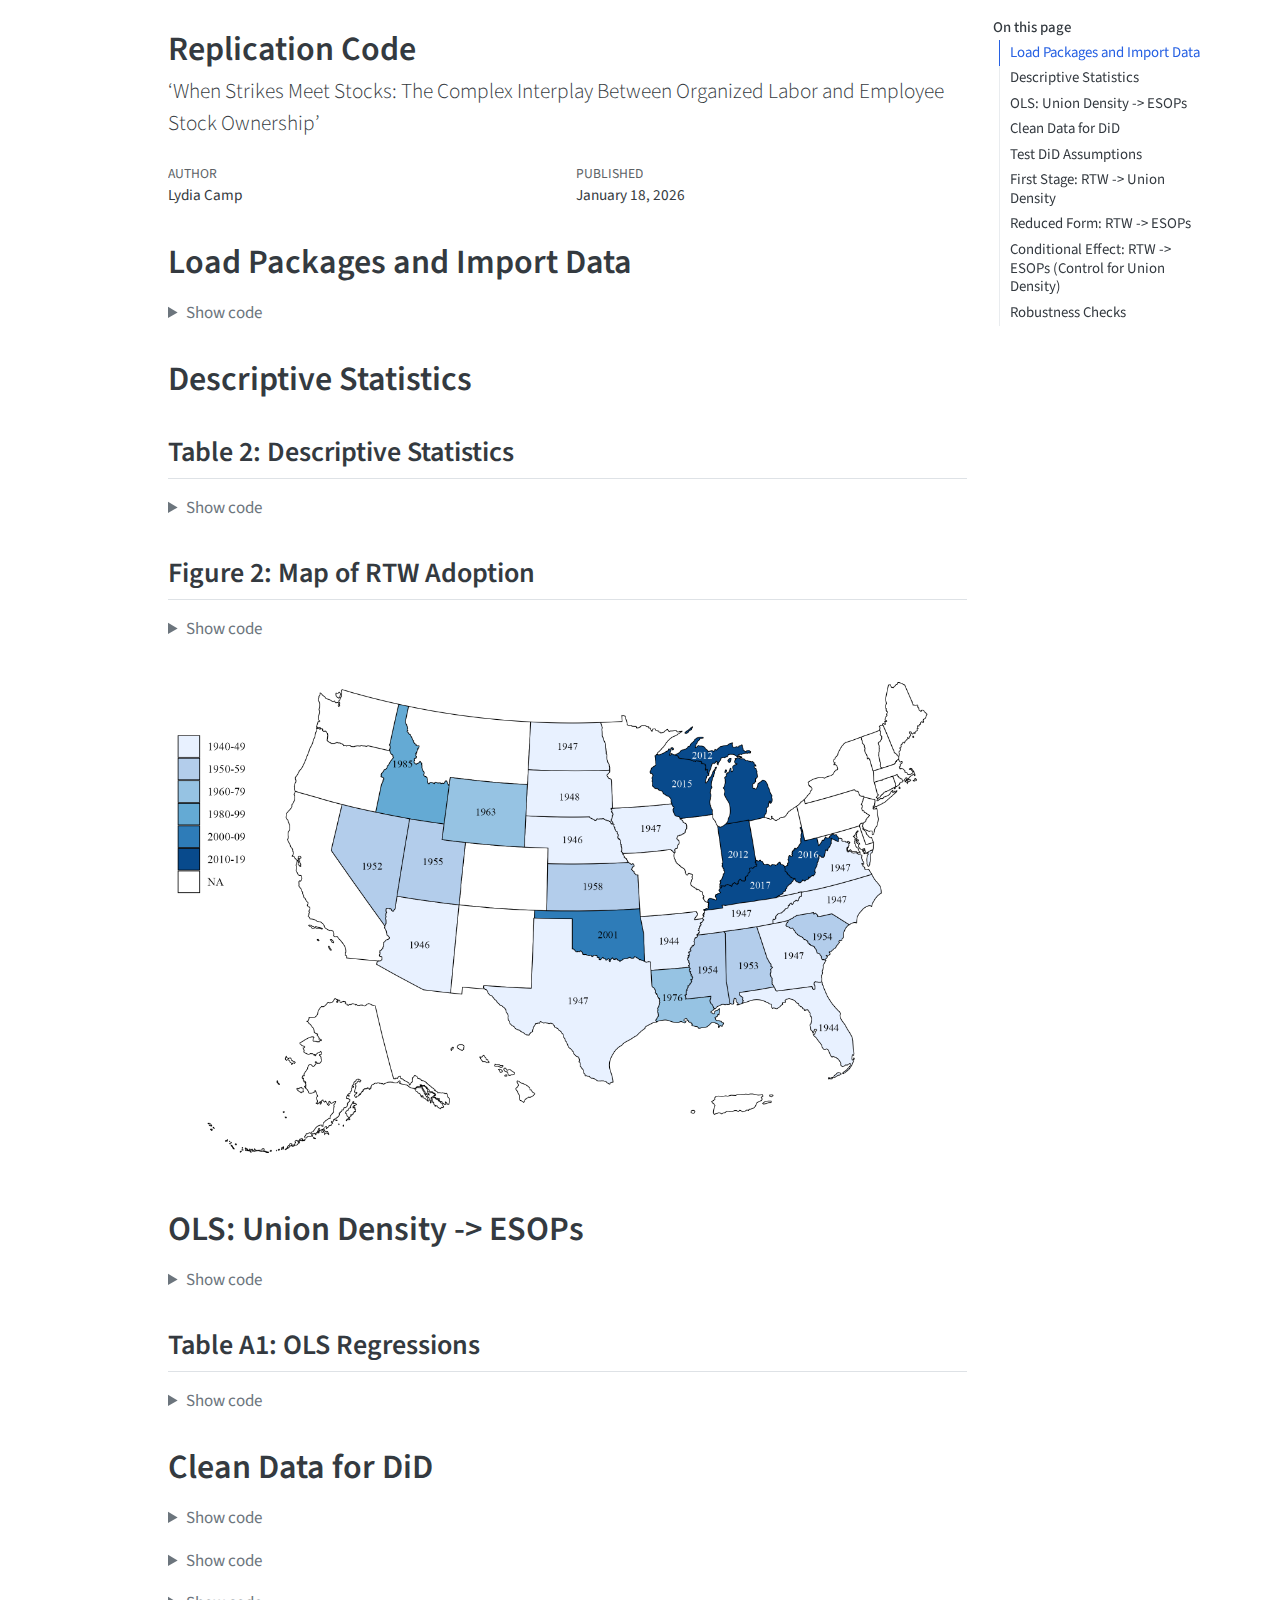
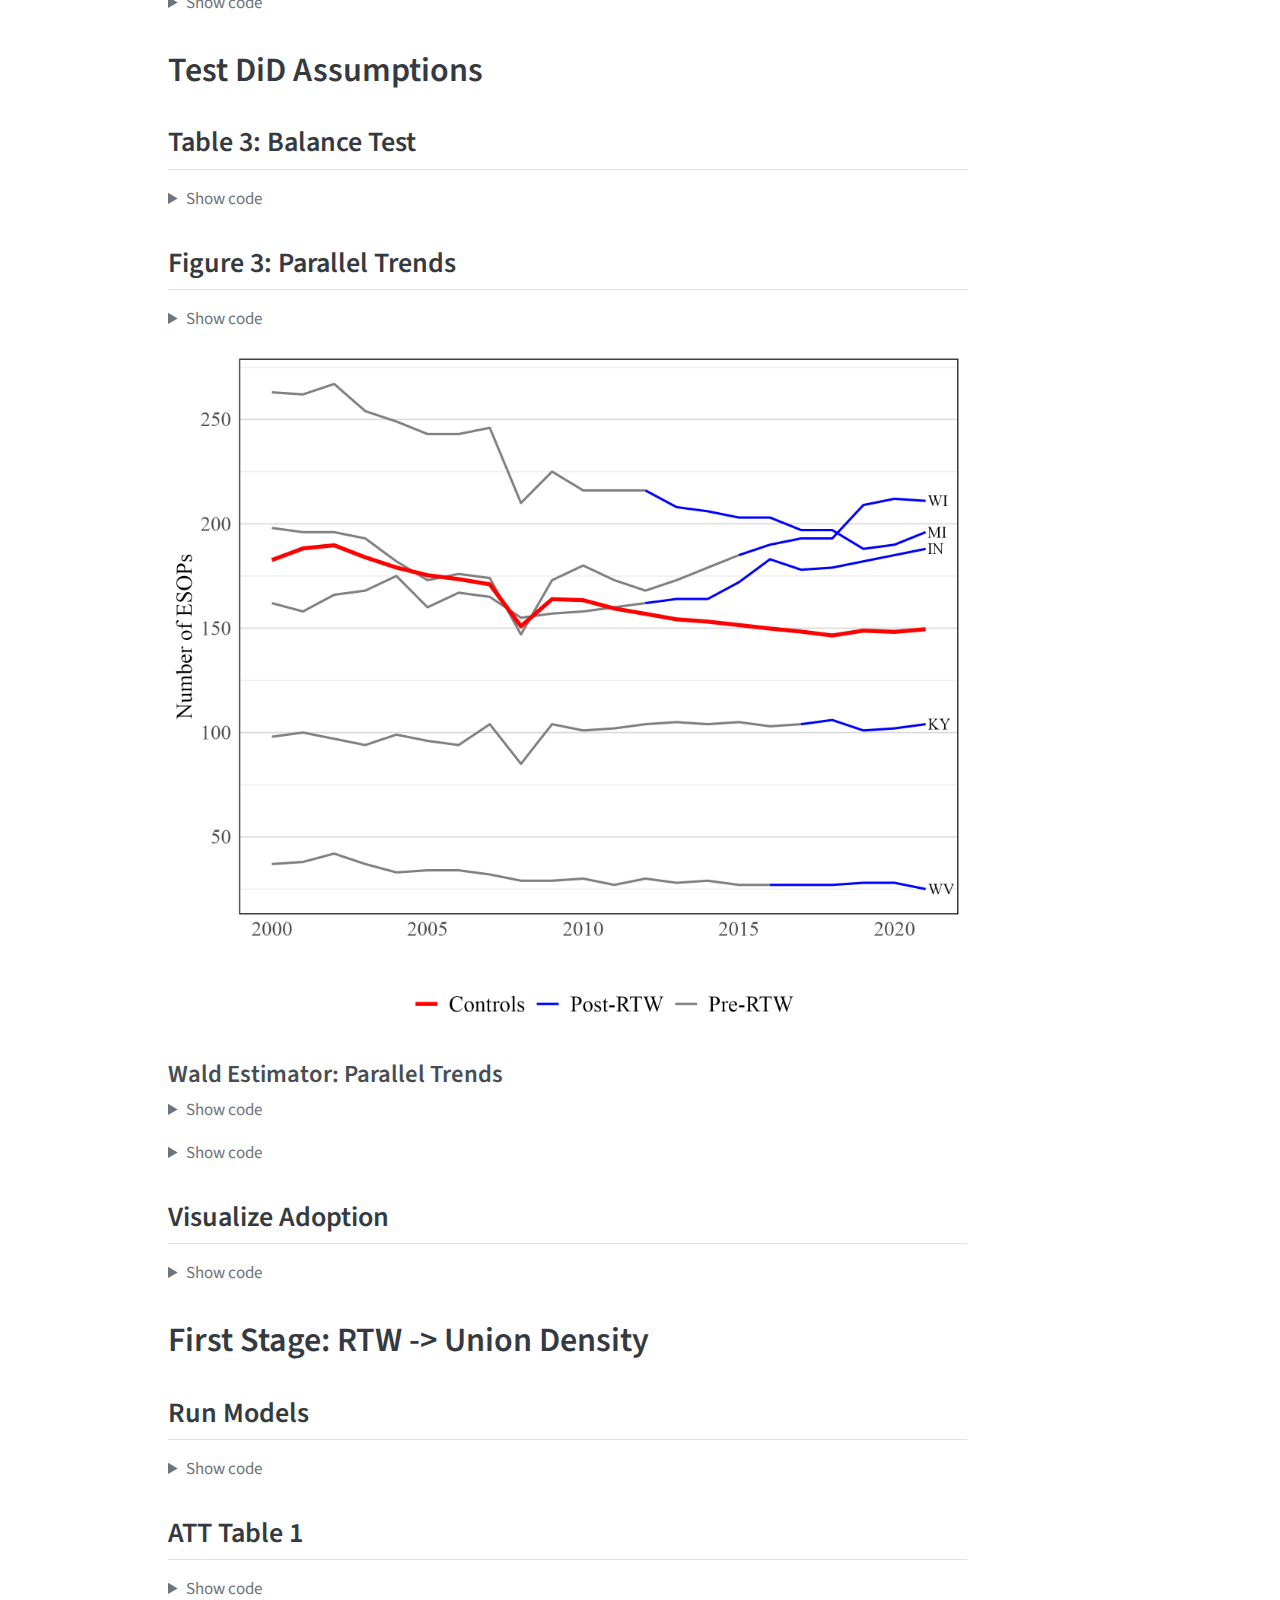
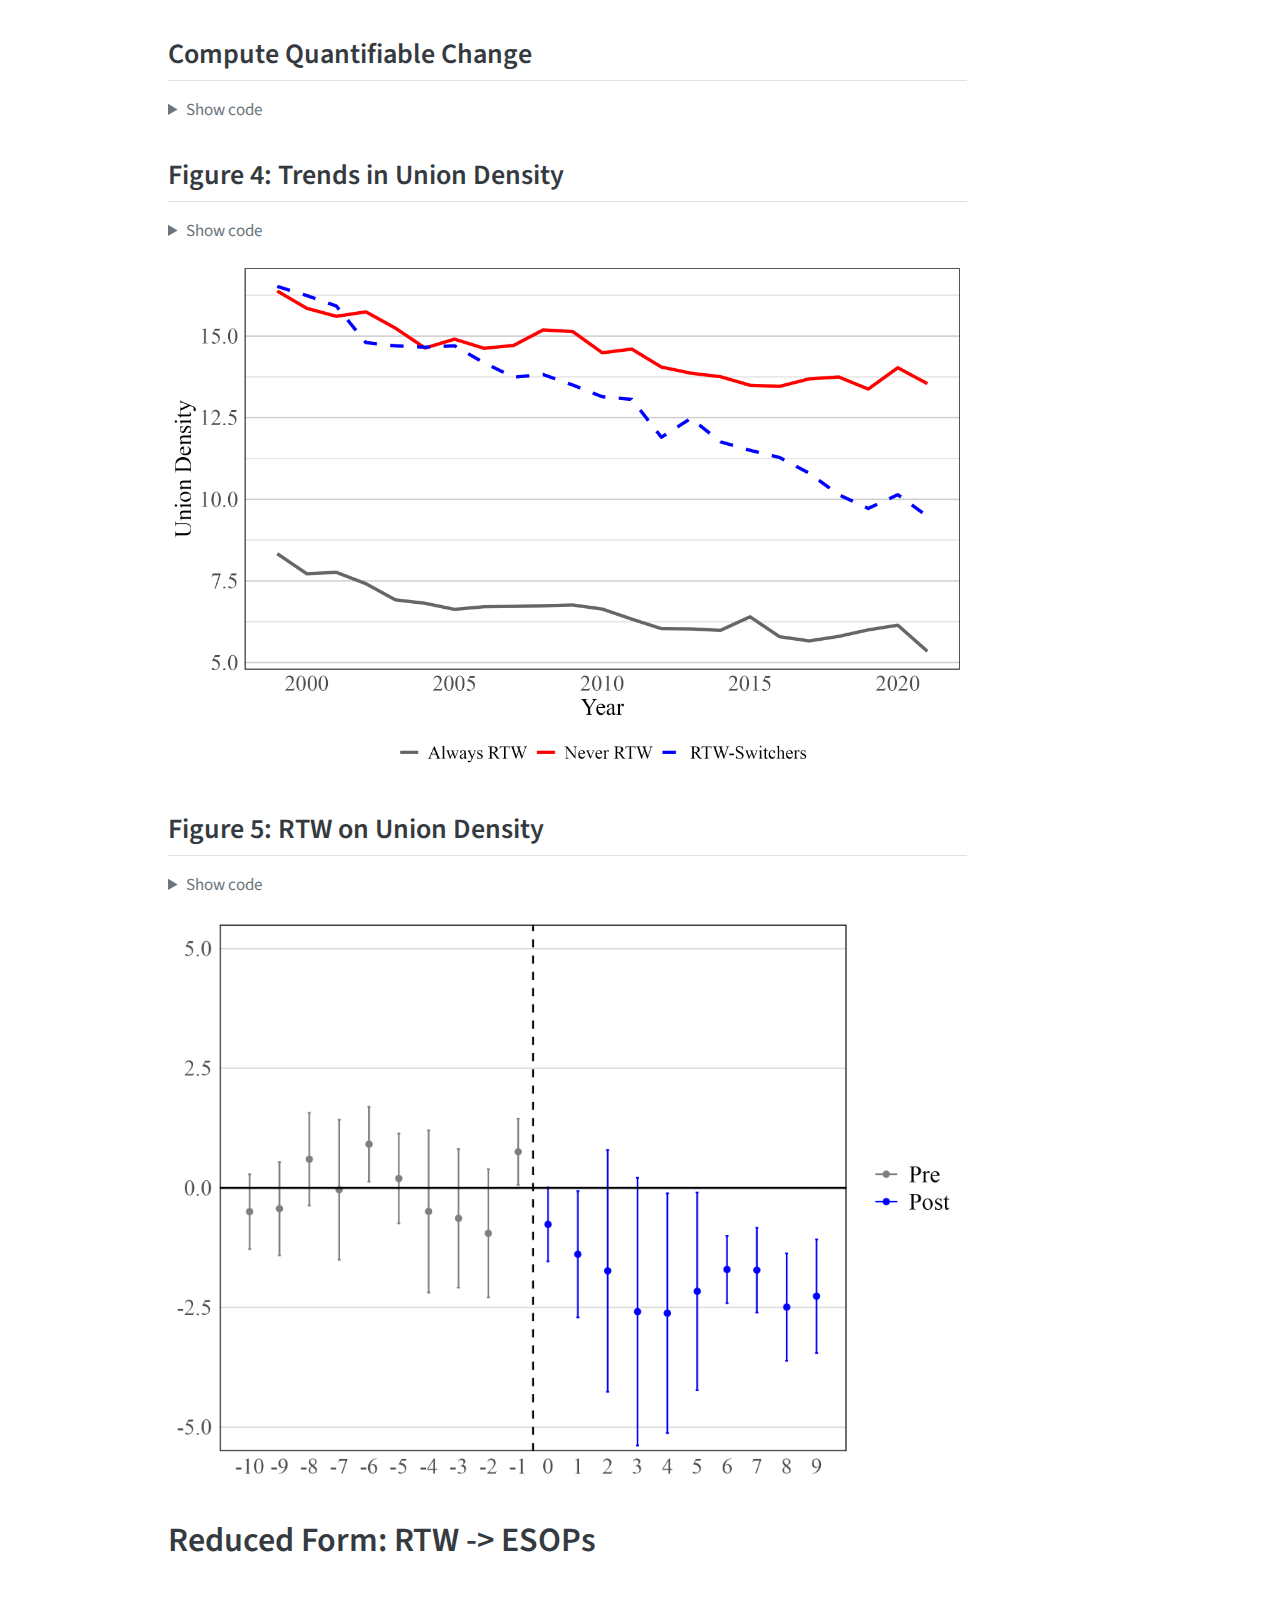
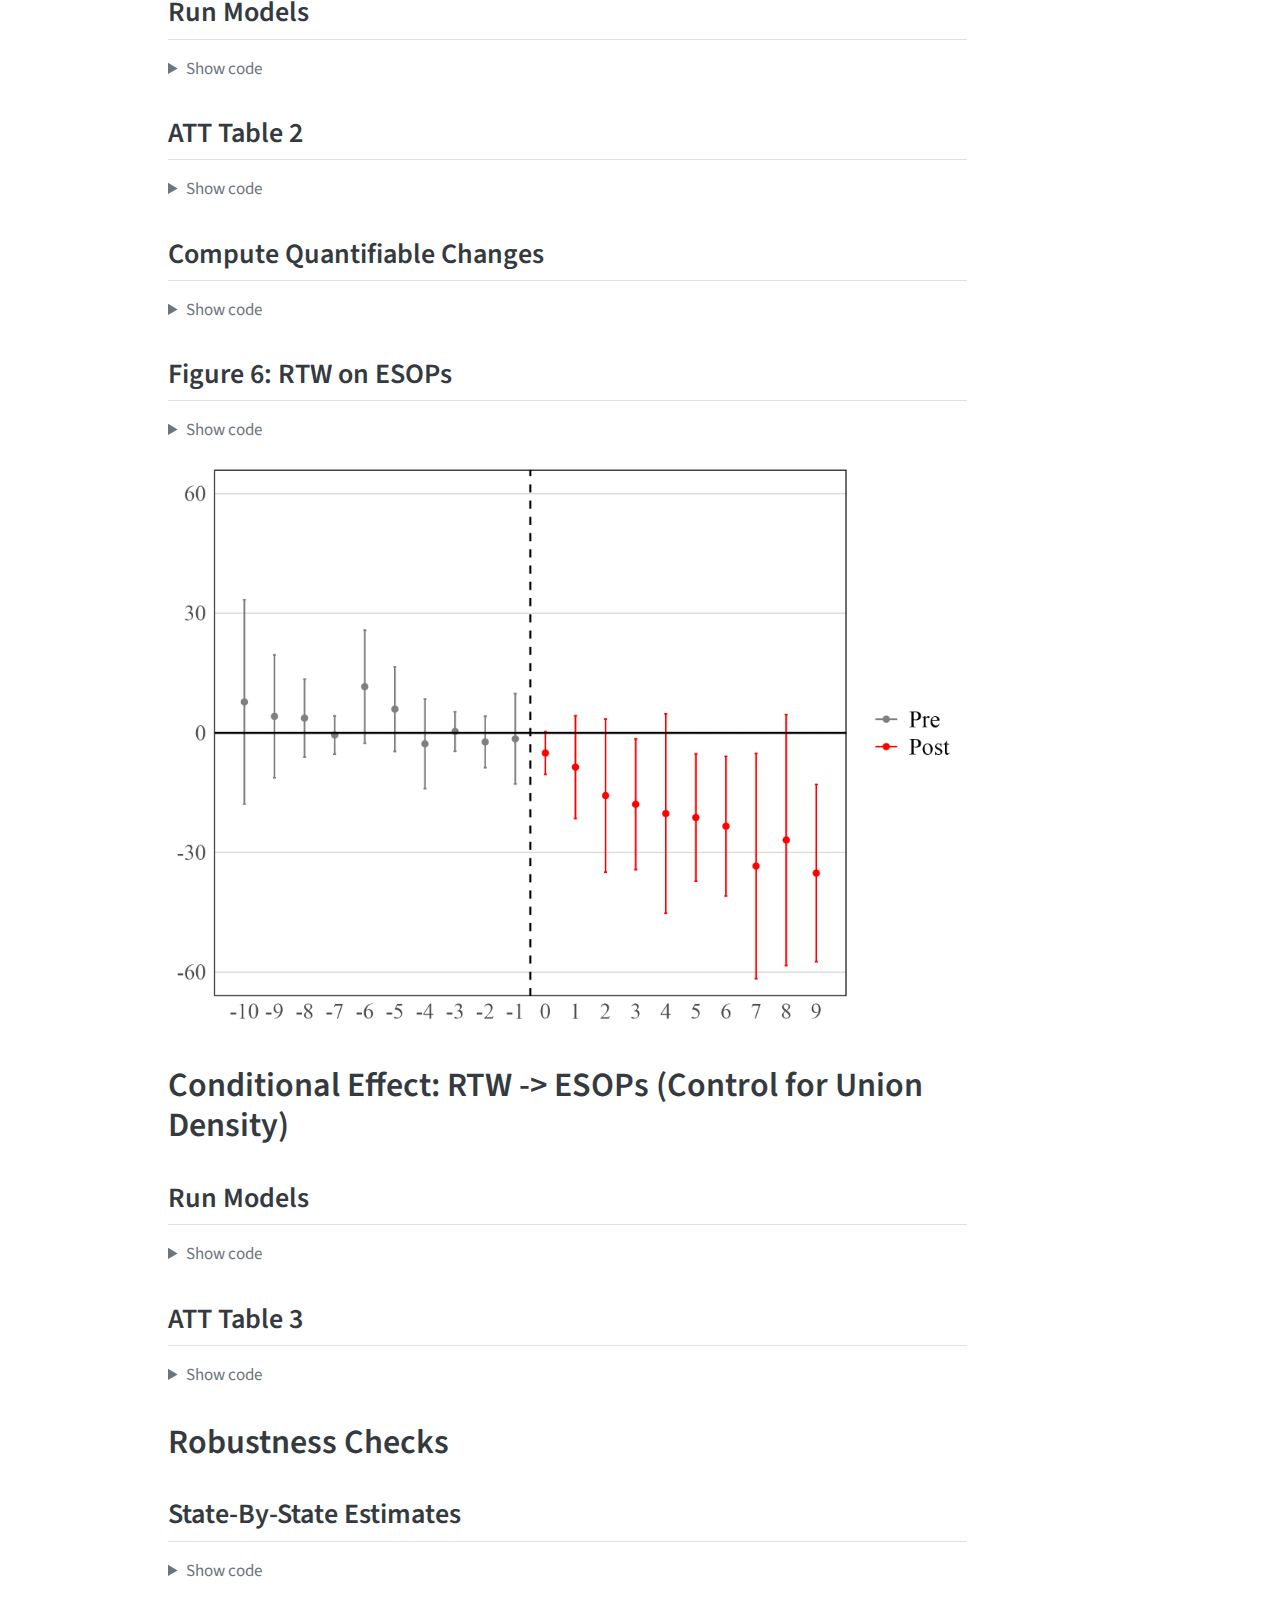
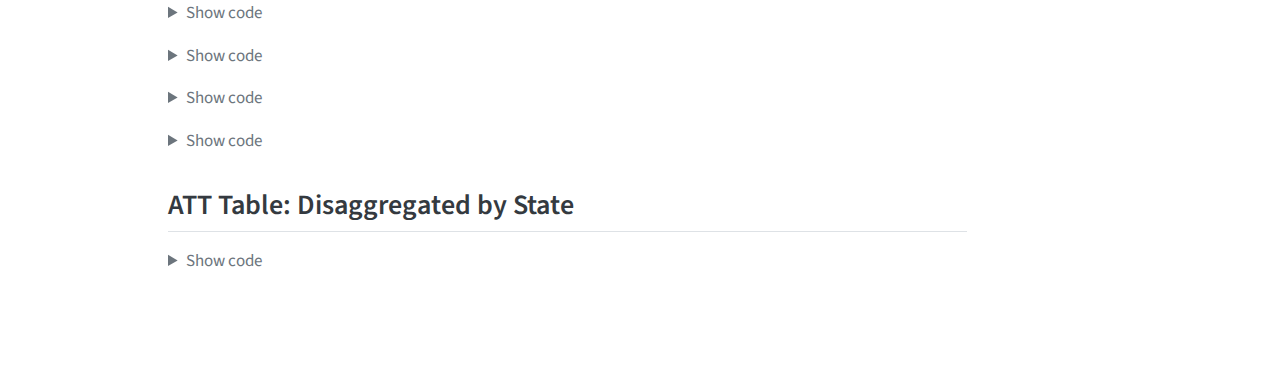
<file: docs/index.html>
<!DOCTYPE html>
<html xmlns="http://www.w3.org/1999/xhtml" lang="en" xml:lang="en"><head>

<meta charset="utf-8">
<meta name="generator" content="quarto-1.8.26">

<meta name="viewport" content="width=device-width, initial-scale=1.0, user-scalable=yes">

<meta name="author" content="Lydia Camp">
<meta name="dcterms.date" content="2026-01-18">

<title>Replication Code</title>
<style>
code{white-space: pre-wrap;}
span.smallcaps{font-variant: small-caps;}
div.columns{display: flex; gap: min(4vw, 1.5em);}
div.column{flex: auto; overflow-x: auto;}
div.hanging-indent{margin-left: 1.5em; text-indent: -1.5em;}
ul.task-list{list-style: none;}
ul.task-list li input[type="checkbox"] {
  width: 0.8em;
  margin: 0 0.8em 0.2em -1em; /* quarto-specific, see https://github.com/quarto-dev/quarto-cli/issues/4556 */ 
  vertical-align: middle;
}
/* CSS for syntax highlighting */
html { -webkit-text-size-adjust: 100%; }
pre > code.sourceCode { white-space: pre; position: relative; }
pre > code.sourceCode > span { display: inline-block; line-height: 1.25; }
pre > code.sourceCode > span:empty { height: 1.2em; }
.sourceCode { overflow: visible; }
code.sourceCode > span { color: inherit; text-decoration: inherit; }
div.sourceCode { margin: 1em 0; }
pre.sourceCode { margin: 0; }
@media screen {
div.sourceCode { overflow: auto; }
}
@media print {
pre > code.sourceCode { white-space: pre-wrap; }
pre > code.sourceCode > span { text-indent: -5em; padding-left: 5em; }
}
pre.numberSource code
  { counter-reset: source-line 0; }
pre.numberSource code > span
  { position: relative; left: -4em; counter-increment: source-line; }
pre.numberSource code > span > a:first-child::before
  { content: counter(source-line);
    position: relative; left: -1em; text-align: right; vertical-align: baseline;
    border: none; display: inline-block;
    -webkit-touch-callout: none; -webkit-user-select: none;
    -khtml-user-select: none; -moz-user-select: none;
    -ms-user-select: none; user-select: none;
    padding: 0 4px; width: 4em;
  }
pre.numberSource { margin-left: 3em;  padding-left: 4px; }
div.sourceCode
  {   }
@media screen {
pre > code.sourceCode > span > a:first-child::before { text-decoration: underline; }
}
</style>


<script src="site_libs/quarto-nav/quarto-nav.js"></script>
<script src="site_libs/clipboard/clipboard.min.js"></script>
<script src="site_libs/quarto-search/autocomplete.umd.js"></script>
<script src="site_libs/quarto-search/fuse.min.js"></script>
<script src="site_libs/quarto-search/quarto-search.js"></script>
<meta name="quarto:offset" content="./">
<script src="site_libs/quarto-html/quarto.js" type="module"></script>
<script src="site_libs/quarto-html/tabsets/tabsets.js" type="module"></script>
<script src="site_libs/quarto-html/axe/axe-check.js" type="module"></script>
<script src="site_libs/quarto-html/popper.min.js"></script>
<script src="site_libs/quarto-html/tippy.umd.min.js"></script>
<script src="site_libs/quarto-html/anchor.min.js"></script>
<link href="site_libs/quarto-html/tippy.css" rel="stylesheet">
<link href="site_libs/quarto-html/quarto-syntax-highlighting-587c61ba64f3a5504c4d52d930310e48.css" rel="stylesheet" id="quarto-text-highlighting-styles">
<script src="site_libs/bootstrap/bootstrap.min.js"></script>
<link href="site_libs/bootstrap/bootstrap-icons.css" rel="stylesheet">
<link href="site_libs/bootstrap/bootstrap-b3b235ae6ba71d6e5c2a90c00144237d.min.css" rel="stylesheet" append-hash="true" id="quarto-bootstrap" data-mode="light">
<script id="quarto-search-options" type="application/json">{
  "location": "sidebar",
  "copy-button": false,
  "collapse-after": 3,
  "panel-placement": "start",
  "type": "textbox",
  "limit": 50,
  "keyboard-shortcut": [
    "f",
    "/",
    "s"
  ],
  "show-item-context": false,
  "language": {
    "search-no-results-text": "No results",
    "search-matching-documents-text": "matching documents",
    "search-copy-link-title": "Copy link to search",
    "search-hide-matches-text": "Hide additional matches",
    "search-more-match-text": "more match in this document",
    "search-more-matches-text": "more matches in this document",
    "search-clear-button-title": "Clear",
    "search-text-placeholder": "",
    "search-detached-cancel-button-title": "Cancel",
    "search-submit-button-title": "Submit",
    "search-label": "Search"
  }
}</script>


</head>

<body class="quarto-light">

<div id="quarto-search-results"></div>
<!-- content -->
<div id="quarto-content" class="quarto-container page-columns page-rows-contents page-layout-article">
<!-- sidebar -->
<!-- margin-sidebar -->
    <div id="quarto-margin-sidebar" class="sidebar margin-sidebar">
        <nav id="TOC" role="doc-toc" class="toc-active">
    <h2 id="toc-title">On this page</h2>
   
  <ul>
  <li><a href="#load-packages-and-import-data" id="toc-load-packages-and-import-data" class="nav-link active" data-scroll-target="#load-packages-and-import-data">Load Packages and Import Data</a></li>
  <li><a href="#descriptive-statistics" id="toc-descriptive-statistics" class="nav-link" data-scroll-target="#descriptive-statistics">Descriptive Statistics</a>
  <ul class="collapse">
  <li><a href="#table-2-descriptive-statistics" id="toc-table-2-descriptive-statistics" class="nav-link" data-scroll-target="#table-2-descriptive-statistics">Table 2: Descriptive Statistics</a></li>
  <li><a href="#figure-2-map-of-rtw-adoption" id="toc-figure-2-map-of-rtw-adoption" class="nav-link" data-scroll-target="#figure-2-map-of-rtw-adoption">Figure 2: Map of RTW Adoption</a></li>
  </ul></li>
  <li><a href="#ols-union-density---esops" id="toc-ols-union-density---esops" class="nav-link" data-scroll-target="#ols-union-density---esops">OLS: Union Density -&gt; ESOPs</a>
  <ul class="collapse">
  <li><a href="#table-a1-ols-regressions" id="toc-table-a1-ols-regressions" class="nav-link" data-scroll-target="#table-a1-ols-regressions">Table A1: OLS Regressions</a></li>
  </ul></li>
  <li><a href="#clean-data-for-did" id="toc-clean-data-for-did" class="nav-link" data-scroll-target="#clean-data-for-did">Clean Data for DiD</a></li>
  <li><a href="#test-did-assumptions" id="toc-test-did-assumptions" class="nav-link" data-scroll-target="#test-did-assumptions">Test DiD Assumptions</a>
  <ul class="collapse">
  <li><a href="#table-3-balance-test" id="toc-table-3-balance-test" class="nav-link" data-scroll-target="#table-3-balance-test">Table 3: Balance Test</a></li>
  <li><a href="#figure-3-parallel-trends" id="toc-figure-3-parallel-trends" class="nav-link" data-scroll-target="#figure-3-parallel-trends">Figure 3: Parallel Trends</a>
  <ul class="collapse">
  <li><a href="#wald-estimator-parallel-trends" id="toc-wald-estimator-parallel-trends" class="nav-link" data-scroll-target="#wald-estimator-parallel-trends">Wald Estimator: Parallel Trends</a></li>
  </ul></li>
  <li><a href="#visualize-adoption" id="toc-visualize-adoption" class="nav-link" data-scroll-target="#visualize-adoption">Visualize Adoption</a></li>
  </ul></li>
  <li><a href="#first-stage-rtw---union-density" id="toc-first-stage-rtw---union-density" class="nav-link" data-scroll-target="#first-stage-rtw---union-density">First Stage: RTW -&gt; Union Density</a>
  <ul class="collapse">
  <li><a href="#run-models" id="toc-run-models" class="nav-link" data-scroll-target="#run-models">Run Models</a></li>
  <li><a href="#att-table-1" id="toc-att-table-1" class="nav-link" data-scroll-target="#att-table-1">ATT Table 1</a></li>
  <li><a href="#compute-quantifiable-change" id="toc-compute-quantifiable-change" class="nav-link" data-scroll-target="#compute-quantifiable-change">Compute Quantifiable Change</a></li>
  <li><a href="#figure-4-trends-in-union-density" id="toc-figure-4-trends-in-union-density" class="nav-link" data-scroll-target="#figure-4-trends-in-union-density">Figure 4: Trends in Union Density</a></li>
  <li><a href="#figure-5-rtw-on-union-density" id="toc-figure-5-rtw-on-union-density" class="nav-link" data-scroll-target="#figure-5-rtw-on-union-density">Figure 5: RTW on Union Density</a></li>
  </ul></li>
  <li><a href="#reduced-form-rtw---esops" id="toc-reduced-form-rtw---esops" class="nav-link" data-scroll-target="#reduced-form-rtw---esops">Reduced Form: RTW -&gt; ESOPs</a>
  <ul class="collapse">
  <li><a href="#run-models-1" id="toc-run-models-1" class="nav-link" data-scroll-target="#run-models-1">Run Models</a></li>
  <li><a href="#att-table-2" id="toc-att-table-2" class="nav-link" data-scroll-target="#att-table-2">ATT Table 2</a></li>
  <li><a href="#compute-quantifiable-changes" id="toc-compute-quantifiable-changes" class="nav-link" data-scroll-target="#compute-quantifiable-changes">Compute Quantifiable Changes</a></li>
  <li><a href="#figure-6-rtw-on-esops" id="toc-figure-6-rtw-on-esops" class="nav-link" data-scroll-target="#figure-6-rtw-on-esops">Figure 6: RTW on ESOPs</a></li>
  </ul></li>
  <li><a href="#conditional-effect-rtw---esops-control-for-union-density" id="toc-conditional-effect-rtw---esops-control-for-union-density" class="nav-link" data-scroll-target="#conditional-effect-rtw---esops-control-for-union-density">Conditional Effect: RTW -&gt; ESOPs (Control for Union Density)</a>
  <ul class="collapse">
  <li><a href="#run-models-2" id="toc-run-models-2" class="nav-link" data-scroll-target="#run-models-2">Run Models</a></li>
  <li><a href="#att-table-3" id="toc-att-table-3" class="nav-link" data-scroll-target="#att-table-3">ATT Table 3</a></li>
  </ul></li>
  <li><a href="#robustness-checks" id="toc-robustness-checks" class="nav-link" data-scroll-target="#robustness-checks">Robustness Checks</a>
  <ul class="collapse">
  <li><a href="#state-by-state-estimates" id="toc-state-by-state-estimates" class="nav-link" data-scroll-target="#state-by-state-estimates">State-By-State Estimates</a></li>
  <li><a href="#att-table-disaggregated-by-state" id="toc-att-table-disaggregated-by-state" class="nav-link" data-scroll-target="#att-table-disaggregated-by-state">ATT Table: Disaggregated by State</a></li>
  </ul></li>
  </ul>
</nav>
    </div>
<!-- main -->
<main class="content" id="quarto-document-content">

<header id="title-block-header" class="quarto-title-block default">
<div class="quarto-title">
<h1 class="title">Replication Code</h1>
<p class="subtitle lead">‘When Strikes Meet Stocks: The Complex Interplay Between Organized Labor and Employee Stock Ownership’</p>
</div>



<div class="quarto-title-meta">

    <div>
    <div class="quarto-title-meta-heading">Author</div>
    <div class="quarto-title-meta-contents">
             <p>Lydia Camp </p>
          </div>
  </div>
    
    <div>
    <div class="quarto-title-meta-heading">Published</div>
    <div class="quarto-title-meta-contents">
      <p class="date">January 18, 2026</p>
    </div>
  </div>
  
    
  </div>
  


</header>


<section id="load-packages-and-import-data" class="level1">
<h1>Load Packages and Import Data</h1>
<div class="cell">
<details class="code-fold">
<summary>Show code</summary>
<div class="code-copy-outer-scaffold"><div class="sourceCode cell-code" id="cb1"><pre class="sourceCode r code-with-copy"><code class="sourceCode r"><span id="cb1-1"><a href="#cb1-1" aria-hidden="true" tabindex="-1"></a><span class="co"># Load Packages</span></span>
<span id="cb1-2"><a href="#cb1-2" aria-hidden="true" tabindex="-1"></a><span class="fu">library</span>(tidyverse)</span>
<span id="cb1-3"><a href="#cb1-3" aria-hidden="true" tabindex="-1"></a><span class="fu">library</span>(lmtest)</span>
<span id="cb1-4"><a href="#cb1-4" aria-hidden="true" tabindex="-1"></a><span class="fu">library</span>(sandwich)</span>
<span id="cb1-5"><a href="#cb1-5" aria-hidden="true" tabindex="-1"></a><span class="fu">library</span>(fixest)</span>
<span id="cb1-6"><a href="#cb1-6" aria-hidden="true" tabindex="-1"></a><span class="fu">library</span>(did)</span>
<span id="cb1-7"><a href="#cb1-7" aria-hidden="true" tabindex="-1"></a><span class="fu">library</span>(panelView)</span>
<span id="cb1-8"><a href="#cb1-8" aria-hidden="true" tabindex="-1"></a><span class="fu">library</span>(car)</span>
<span id="cb1-9"><a href="#cb1-9" aria-hidden="true" tabindex="-1"></a><span class="fu">library</span>(showtext)</span>
<span id="cb1-10"><a href="#cb1-10" aria-hidden="true" tabindex="-1"></a><span class="fu">library</span>(usmap)</span>
<span id="cb1-11"><a href="#cb1-11" aria-hidden="true" tabindex="-1"></a><span class="fu">library</span>(grid)</span>
<span id="cb1-12"><a href="#cb1-12" aria-hidden="true" tabindex="-1"></a><span class="fu">library</span>(data.table)</span>
<span id="cb1-13"><a href="#cb1-13" aria-hidden="true" tabindex="-1"></a><span class="fu">library</span>(FNN)</span>
<span id="cb1-14"><a href="#cb1-14" aria-hidden="true" tabindex="-1"></a><span class="fu">library</span>(stringr)</span>
<span id="cb1-15"><a href="#cb1-15" aria-hidden="true" tabindex="-1"></a><span class="fu">library</span>(plm)</span>
<span id="cb1-16"><a href="#cb1-16" aria-hidden="true" tabindex="-1"></a><span class="fu">library</span>(scales)</span>
<span id="cb1-17"><a href="#cb1-17" aria-hidden="true" tabindex="-1"></a><span class="fu">library</span>(sf)</span>
<span id="cb1-18"><a href="#cb1-18" aria-hidden="true" tabindex="-1"></a><span class="fu">library</span>(modelsummary)</span>
<span id="cb1-19"><a href="#cb1-19" aria-hidden="true" tabindex="-1"></a><span class="fu">library</span>(twfeivdecomp)</span>
<span id="cb1-20"><a href="#cb1-20" aria-hidden="true" tabindex="-1"></a><span class="fu">library</span>(devtools)</span>
<span id="cb1-21"><a href="#cb1-21" aria-hidden="true" tabindex="-1"></a><span class="fu">install_github</span>(<span class="st">"tye27/idid"</span>)</span>
<span id="cb1-22"><a href="#cb1-22" aria-hidden="true" tabindex="-1"></a><span class="fu">library</span>(idid)</span>
<span id="cb1-23"><a href="#cb1-23" aria-hidden="true" tabindex="-1"></a></span>
<span id="cb1-24"><a href="#cb1-24" aria-hidden="true" tabindex="-1"></a><span class="co"># Load Data</span></span>
<span id="cb1-25"><a href="#cb1-25" aria-hidden="true" tabindex="-1"></a><span class="fu">setwd</span>(<span class="st">"your/working/directory"</span>)</span>
<span id="cb1-26"><a href="#cb1-26" aria-hidden="true" tabindex="-1"></a>df <span class="ot">&lt;-</span> <span class="fu">read_csv</span>(<span class="st">"df.csv"</span>)</span>
<span id="cb1-27"><a href="#cb1-27" aria-hidden="true" tabindex="-1"></a></span>
<span id="cb1-28"><a href="#cb1-28" aria-hidden="true" tabindex="-1"></a><span class="co"># Exclude 1999</span></span>
<span id="cb1-29"><a href="#cb1-29" aria-hidden="true" tabindex="-1"></a>state_year <span class="ot">&lt;-</span> df <span class="sc">|&gt;</span> </span>
<span id="cb1-30"><a href="#cb1-30" aria-hidden="true" tabindex="-1"></a>  <span class="fu">filter</span>(year <span class="sc">!=</span> <span class="dv">1999</span>) </span></code></pre></div><button title="Copy to Clipboard" class="code-copy-button"><i class="bi"></i></button></div>
</details>
</div>
</section>
<section id="descriptive-statistics" class="level1">
<h1>Descriptive Statistics</h1>
<section id="table-2-descriptive-statistics" class="level2">
<h2 class="anchored" data-anchor-id="table-2-descriptive-statistics">Table 2: Descriptive Statistics</h2>
<div class="cell">
<details class="code-fold">
<summary>Show code</summary>
<div class="code-copy-outer-scaffold"><div class="sourceCode cell-code" id="cb2"><pre class="sourceCode r code-with-copy"><code class="sourceCode r"><span id="cb2-1"><a href="#cb2-1" aria-hidden="true" tabindex="-1"></a><span class="co"># select variables for descriptives</span></span>
<span id="cb2-2"><a href="#cb2-2" aria-hidden="true" tabindex="-1"></a><span class="fu">options</span>(<span class="at">scipen =</span> <span class="dv">999</span>)</span>
<span id="cb2-3"><a href="#cb2-3" aria-hidden="true" tabindex="-1"></a>vars <span class="ot">&lt;-</span> <span class="fu">c</span>(</span>
<span id="cb2-4"><a href="#cb2-4" aria-hidden="true" tabindex="-1"></a>  <span class="st">"num_esops_form_5500"</span>,</span>
<span id="cb2-5"><a href="#cb2-5" aria-hidden="true" tabindex="-1"></a>  <span class="st">"union_density"</span>,</span>
<span id="cb2-6"><a href="#cb2-6" aria-hidden="true" tabindex="-1"></a>  <span class="st">"num_strikes"</span>,</span>
<span id="cb2-7"><a href="#cb2-7" aria-hidden="true" tabindex="-1"></a>  <span class="st">"left_wing"</span>,</span>
<span id="cb2-8"><a href="#cb2-8" aria-hidden="true" tabindex="-1"></a>  <span class="st">"ln_state_pop"</span>,</span>
<span id="cb2-9"><a href="#cb2-9" aria-hidden="true" tabindex="-1"></a>  <span class="st">"ln_manufact"</span>,</span>
<span id="cb2-10"><a href="#cb2-10" aria-hidden="true" tabindex="-1"></a>  <span class="st">"manufact_per"</span>,</span>
<span id="cb2-11"><a href="#cb2-11" aria-hidden="true" tabindex="-1"></a>  <span class="st">"ln_real_median_in"</span>,</span>
<span id="cb2-12"><a href="#cb2-12" aria-hidden="true" tabindex="-1"></a>  <span class="st">"ln_num_firms"</span></span>
<span id="cb2-13"><a href="#cb2-13" aria-hidden="true" tabindex="-1"></a>)</span>
<span id="cb2-14"><a href="#cb2-14" aria-hidden="true" tabindex="-1"></a></span>
<span id="cb2-15"><a href="#cb2-15" aria-hidden="true" tabindex="-1"></a><span class="co"># calculate N, mean,SD, min, and max</span></span>
<span id="cb2-16"><a href="#cb2-16" aria-hidden="true" tabindex="-1"></a>descriptives <span class="ot">&lt;-</span> state_year <span class="sc">|&gt;</span> </span>
<span id="cb2-17"><a href="#cb2-17" aria-hidden="true" tabindex="-1"></a>  <span class="fu">summarise</span>(<span class="fu">across</span>(<span class="fu">all_of</span>(vars),</span>
<span id="cb2-18"><a href="#cb2-18" aria-hidden="true" tabindex="-1"></a>                   <span class="fu">list</span>(<span class="at">N =</span> <span class="sc">~</span><span class="fu">sum</span>(<span class="sc">!</span><span class="fu">is.na</span>(.)),</span>
<span id="cb2-19"><a href="#cb2-19" aria-hidden="true" tabindex="-1"></a>                        <span class="at">Mean =</span> <span class="sc">~</span><span class="fu">mean</span>(., <span class="at">na.rm=</span><span class="cn">TRUE</span>),</span>
<span id="cb2-20"><a href="#cb2-20" aria-hidden="true" tabindex="-1"></a>                        <span class="at">SD =</span> <span class="sc">~</span><span class="fu">sd</span>(., <span class="at">na.rm=</span><span class="cn">TRUE</span>),</span>
<span id="cb2-21"><a href="#cb2-21" aria-hidden="true" tabindex="-1"></a>                        <span class="at">Min =</span> <span class="sc">~</span><span class="fu">min</span>(., <span class="at">na.rm=</span><span class="cn">TRUE</span>),</span>
<span id="cb2-22"><a href="#cb2-22" aria-hidden="true" tabindex="-1"></a>                        <span class="at">Max =</span> <span class="sc">~</span><span class="fu">max</span>(., <span class="at">na.rm=</span><span class="cn">TRUE</span>)),</span>
<span id="cb2-23"><a href="#cb2-23" aria-hidden="true" tabindex="-1"></a>                   <span class="at">.names =</span> <span class="st">"{.col}_{.fn}"</span>)) <span class="sc">|&gt;</span> </span>
<span id="cb2-24"><a href="#cb2-24" aria-hidden="true" tabindex="-1"></a>  <span class="fu">as.list</span>() <span class="sc">|&gt;</span> </span>
<span id="cb2-25"><a href="#cb2-25" aria-hidden="true" tabindex="-1"></a>  <span class="fu">stack</span>() <span class="sc">|&gt;</span> </span>
<span id="cb2-26"><a href="#cb2-26" aria-hidden="true" tabindex="-1"></a>  tidyr<span class="sc">::</span><span class="fu">separate</span>(ind, <span class="at">into =</span> <span class="fu">c</span>(<span class="st">"Variable"</span>,<span class="st">"Statistic"</span>), <span class="at">sep =</span> <span class="st">"_(?=[^_]+$)"</span>) <span class="sc">|&gt;</span>  </span>
<span id="cb2-27"><a href="#cb2-27" aria-hidden="true" tabindex="-1"></a>  tidyr<span class="sc">::</span><span class="fu">pivot_wider</span>(<span class="at">names_from =</span> Statistic, <span class="at">values_from =</span> values) <span class="co"># format table</span></span>
<span id="cb2-28"><a href="#cb2-28" aria-hidden="true" tabindex="-1"></a></span>
<span id="cb2-29"><a href="#cb2-29" aria-hidden="true" tabindex="-1"></a>descriptives[<span class="sc">-</span><span class="dv">1</span>] <span class="ot">&lt;-</span> <span class="fu">round</span>(descriptives[<span class="sc">-</span><span class="dv">1</span>], <span class="dv">3</span>) <span class="co"># round to the third decimal</span></span>
<span id="cb2-30"><a href="#cb2-30" aria-hidden="true" tabindex="-1"></a></span>
<span id="cb2-31"><a href="#cb2-31" aria-hidden="true" tabindex="-1"></a>descriptives</span></code></pre></div><button title="Copy to Clipboard" class="code-copy-button"><i class="bi"></i></button></div>
</details>
</div>
</section>
<section id="figure-2-map-of-rtw-adoption" class="level2">
<h2 class="anchored" data-anchor-id="figure-2-map-of-rtw-adoption">Figure 2: Map of RTW Adoption</h2>
<div class="cell">
<details class="code-fold">
<summary>Show code</summary>
<div class="code-copy-outer-scaffold"><div class="sourceCode cell-code" id="cb3"><pre class="sourceCode r code-with-copy"><code class="sourceCode r"><span id="cb3-1"><a href="#cb3-1" aria-hidden="true" tabindex="-1"></a><span class="co"># set all years for RTW adoption</span></span>
<span id="cb3-2"><a href="#cb3-2" aria-hidden="true" tabindex="-1"></a>rtw_years <span class="ot">&lt;-</span> <span class="fu">tribble</span>(</span>
<span id="cb3-3"><a href="#cb3-3" aria-hidden="true" tabindex="-1"></a>  <span class="sc">~</span>abbr, <span class="sc">~</span>year,</span>
<span id="cb3-4"><a href="#cb3-4" aria-hidden="true" tabindex="-1"></a>  <span class="st">"AL"</span>, <span class="dv">1953</span>, <span class="st">"AR"</span>, <span class="dv">1944</span>, <span class="st">"AZ"</span>, <span class="dv">1946</span>, <span class="st">"FL"</span>, <span class="dv">1944</span>, <span class="st">"GA"</span>, <span class="dv">1947</span>,</span>
<span id="cb3-5"><a href="#cb3-5" aria-hidden="true" tabindex="-1"></a>  <span class="st">"IA"</span>, <span class="dv">1947</span>, <span class="st">"ID"</span>, <span class="dv">1985</span>, <span class="st">"IN"</span>, <span class="dv">2012</span>, <span class="st">"KS"</span>, <span class="dv">1958</span>, <span class="st">"KY"</span>, <span class="dv">2017</span>,</span>
<span id="cb3-6"><a href="#cb3-6" aria-hidden="true" tabindex="-1"></a>  <span class="st">"LA"</span>, <span class="dv">1976</span>, <span class="st">"MS"</span>, <span class="dv">1954</span>, <span class="st">"NC"</span>, <span class="dv">1947</span>, <span class="st">"ND"</span>, <span class="dv">1947</span>, <span class="st">"NE"</span>, <span class="dv">1946</span>,</span>
<span id="cb3-7"><a href="#cb3-7" aria-hidden="true" tabindex="-1"></a>  <span class="st">"NV"</span>, <span class="dv">1952</span>, <span class="st">"OK"</span>, <span class="dv">2001</span>, <span class="st">"SC"</span>, <span class="dv">1954</span>, <span class="st">"SD"</span>, <span class="dv">1948</span>, <span class="st">"TN"</span>, <span class="dv">1947</span>,</span>
<span id="cb3-8"><a href="#cb3-8" aria-hidden="true" tabindex="-1"></a>  <span class="st">"TX"</span>, <span class="dv">1947</span>, <span class="st">"UT"</span>, <span class="dv">1955</span>, <span class="st">"VA"</span>, <span class="dv">1947</span>, <span class="st">"WI"</span>, <span class="dv">2015</span>, <span class="st">"WV"</span>, <span class="dv">2016</span>,</span>
<span id="cb3-9"><a href="#cb3-9" aria-hidden="true" tabindex="-1"></a>  <span class="st">"WY"</span>, <span class="dv">1963</span>, <span class="st">"MI"</span>, <span class="dv">2012</span></span>
<span id="cb3-10"><a href="#cb3-10" aria-hidden="true" tabindex="-1"></a>) <span class="sc">|&gt;</span></span>
<span id="cb3-11"><a href="#cb3-11" aria-hidden="true" tabindex="-1"></a>  <span class="fu">mutate</span>(</span>
<span id="cb3-12"><a href="#cb3-12" aria-hidden="true" tabindex="-1"></a>    <span class="at">decade =</span> <span class="fu">cut</span>(</span>
<span id="cb3-13"><a href="#cb3-13" aria-hidden="true" tabindex="-1"></a>      year,</span>
<span id="cb3-14"><a href="#cb3-14" aria-hidden="true" tabindex="-1"></a>      <span class="at">breaks =</span> <span class="fu">c</span>(<span class="dv">1939</span>, <span class="dv">1949</span>, <span class="dv">1959</span>, <span class="dv">1979</span>, <span class="dv">1999</span>, <span class="dv">2009</span>, <span class="dv">2019</span>),</span>
<span id="cb3-15"><a href="#cb3-15" aria-hidden="true" tabindex="-1"></a>      <span class="at">labels =</span> <span class="fu">c</span>(<span class="st">"1940-49"</span>, <span class="st">"1950-59"</span>, <span class="st">"1960-79"</span>, <span class="st">"1980-99"</span>, <span class="st">"2000-09"</span>, <span class="st">"2010-19"</span>),</span>
<span id="cb3-16"><a href="#cb3-16" aria-hidden="true" tabindex="-1"></a>      <span class="at">right =</span> <span class="cn">TRUE</span></span>
<span id="cb3-17"><a href="#cb3-17" aria-hidden="true" tabindex="-1"></a>    )</span>
<span id="cb3-18"><a href="#cb3-18" aria-hidden="true" tabindex="-1"></a>  ) <span class="co"># create groups</span></span>
<span id="cb3-19"><a href="#cb3-19" aria-hidden="true" tabindex="-1"></a></span>
<span id="cb3-20"><a href="#cb3-20" aria-hidden="true" tabindex="-1"></a><span class="co"># set U.S. map</span></span>
<span id="cb3-21"><a href="#cb3-21" aria-hidden="true" tabindex="-1"></a>states_poly <span class="ot">&lt;-</span> <span class="fu">us_map</span>(<span class="at">regions =</span> <span class="st">"states"</span>) <span class="sc">|&gt;</span></span>
<span id="cb3-22"><a href="#cb3-22" aria-hidden="true" tabindex="-1"></a>  <span class="fu">st_as_sf</span>(<span class="at">coords =</span> <span class="fu">c</span>(<span class="st">"x"</span>, <span class="st">"y"</span>), <span class="at">crs =</span> <span class="dv">4326</span>, <span class="at">agr =</span> <span class="st">"constant"</span>) <span class="sc">|&gt;</span></span>
<span id="cb3-23"><a href="#cb3-23" aria-hidden="true" tabindex="-1"></a>  <span class="fu">group_by</span>(abbr) <span class="sc">|&gt;</span></span>
<span id="cb3-24"><a href="#cb3-24" aria-hidden="true" tabindex="-1"></a>  <span class="fu">summarise</span>(<span class="at">geometry =</span> <span class="fu">st_union</span>(<span class="fu">st_geometry</span>(.)), <span class="at">.groups =</span> <span class="st">"drop"</span>) <span class="sc">|&gt;</span></span>
<span id="cb3-25"><a href="#cb3-25" aria-hidden="true" tabindex="-1"></a>  <span class="fu">st_as_sf</span>()</span>
<span id="cb3-26"><a href="#cb3-26" aria-hidden="true" tabindex="-1"></a></span>
<span id="cb3-27"><a href="#cb3-27" aria-hidden="true" tabindex="-1"></a><span class="co"># set colors for map</span></span>
<span id="cb3-28"><a href="#cb3-28" aria-hidden="true" tabindex="-1"></a>blues <span class="ot">&lt;-</span> <span class="fu">c</span>(</span>
<span id="cb3-29"><a href="#cb3-29" aria-hidden="true" tabindex="-1"></a>  <span class="st">"1940-49"</span> <span class="ot">=</span> <span class="st">"#E8F1FF"</span>,</span>
<span id="cb3-30"><a href="#cb3-30" aria-hidden="true" tabindex="-1"></a>  <span class="st">"1950-59"</span> <span class="ot">=</span> <span class="st">"#B3CDEB"</span>,</span>
<span id="cb3-31"><a href="#cb3-31" aria-hidden="true" tabindex="-1"></a>  <span class="st">"1960-79"</span> <span class="ot">=</span> <span class="st">"#96C3E3"</span>,</span>
<span id="cb3-32"><a href="#cb3-32" aria-hidden="true" tabindex="-1"></a>  <span class="st">"1980-99"</span> <span class="ot">=</span> <span class="st">"#64AAD4"</span>,</span>
<span id="cb3-33"><a href="#cb3-33" aria-hidden="true" tabindex="-1"></a>  <span class="st">"2000-09"</span> <span class="ot">=</span> <span class="st">"#2E7CB8"</span>,</span>
<span id="cb3-34"><a href="#cb3-34" aria-hidden="true" tabindex="-1"></a>  <span class="st">"2010-19"</span> <span class="ot">=</span> <span class="st">"#084A8C"</span></span>
<span id="cb3-35"><a href="#cb3-35" aria-hidden="true" tabindex="-1"></a>)</span>
<span id="cb3-36"><a href="#cb3-36" aria-hidden="true" tabindex="-1"></a></span>
<span id="cb3-37"><a href="#cb3-37" aria-hidden="true" tabindex="-1"></a>sf_map <span class="ot">&lt;-</span> states_poly <span class="sc">|&gt;</span></span>
<span id="cb3-38"><a href="#cb3-38" aria-hidden="true" tabindex="-1"></a>  <span class="fu">left_join</span>(rtw_years, <span class="at">by =</span> <span class="st">"abbr"</span>) <span class="co"># join data by state abbrev.</span></span>
<span id="cb3-39"><a href="#cb3-39" aria-hidden="true" tabindex="-1"></a></span>
<span id="cb3-40"><a href="#cb3-40" aria-hidden="true" tabindex="-1"></a>labels_sf <span class="ot">&lt;-</span> sf_map <span class="sc">|&gt;</span></span>
<span id="cb3-41"><a href="#cb3-41" aria-hidden="true" tabindex="-1"></a>  <span class="fu">filter</span>(<span class="sc">!</span><span class="fu">is.na</span>(year)) <span class="sc">|&gt;</span></span>
<span id="cb3-42"><a href="#cb3-42" aria-hidden="true" tabindex="-1"></a>  <span class="fu">mutate</span>(</span>
<span id="cb3-43"><a href="#cb3-43" aria-hidden="true" tabindex="-1"></a>    <span class="at">label_pt    =</span> <span class="fu">st_point_on_surface</span>(<span class="fu">st_geometry</span>(.)),</span>
<span id="cb3-44"><a href="#cb3-44" aria-hidden="true" tabindex="-1"></a>    <span class="at">label_color =</span> <span class="fu">if_else</span>(decade <span class="sc">==</span> <span class="st">"2010-19"</span>, <span class="st">"white"</span>, <span class="st">"black"</span>)</span>
<span id="cb3-45"><a href="#cb3-45" aria-hidden="true" tabindex="-1"></a>  ) <span class="co"># add year labels</span></span>
<span id="cb3-46"><a href="#cb3-46" aria-hidden="true" tabindex="-1"></a></span>
<span id="cb3-47"><a href="#cb3-47" aria-hidden="true" tabindex="-1"></a><span class="co"># plot map</span></span>
<span id="cb3-48"><a href="#cb3-48" aria-hidden="true" tabindex="-1"></a>p <span class="ot">&lt;-</span> <span class="fu">ggplot</span>(sf_map) <span class="sc">+</span></span>
<span id="cb3-49"><a href="#cb3-49" aria-hidden="true" tabindex="-1"></a>  <span class="fu">geom_sf</span>(<span class="fu">aes</span>(<span class="at">fill =</span> decade), <span class="at">color =</span> <span class="st">"black"</span>, <span class="at">linewidth =</span> <span class="fl">0.25</span>) <span class="sc">+</span></span>
<span id="cb3-50"><a href="#cb3-50" aria-hidden="true" tabindex="-1"></a>  <span class="fu">geom_sf_text</span>(</span>
<span id="cb3-51"><a href="#cb3-51" aria-hidden="true" tabindex="-1"></a>    <span class="at">data =</span> labels_sf,</span>
<span id="cb3-52"><a href="#cb3-52" aria-hidden="true" tabindex="-1"></a>    <span class="fu">aes</span>(<span class="at">geometry =</span> label_pt, <span class="at">label =</span> year, <span class="at">color =</span> label_color),</span>
<span id="cb3-53"><a href="#cb3-53" aria-hidden="true" tabindex="-1"></a>    <span class="at">family =</span> <span class="st">"Times New Roman"</span>,</span>
<span id="cb3-54"><a href="#cb3-54" aria-hidden="true" tabindex="-1"></a>    <span class="at">size =</span> <span class="fl">2.8</span></span>
<span id="cb3-55"><a href="#cb3-55" aria-hidden="true" tabindex="-1"></a>  ) <span class="sc">+</span></span>
<span id="cb3-56"><a href="#cb3-56" aria-hidden="true" tabindex="-1"></a>  <span class="fu">scale_fill_manual</span>(</span>
<span id="cb3-57"><a href="#cb3-57" aria-hidden="true" tabindex="-1"></a>    <span class="at">values =</span> blues,</span>
<span id="cb3-58"><a href="#cb3-58" aria-hidden="true" tabindex="-1"></a>    <span class="at">na.value =</span> <span class="st">"white"</span>,</span>
<span id="cb3-59"><a href="#cb3-59" aria-hidden="true" tabindex="-1"></a>    <span class="at">drop =</span> <span class="cn">FALSE</span>,</span>
<span id="cb3-60"><a href="#cb3-60" aria-hidden="true" tabindex="-1"></a>    <span class="at">name =</span> <span class="cn">NULL</span></span>
<span id="cb3-61"><a href="#cb3-61" aria-hidden="true" tabindex="-1"></a>  ) <span class="sc">+</span></span>
<span id="cb3-62"><a href="#cb3-62" aria-hidden="true" tabindex="-1"></a>  <span class="fu">scale_color_identity</span>() <span class="sc">+</span></span>
<span id="cb3-63"><a href="#cb3-63" aria-hidden="true" tabindex="-1"></a>  <span class="fu">coord_sf</span>(<span class="at">datum =</span> <span class="cn">NA</span>) <span class="sc">+</span></span>
<span id="cb3-64"><a href="#cb3-64" aria-hidden="true" tabindex="-1"></a>  <span class="fu">theme_void</span>(<span class="at">base_family =</span> <span class="st">"Times New Roman"</span>) <span class="sc">+</span></span>
<span id="cb3-65"><a href="#cb3-65" aria-hidden="true" tabindex="-1"></a>  <span class="fu">theme</span>(</span>
<span id="cb3-66"><a href="#cb3-66" aria-hidden="true" tabindex="-1"></a>    <span class="at">legend.position =</span> <span class="fu">c</span>(<span class="fl">0.05</span>, <span class="fl">0.7</span>)</span>
<span id="cb3-67"><a href="#cb3-67" aria-hidden="true" tabindex="-1"></a>  )</span>
<span id="cb3-68"><a href="#cb3-68" aria-hidden="true" tabindex="-1"></a></span>
<span id="cb3-69"><a href="#cb3-69" aria-hidden="true" tabindex="-1"></a>p</span></code></pre></div><button title="Copy to Clipboard" class="code-copy-button"><i class="bi"></i></button></div>
</details>
</div>
<p><img src="images/rtw_adoption_map.png" class="img-fluid"></p>
</section>
</section>
<section id="ols-union-density---esops" class="level1">
<h1>OLS: Union Density -&gt; ESOPs</h1>
<div class="cell">
<details class="code-fold">
<summary>Show code</summary>
<div class="code-copy-outer-scaffold"><div class="sourceCode cell-code" id="cb4"><pre class="sourceCode r code-with-copy"><code class="sourceCode r"><span id="cb4-1"><a href="#cb4-1" aria-hidden="true" tabindex="-1"></a><span class="co"># Sort the panel</span></span>
<span id="cb4-2"><a href="#cb4-2" aria-hidden="true" tabindex="-1"></a>state_year <span class="ot">&lt;-</span> state_year <span class="sc">|&gt;</span> </span>
<span id="cb4-3"><a href="#cb4-3" aria-hidden="true" tabindex="-1"></a>  <span class="fu">arrange</span>(state, year)</span>
<span id="cb4-4"><a href="#cb4-4" aria-hidden="true" tabindex="-1"></a></span>
<span id="cb4-5"><a href="#cb4-5" aria-hidden="true" tabindex="-1"></a><span class="co"># Lag 4 years</span></span>
<span id="cb4-6"><a href="#cb4-6" aria-hidden="true" tabindex="-1"></a>xm4 <span class="ot">&lt;-</span> <span class="fu">plm</span>(</span>
<span id="cb4-7"><a href="#cb4-7" aria-hidden="true" tabindex="-1"></a>  num_esops_form_5500 <span class="sc">~</span> </span>
<span id="cb4-8"><a href="#cb4-8" aria-hidden="true" tabindex="-1"></a>    <span class="fu">lag</span>(num_esops_form_5500, <span class="dv">4</span>) <span class="sc">+</span></span>
<span id="cb4-9"><a href="#cb4-9" aria-hidden="true" tabindex="-1"></a>    <span class="fu">lag</span>(union_density, <span class="dv">4</span>) <span class="sc">+</span></span>
<span id="cb4-10"><a href="#cb4-10" aria-hidden="true" tabindex="-1"></a>    <span class="fu">lag</span>(<span class="fu">I</span>(union_density<span class="sc">^</span><span class="dv">2</span>), <span class="dv">4</span>) <span class="sc">+</span></span>
<span id="cb4-11"><a href="#cb4-11" aria-hidden="true" tabindex="-1"></a>    <span class="fu">lag</span>(left_wing, <span class="dv">4</span>) <span class="sc">+</span></span>
<span id="cb4-12"><a href="#cb4-12" aria-hidden="true" tabindex="-1"></a>    <span class="fu">lag</span>(manufact_per, <span class="dv">4</span>) <span class="sc">+</span></span>
<span id="cb4-13"><a href="#cb4-13" aria-hidden="true" tabindex="-1"></a>    <span class="fu">lag</span>(<span class="fu">log</span>(real_median_in), <span class="dv">4</span>) <span class="sc">+</span></span>
<span id="cb4-14"><a href="#cb4-14" aria-hidden="true" tabindex="-1"></a>    <span class="fu">lag</span>(<span class="fu">log</span>(state_pop), <span class="dv">4</span>) <span class="sc">+</span></span>
<span id="cb4-15"><a href="#cb4-15" aria-hidden="true" tabindex="-1"></a>    <span class="fu">lag</span>(<span class="fu">log</span>(num_firms), <span class="dv">4</span>),</span>
<span id="cb4-16"><a href="#cb4-16" aria-hidden="true" tabindex="-1"></a>  <span class="at">data   =</span> state_year,</span>
<span id="cb4-17"><a href="#cb4-17" aria-hidden="true" tabindex="-1"></a>  <span class="at">index  =</span> <span class="fu">c</span>(<span class="st">"state"</span>, <span class="st">"year"</span>), <span class="co"># two-way FEs</span></span>
<span id="cb4-18"><a href="#cb4-18" aria-hidden="true" tabindex="-1"></a>  <span class="at">model  =</span> <span class="st">"within"</span>,</span>
<span id="cb4-19"><a href="#cb4-19" aria-hidden="true" tabindex="-1"></a>  <span class="at">effect =</span> <span class="st">"twoways"</span></span>
<span id="cb4-20"><a href="#cb4-20" aria-hidden="true" tabindex="-1"></a>)</span>
<span id="cb4-21"><a href="#cb4-21" aria-hidden="true" tabindex="-1"></a></span>
<span id="cb4-22"><a href="#cb4-22" aria-hidden="true" tabindex="-1"></a><span class="co"># Lag 5 years</span></span>
<span id="cb4-23"><a href="#cb4-23" aria-hidden="true" tabindex="-1"></a>xm5 <span class="ot">&lt;-</span> <span class="fu">plm</span>(</span>
<span id="cb4-24"><a href="#cb4-24" aria-hidden="true" tabindex="-1"></a>  num_esops_form_5500 <span class="sc">~</span> </span>
<span id="cb4-25"><a href="#cb4-25" aria-hidden="true" tabindex="-1"></a>     <span class="fu">lag</span>(num_esops_form_5500, <span class="dv">5</span>) <span class="sc">+</span></span>
<span id="cb4-26"><a href="#cb4-26" aria-hidden="true" tabindex="-1"></a>    <span class="fu">lag</span>(union_density, <span class="dv">5</span>) <span class="sc">+</span></span>
<span id="cb4-27"><a href="#cb4-27" aria-hidden="true" tabindex="-1"></a>    <span class="fu">lag</span>(<span class="fu">I</span>(union_density<span class="sc">^</span><span class="dv">2</span>), <span class="dv">5</span>) <span class="sc">+</span></span>
<span id="cb4-28"><a href="#cb4-28" aria-hidden="true" tabindex="-1"></a>    <span class="fu">lag</span>(left_wing, <span class="dv">5</span>) <span class="sc">+</span></span>
<span id="cb4-29"><a href="#cb4-29" aria-hidden="true" tabindex="-1"></a>    <span class="fu">lag</span>(manufact_per, <span class="dv">5</span>) <span class="sc">+</span></span>
<span id="cb4-30"><a href="#cb4-30" aria-hidden="true" tabindex="-1"></a>    <span class="fu">lag</span>(<span class="fu">log</span>(real_median_in), <span class="dv">5</span>) <span class="sc">+</span></span>
<span id="cb4-31"><a href="#cb4-31" aria-hidden="true" tabindex="-1"></a>    <span class="fu">lag</span>(<span class="fu">log</span>(state_pop), <span class="dv">5</span>) <span class="sc">+</span></span>
<span id="cb4-32"><a href="#cb4-32" aria-hidden="true" tabindex="-1"></a>    <span class="fu">lag</span>(<span class="fu">log</span>(num_firms), <span class="dv">5</span>),</span>
<span id="cb4-33"><a href="#cb4-33" aria-hidden="true" tabindex="-1"></a>  <span class="at">data   =</span> state_year,</span>
<span id="cb4-34"><a href="#cb4-34" aria-hidden="true" tabindex="-1"></a>  <span class="at">index  =</span> <span class="fu">c</span>(<span class="st">"state"</span>, <span class="st">"year"</span>),</span>
<span id="cb4-35"><a href="#cb4-35" aria-hidden="true" tabindex="-1"></a>  <span class="at">model  =</span> <span class="st">"within"</span>,</span>
<span id="cb4-36"><a href="#cb4-36" aria-hidden="true" tabindex="-1"></a>  <span class="at">effect =</span> <span class="st">"twoways"</span></span>
<span id="cb4-37"><a href="#cb4-37" aria-hidden="true" tabindex="-1"></a>)</span>
<span id="cb4-38"><a href="#cb4-38" aria-hidden="true" tabindex="-1"></a></span>
<span id="cb4-39"><a href="#cb4-39" aria-hidden="true" tabindex="-1"></a><span class="co"># Lag 6 years</span></span>
<span id="cb4-40"><a href="#cb4-40" aria-hidden="true" tabindex="-1"></a>xm6 <span class="ot">&lt;-</span> <span class="fu">plm</span>(</span>
<span id="cb4-41"><a href="#cb4-41" aria-hidden="true" tabindex="-1"></a>  num_esops_form_5500 <span class="sc">~</span> </span>
<span id="cb4-42"><a href="#cb4-42" aria-hidden="true" tabindex="-1"></a>    <span class="fu">lag</span>(num_esops_form_5500, <span class="dv">6</span>) <span class="sc">+</span></span>
<span id="cb4-43"><a href="#cb4-43" aria-hidden="true" tabindex="-1"></a>    <span class="fu">lag</span>(union_density, <span class="dv">6</span>) <span class="sc">+</span></span>
<span id="cb4-44"><a href="#cb4-44" aria-hidden="true" tabindex="-1"></a>    <span class="fu">lag</span>(<span class="fu">I</span>(union_density<span class="sc">^</span><span class="dv">2</span>), <span class="dv">6</span>) <span class="sc">+</span></span>
<span id="cb4-45"><a href="#cb4-45" aria-hidden="true" tabindex="-1"></a>    <span class="fu">lag</span>(left_wing, <span class="dv">6</span>) <span class="sc">+</span></span>
<span id="cb4-46"><a href="#cb4-46" aria-hidden="true" tabindex="-1"></a>    <span class="fu">lag</span>(manufact_per, <span class="dv">6</span>) <span class="sc">+</span></span>
<span id="cb4-47"><a href="#cb4-47" aria-hidden="true" tabindex="-1"></a>    <span class="fu">lag</span>(<span class="fu">log</span>(real_median_in), <span class="dv">6</span>) <span class="sc">+</span></span>
<span id="cb4-48"><a href="#cb4-48" aria-hidden="true" tabindex="-1"></a>    <span class="fu">lag</span>(<span class="fu">log</span>(state_pop), <span class="dv">6</span>) <span class="sc">+</span></span>
<span id="cb4-49"><a href="#cb4-49" aria-hidden="true" tabindex="-1"></a>    <span class="fu">lag</span>(<span class="fu">log</span>(num_firms), <span class="dv">6</span>),</span>
<span id="cb4-50"><a href="#cb4-50" aria-hidden="true" tabindex="-1"></a>  <span class="at">data   =</span> state_year,</span>
<span id="cb4-51"><a href="#cb4-51" aria-hidden="true" tabindex="-1"></a>  <span class="at">index  =</span> <span class="fu">c</span>(<span class="st">"state"</span>, <span class="st">"year"</span>),</span>
<span id="cb4-52"><a href="#cb4-52" aria-hidden="true" tabindex="-1"></a>  <span class="at">model  =</span> <span class="st">"within"</span>,</span>
<span id="cb4-53"><a href="#cb4-53" aria-hidden="true" tabindex="-1"></a>  <span class="at">effect =</span> <span class="st">"twoways"</span></span>
<span id="cb4-54"><a href="#cb4-54" aria-hidden="true" tabindex="-1"></a>)</span></code></pre></div><button title="Copy to Clipboard" class="code-copy-button"><i class="bi"></i></button></div>
</details>
</div>
<section id="table-a1-ols-regressions" class="level2">
<h2 class="anchored" data-anchor-id="table-a1-ols-regressions">Table A1: OLS Regressions</h2>
<div class="cell">
<details class="code-fold">
<summary>Show code</summary>
<div class="code-copy-outer-scaffold"><div class="sourceCode cell-code" id="cb5"><pre class="sourceCode r code-with-copy"><code class="sourceCode r"><span id="cb5-1"><a href="#cb5-1" aria-hidden="true" tabindex="-1"></a><span class="co"># Create OLS Model Summary</span></span>
<span id="cb5-2"><a href="#cb5-2" aria-hidden="true" tabindex="-1"></a></span>
<span id="cb5-3"><a href="#cb5-3" aria-hidden="true" tabindex="-1"></a><span class="co"># rename coefficients</span></span>
<span id="cb5-4"><a href="#cb5-4" aria-hidden="true" tabindex="-1"></a>coef_map <span class="ot">&lt;-</span> <span class="fu">c</span>(</span>
<span id="cb5-5"><a href="#cb5-5" aria-hidden="true" tabindex="-1"></a>  <span class="st">"lag(union_density, 4)"</span>      <span class="ot">=</span> <span class="st">"Union density"</span>,</span>
<span id="cb5-6"><a href="#cb5-6" aria-hidden="true" tabindex="-1"></a>  <span class="st">"lag(union_density, 5)"</span>      <span class="ot">=</span> <span class="st">"Union density"</span>,</span>
<span id="cb5-7"><a href="#cb5-7" aria-hidden="true" tabindex="-1"></a>  <span class="st">"lag(union_density, 6)"</span>      <span class="ot">=</span> <span class="st">"Union density"</span>,</span>
<span id="cb5-8"><a href="#cb5-8" aria-hidden="true" tabindex="-1"></a></span>
<span id="cb5-9"><a href="#cb5-9" aria-hidden="true" tabindex="-1"></a>  <span class="st">"lag(I(union_density^2), 4)"</span> <span class="ot">=</span> <span class="st">"Union density$^2$"</span>,</span>
<span id="cb5-10"><a href="#cb5-10" aria-hidden="true" tabindex="-1"></a>  <span class="st">"lag(I(union_density^2), 5)"</span> <span class="ot">=</span> <span class="st">"Union density$^2$"</span>,</span>
<span id="cb5-11"><a href="#cb5-11" aria-hidden="true" tabindex="-1"></a>  <span class="st">"lag(I(union_density^2), 6)"</span> <span class="ot">=</span> <span class="st">"Union density$^2$"</span>,</span>
<span id="cb5-12"><a href="#cb5-12" aria-hidden="true" tabindex="-1"></a></span>
<span id="cb5-13"><a href="#cb5-13" aria-hidden="true" tabindex="-1"></a>  <span class="st">"lag(left_wing, 4)"</span>          <span class="ot">=</span> <span class="st">"Left-wing government"</span>,</span>
<span id="cb5-14"><a href="#cb5-14" aria-hidden="true" tabindex="-1"></a>  <span class="st">"lag(left_wing, 5)"</span>          <span class="ot">=</span> <span class="st">"Left-wing government"</span>,</span>
<span id="cb5-15"><a href="#cb5-15" aria-hidden="true" tabindex="-1"></a>  <span class="st">"lag(left_wing, 6)"</span>          <span class="ot">=</span> <span class="st">"Left-wing government"</span>,</span>
<span id="cb5-16"><a href="#cb5-16" aria-hidden="true" tabindex="-1"></a></span>
<span id="cb5-17"><a href="#cb5-17" aria-hidden="true" tabindex="-1"></a>  <span class="st">"lag(manufact_per, 4)"</span>       <span class="ot">=</span> <span class="st">"Manufacturing employment share"</span>,</span>
<span id="cb5-18"><a href="#cb5-18" aria-hidden="true" tabindex="-1"></a>  <span class="st">"lag(manufact_per, 5)"</span>       <span class="ot">=</span> <span class="st">"Manufacturing employment share"</span>,</span>
<span id="cb5-19"><a href="#cb5-19" aria-hidden="true" tabindex="-1"></a>  <span class="st">"lag(manufact_per, 6)"</span>       <span class="ot">=</span> <span class="st">"Manufacturing employment share"</span>,</span>
<span id="cb5-20"><a href="#cb5-20" aria-hidden="true" tabindex="-1"></a></span>
<span id="cb5-21"><a href="#cb5-21" aria-hidden="true" tabindex="-1"></a>  <span class="st">"lag(log(real_median_in), 4)"</span> <span class="ot">=</span> <span class="st">"Log real median income"</span>,</span>
<span id="cb5-22"><a href="#cb5-22" aria-hidden="true" tabindex="-1"></a>  <span class="st">"lag(log(real_median_in), 5)"</span> <span class="ot">=</span> <span class="st">"Log real median income"</span>,</span>
<span id="cb5-23"><a href="#cb5-23" aria-hidden="true" tabindex="-1"></a>  <span class="st">"lag(log(real_median_in), 6)"</span> <span class="ot">=</span> <span class="st">"Log real median income"</span>,</span>
<span id="cb5-24"><a href="#cb5-24" aria-hidden="true" tabindex="-1"></a></span>
<span id="cb5-25"><a href="#cb5-25" aria-hidden="true" tabindex="-1"></a>  <span class="st">"lag(log(state_pop), 4)"</span>     <span class="ot">=</span> <span class="st">"Log population"</span>,</span>
<span id="cb5-26"><a href="#cb5-26" aria-hidden="true" tabindex="-1"></a>  <span class="st">"lag(log(state_pop), 5)"</span>     <span class="ot">=</span> <span class="st">"Log population"</span>,</span>
<span id="cb5-27"><a href="#cb5-27" aria-hidden="true" tabindex="-1"></a>  <span class="st">"lag(log(state_pop), 6)"</span>     <span class="ot">=</span> <span class="st">"Log population"</span>,</span>
<span id="cb5-28"><a href="#cb5-28" aria-hidden="true" tabindex="-1"></a></span>
<span id="cb5-29"><a href="#cb5-29" aria-hidden="true" tabindex="-1"></a>  <span class="st">"lag(log(num_firms), 4)"</span>     <span class="ot">=</span> <span class="st">"Log number of firms"</span>,</span>
<span id="cb5-30"><a href="#cb5-30" aria-hidden="true" tabindex="-1"></a>  <span class="st">"lag(log(num_firms), 5)"</span>     <span class="ot">=</span> <span class="st">"Log number of firms"</span>,</span>
<span id="cb5-31"><a href="#cb5-31" aria-hidden="true" tabindex="-1"></a>  <span class="st">"lag(log(num_firms), 6)"</span>     <span class="ot">=</span> <span class="st">"Log number of firms"</span>,</span>
<span id="cb5-32"><a href="#cb5-32" aria-hidden="true" tabindex="-1"></a>  </span>
<span id="cb5-33"><a href="#cb5-33" aria-hidden="true" tabindex="-1"></a>  <span class="st">"lag(num_esops_form_5500, 4)"</span> <span class="ot">=</span> <span class="st">"LDV"</span>,</span>
<span id="cb5-34"><a href="#cb5-34" aria-hidden="true" tabindex="-1"></a>  <span class="st">"lag(num_esops_form_5500, 5)"</span> <span class="ot">=</span> <span class="st">"LDV"</span>,</span>
<span id="cb5-35"><a href="#cb5-35" aria-hidden="true" tabindex="-1"></a>  <span class="st">"lag(num_esops_form_5500, 6)"</span> <span class="ot">=</span> <span class="st">"LDV"</span></span>
<span id="cb5-36"><a href="#cb5-36" aria-hidden="true" tabindex="-1"></a>  </span>
<span id="cb5-37"><a href="#cb5-37" aria-hidden="true" tabindex="-1"></a>)</span>
<span id="cb5-38"><a href="#cb5-38" aria-hidden="true" tabindex="-1"></a></span>
<span id="cb5-39"><a href="#cb5-39" aria-hidden="true" tabindex="-1"></a><span class="co"># set models to be included</span></span>
<span id="cb5-40"><a href="#cb5-40" aria-hidden="true" tabindex="-1"></a>models <span class="ot">&lt;-</span> <span class="fu">list</span>(</span>
<span id="cb5-41"><a href="#cb5-41" aria-hidden="true" tabindex="-1"></a>  <span class="st">"Lag 4 Years"</span> <span class="ot">=</span> xm4,</span>
<span id="cb5-42"><a href="#cb5-42" aria-hidden="true" tabindex="-1"></a>  <span class="st">"Lag 5 Years"</span> <span class="ot">=</span> xm5,</span>
<span id="cb5-43"><a href="#cb5-43" aria-hidden="true" tabindex="-1"></a>  <span class="st">"Lag 6 Years"</span> <span class="ot">=</span> xm6</span>
<span id="cb5-44"><a href="#cb5-44" aria-hidden="true" tabindex="-1"></a>)</span>
<span id="cb5-45"><a href="#cb5-45" aria-hidden="true" tabindex="-1"></a></span>
<span id="cb5-46"><a href="#cb5-46" aria-hidden="true" tabindex="-1"></a><span class="co"># add rows for FE</span></span>
<span id="cb5-47"><a href="#cb5-47" aria-hidden="true" tabindex="-1"></a>fe_rows <span class="ot">&lt;-</span> <span class="fu">data.frame</span>(</span>
<span id="cb5-48"><a href="#cb5-48" aria-hidden="true" tabindex="-1"></a>  <span class="at">term =</span> <span class="fu">c</span>(<span class="st">"State FE"</span>, <span class="st">"Year FE"</span>),</span>
<span id="cb5-49"><a href="#cb5-49" aria-hidden="true" tabindex="-1"></a>  <span class="st">`</span><span class="at">Lag 4 Years</span><span class="st">`</span> <span class="ot">=</span> <span class="fu">c</span>(<span class="st">"✓"</span>, <span class="st">"✓"</span>),</span>
<span id="cb5-50"><a href="#cb5-50" aria-hidden="true" tabindex="-1"></a>  <span class="st">`</span><span class="at">Lag 5 Years</span><span class="st">`</span> <span class="ot">=</span> <span class="fu">c</span>(<span class="st">"✓"</span>, <span class="st">"✓"</span>),</span>
<span id="cb5-51"><a href="#cb5-51" aria-hidden="true" tabindex="-1"></a>  <span class="st">`</span><span class="at">Lag 6 Years</span><span class="st">`</span> <span class="ot">=</span> <span class="fu">c</span>(<span class="st">"✓"</span>, <span class="st">"✓"</span>),</span>
<span id="cb5-52"><a href="#cb5-52" aria-hidden="true" tabindex="-1"></a>  <span class="at">stringsAsFactors =</span> <span class="cn">FALSE</span></span>
<span id="cb5-53"><a href="#cb5-53" aria-hidden="true" tabindex="-1"></a>)</span>
<span id="cb5-54"><a href="#cb5-54" aria-hidden="true" tabindex="-1"></a></span>
<span id="cb5-55"><a href="#cb5-55" aria-hidden="true" tabindex="-1"></a><span class="co"># create table</span></span>
<span id="cb5-56"><a href="#cb5-56" aria-hidden="true" tabindex="-1"></a><span class="fu">modelsummary</span>(</span>
<span id="cb5-57"><a href="#cb5-57" aria-hidden="true" tabindex="-1"></a>  models,</span>
<span id="cb5-58"><a href="#cb5-58" aria-hidden="true" tabindex="-1"></a>  <span class="at">coef_rename =</span> coef_map,</span>
<span id="cb5-59"><a href="#cb5-59" aria-hidden="true" tabindex="-1"></a>  <span class="at">stars =</span> <span class="cn">TRUE</span>,</span>
<span id="cb5-60"><a href="#cb5-60" aria-hidden="true" tabindex="-1"></a>  <span class="at">statistic =</span> <span class="st">"std.error"</span>,</span>
<span id="cb5-61"><a href="#cb5-61" aria-hidden="true" tabindex="-1"></a>  <span class="at">add_rows =</span> fe_rows,</span>
<span id="cb5-62"><a href="#cb5-62" aria-hidden="true" tabindex="-1"></a> <span class="at">gof_map =</span> <span class="fu">c</span>(<span class="st">"nobs"</span>, <span class="st">"r.squared"</span>)</span>
<span id="cb5-63"><a href="#cb5-63" aria-hidden="true" tabindex="-1"></a>)</span></code></pre></div><button title="Copy to Clipboard" class="code-copy-button"><i class="bi"></i></button></div>
</details>
</div>
</section>
</section>
<section id="clean-data-for-did" class="level1">
<h1>Clean Data for DiD</h1>
<div class="cell">
<details class="code-fold">
<summary>Show code</summary>
<div class="code-copy-outer-scaffold"><div class="sourceCode cell-code" id="cb6"><pre class="sourceCode r code-with-copy"><code class="sourceCode r"><span id="cb6-1"><a href="#cb6-1" aria-hidden="true" tabindex="-1"></a><span class="co"># Create RTW year variable (1 if always, 0 if never, 0 or 1 if switch)</span></span>
<span id="cb6-2"><a href="#cb6-2" aria-hidden="true" tabindex="-1"></a>state_year <span class="ot">&lt;-</span> df <span class="sc">|&gt;</span> </span>
<span id="cb6-3"><a href="#cb6-3" aria-hidden="true" tabindex="-1"></a>  <span class="fu">group_by</span>(state) <span class="sc">|&gt;</span> </span>
<span id="cb6-4"><a href="#cb6-4" aria-hidden="true" tabindex="-1"></a>  <span class="fu">mutate</span>(</span>
<span id="cb6-5"><a href="#cb6-5" aria-hidden="true" tabindex="-1"></a>    <span class="at">rtw_year =</span> <span class="fu">ifelse</span>(</span>
<span id="cb6-6"><a href="#cb6-6" aria-hidden="true" tabindex="-1"></a>      <span class="fu">any</span>(rtw <span class="sc">==</span> <span class="dv">1</span>),</span>
<span id="cb6-7"><a href="#cb6-7" aria-hidden="true" tabindex="-1"></a>      <span class="fu">min</span>(year[rtw <span class="sc">==</span> <span class="dv">1</span>], <span class="at">na.rm =</span> <span class="cn">TRUE</span>),</span>
<span id="cb6-8"><a href="#cb6-8" aria-hidden="true" tabindex="-1"></a>      <span class="cn">NA_integer_</span></span>
<span id="cb6-9"><a href="#cb6-9" aria-hidden="true" tabindex="-1"></a>    )</span>
<span id="cb6-10"><a href="#cb6-10" aria-hidden="true" tabindex="-1"></a>  ) <span class="sc">|&gt;</span> </span>
<span id="cb6-11"><a href="#cb6-11" aria-hidden="true" tabindex="-1"></a>  <span class="fu">ungroup</span>()</span>
<span id="cb6-12"><a href="#cb6-12" aria-hidden="true" tabindex="-1"></a></span>
<span id="cb6-13"><a href="#cb6-13" aria-hidden="true" tabindex="-1"></a><span class="co"># Create groups</span></span>
<span id="cb6-14"><a href="#cb6-14" aria-hidden="true" tabindex="-1"></a>state_year <span class="ot">&lt;-</span> state_year <span class="sc">|&gt;</span> </span>
<span id="cb6-15"><a href="#cb6-15" aria-hidden="true" tabindex="-1"></a>  <span class="fu">group_by</span>(state) <span class="sc">|&gt;</span> </span>
<span id="cb6-16"><a href="#cb6-16" aria-hidden="true" tabindex="-1"></a>  <span class="fu">mutate</span>(</span>
<span id="cb6-17"><a href="#cb6-17" aria-hidden="true" tabindex="-1"></a>    <span class="at">ever_treated   =</span> <span class="fu">any</span>(rtw <span class="sc">==</span> <span class="dv">1</span>),</span>
<span id="cb6-18"><a href="#cb6-18" aria-hidden="true" tabindex="-1"></a>    <span class="at">never_treated  =</span> <span class="fu">all</span>(rtw <span class="sc">==</span> <span class="dv">0</span>),</span>
<span id="cb6-19"><a href="#cb6-19" aria-hidden="true" tabindex="-1"></a>    <span class="at">always_treated =</span> <span class="fu">all</span>(rtw <span class="sc">==</span> <span class="dv">1</span>),</span>
<span id="cb6-20"><a href="#cb6-20" aria-hidden="true" tabindex="-1"></a>    <span class="at">switcher       =</span> ever_treated <span class="sc">&amp;</span> <span class="sc">!</span>always_treated</span>
<span id="cb6-21"><a href="#cb6-21" aria-hidden="true" tabindex="-1"></a>  ) <span class="sc">|&gt;</span> </span>
<span id="cb6-22"><a href="#cb6-22" aria-hidden="true" tabindex="-1"></a>  <span class="fu">ungroup</span>()</span>
<span id="cb6-23"><a href="#cb6-23" aria-hidden="true" tabindex="-1"></a></span>
<span id="cb6-24"><a href="#cb6-24" aria-hidden="true" tabindex="-1"></a>state_year <span class="ot">&lt;-</span> state_year <span class="sc">|&gt;</span> </span>
<span id="cb6-25"><a href="#cb6-25" aria-hidden="true" tabindex="-1"></a>  <span class="fu">mutate</span>(</span>
<span id="cb6-26"><a href="#cb6-26" aria-hidden="true" tabindex="-1"></a>    <span class="at">treated_it =</span> <span class="fu">ifelse</span>(<span class="sc">!</span><span class="fu">is.na</span>(rtw_year) <span class="sc">&amp;</span> year <span class="sc">&gt;=</span> rtw_year, <span class="dv">1</span>L, <span class="dv">0</span>L),</span>
<span id="cb6-27"><a href="#cb6-27" aria-hidden="true" tabindex="-1"></a>    <span class="at">event_time =</span> year <span class="sc">-</span> rtw_year</span>
<span id="cb6-28"><a href="#cb6-28" aria-hidden="true" tabindex="-1"></a>  )</span>
<span id="cb6-29"><a href="#cb6-29" aria-hidden="true" tabindex="-1"></a></span>
<span id="cb6-30"><a href="#cb6-30" aria-hidden="true" tabindex="-1"></a><span class="co"># drop always treated</span></span>
<span id="cb6-31"><a href="#cb6-31" aria-hidden="true" tabindex="-1"></a>did_data <span class="ot">&lt;-</span> state_year <span class="sc">|&gt;</span> </span>
<span id="cb6-32"><a href="#cb6-32" aria-hidden="true" tabindex="-1"></a>  <span class="fu">filter</span>(<span class="sc">!</span>state <span class="sc">%in%</span> <span class="fu">c</span>(<span class="st">"NE"</span>, <span class="st">"MO"</span>)) <span class="sc">|&gt;</span> </span>
<span id="cb6-33"><a href="#cb6-33" aria-hidden="true" tabindex="-1"></a>  <span class="fu">group_by</span>(state) <span class="sc">|&gt;</span> </span>
<span id="cb6-34"><a href="#cb6-34" aria-hidden="true" tabindex="-1"></a>  <span class="fu">mutate</span>(<span class="at">always_treated =</span> <span class="fu">all</span>(rtw <span class="sc">==</span> <span class="dv">1</span>)) <span class="sc">|&gt;</span> </span>
<span id="cb6-35"><a href="#cb6-35" aria-hidden="true" tabindex="-1"></a>  <span class="fu">ungroup</span>() <span class="sc">|&gt;</span> </span>
<span id="cb6-36"><a href="#cb6-36" aria-hidden="true" tabindex="-1"></a>  <span class="fu">filter</span>(<span class="sc">!</span>always_treated)</span></code></pre></div><button title="Copy to Clipboard" class="code-copy-button"><i class="bi"></i></button></div>
</details>
</div>
<div class="cell">
<details class="code-fold">
<summary>Show code</summary>
<div class="code-copy-outer-scaffold"><div class="sourceCode cell-code" id="cb7"><pre class="sourceCode r code-with-copy"><code class="sourceCode r"><span id="cb7-1"><a href="#cb7-1" aria-hidden="true" tabindex="-1"></a><span class="co"># Drop Oklahoma</span></span>
<span id="cb7-2"><a href="#cb7-2" aria-hidden="true" tabindex="-1"></a>did_data <span class="ot">&lt;-</span> did_data <span class="sc">|&gt;</span> </span>
<span id="cb7-3"><a href="#cb7-3" aria-hidden="true" tabindex="-1"></a>  <span class="fu">filter</span>(state <span class="sc">!=</span><span class="st">"OK"</span>)</span>
<span id="cb7-4"><a href="#cb7-4" aria-hidden="true" tabindex="-1"></a></span>
<span id="cb7-5"><a href="#cb7-5" aria-hidden="true" tabindex="-1"></a><span class="co"># Give all never adopters a value of 0 for comparison</span></span>
<span id="cb7-6"><a href="#cb7-6" aria-hidden="true" tabindex="-1"></a>did_data <span class="ot">&lt;-</span> did_data <span class="sc">|&gt;</span></span>
<span id="cb7-7"><a href="#cb7-7" aria-hidden="true" tabindex="-1"></a>  <span class="fu">mutate</span>(</span>
<span id="cb7-8"><a href="#cb7-8" aria-hidden="true" tabindex="-1"></a>    <span class="at">rtw_year =</span> <span class="fu">ifelse</span>(<span class="fu">is.na</span>(rtw_year), <span class="dv">0</span>, rtw_year)</span>
<span id="cb7-9"><a href="#cb7-9" aria-hidden="true" tabindex="-1"></a>  )</span>
<span id="cb7-10"><a href="#cb7-10" aria-hidden="true" tabindex="-1"></a></span>
<span id="cb7-11"><a href="#cb7-11" aria-hidden="true" tabindex="-1"></a><span class="co"># Add ID for state unique identifier</span></span>
<span id="cb7-12"><a href="#cb7-12" aria-hidden="true" tabindex="-1"></a>did_data<span class="sc">$</span>id <span class="ot">&lt;-</span> <span class="fu">as.integer</span>(<span class="fu">factor</span>(did_data<span class="sc">$</span>state))</span>
<span id="cb7-13"><a href="#cb7-13" aria-hidden="true" tabindex="-1"></a></span>
<span id="cb7-14"><a href="#cb7-14" aria-hidden="true" tabindex="-1"></a><span class="co"># Remove 1999 (again for this data)</span></span>
<span id="cb7-15"><a href="#cb7-15" aria-hidden="true" tabindex="-1"></a>did_data2 <span class="ot">&lt;-</span> did_data <span class="sc">|&gt;</span> </span>
<span id="cb7-16"><a href="#cb7-16" aria-hidden="true" tabindex="-1"></a>  <span class="fu">filter</span>(year <span class="sc">!=</span><span class="dv">1999</span>)</span></code></pre></div><button title="Copy to Clipboard" class="code-copy-button"><i class="bi"></i></button></div>
</details>
</div>
<div class="cell">
<details class="code-fold">
<summary>Show code</summary>
<div class="code-copy-outer-scaffold"><div class="sourceCode cell-code" id="cb8"><pre class="sourceCode r code-with-copy"><code class="sourceCode r"><span id="cb8-1"><a href="#cb8-1" aria-hidden="true" tabindex="-1"></a><span class="co"># Lag Controls</span></span>
<span id="cb8-2"><a href="#cb8-2" aria-hidden="true" tabindex="-1"></a>did_data2 <span class="ot">&lt;-</span> did_data2 <span class="sc">|&gt;</span> </span>
<span id="cb8-3"><a href="#cb8-3" aria-hidden="true" tabindex="-1"></a>  <span class="fu">arrange</span>(id, year) <span class="sc">|&gt;</span> </span>
<span id="cb8-4"><a href="#cb8-4" aria-hidden="true" tabindex="-1"></a>  <span class="fu">group_by</span>(id) <span class="sc">|&gt;</span> </span>
<span id="cb8-5"><a href="#cb8-5" aria-hidden="true" tabindex="-1"></a>  <span class="fu">mutate</span>(</span>
<span id="cb8-6"><a href="#cb8-6" aria-hidden="true" tabindex="-1"></a>    <span class="at">ln_state_pop_l1 =</span> <span class="fu">lag</span>(ln_state_pop, <span class="dv">1</span>),</span>
<span id="cb8-7"><a href="#cb8-7" aria-hidden="true" tabindex="-1"></a>    <span class="at">manufact_per_l1   =</span> <span class="fu">lag</span>(manufact_per, <span class="dv">1</span>),</span>
<span id="cb8-8"><a href="#cb8-8" aria-hidden="true" tabindex="-1"></a>    <span class="at">ln_real_median_in_l1 =</span> <span class="fu">lag</span>(ln_real_median_in, <span class="dv">1</span>),</span>
<span id="cb8-9"><a href="#cb8-9" aria-hidden="true" tabindex="-1"></a>    <span class="at">real_median_in_l1 =</span> <span class="fu">lag</span>(real_median_in, <span class="dv">1</span>),</span>
<span id="cb8-10"><a href="#cb8-10" aria-hidden="true" tabindex="-1"></a>    <span class="at">ln_num_firms_l1   =</span> <span class="fu">lag</span>(ln_num_firms, <span class="dv">1</span>),</span>
<span id="cb8-11"><a href="#cb8-11" aria-hidden="true" tabindex="-1"></a>    <span class="at">left_wing_l1      =</span> <span class="fu">lag</span>(left_wing, <span class="dv">1</span>),</span>
<span id="cb8-12"><a href="#cb8-12" aria-hidden="true" tabindex="-1"></a>    <span class="at">union_density_l1 =</span> <span class="fu">lag</span>(union_density, <span class="dv">1</span>),</span>
<span id="cb8-13"><a href="#cb8-13" aria-hidden="true" tabindex="-1"></a>    <span class="at">num_strikes_l1 =</span> <span class="fu">lag</span>(num_strikes, <span class="dv">1</span>),</span>
<span id="cb8-14"><a href="#cb8-14" aria-hidden="true" tabindex="-1"></a></span>
<span id="cb8-15"><a href="#cb8-15" aria-hidden="true" tabindex="-1"></a>    <span class="co"># 2-year lags for robustness</span></span>
<span id="cb8-16"><a href="#cb8-16" aria-hidden="true" tabindex="-1"></a>    <span class="at">ln_state_pop_l2 =</span> <span class="fu">lag</span>(ln_state_pop, <span class="dv">2</span>),</span>
<span id="cb8-17"><a href="#cb8-17" aria-hidden="true" tabindex="-1"></a>    <span class="at">manufact_per_l2   =</span> <span class="fu">lag</span>(manufact_per, <span class="dv">2</span>),</span>
<span id="cb8-18"><a href="#cb8-18" aria-hidden="true" tabindex="-1"></a>    <span class="at">ln_real_median_in_l2 =</span> <span class="fu">lag</span>(ln_real_median_in, <span class="dv">2</span>),</span>
<span id="cb8-19"><a href="#cb8-19" aria-hidden="true" tabindex="-1"></a>     <span class="at">real_median_in_l2 =</span> <span class="fu">lag</span>(real_median_in, <span class="dv">2</span>),</span>
<span id="cb8-20"><a href="#cb8-20" aria-hidden="true" tabindex="-1"></a>    <span class="at">ln_num_firms_l2   =</span> <span class="fu">lag</span>(ln_num_firms, <span class="dv">2</span>),</span>
<span id="cb8-21"><a href="#cb8-21" aria-hidden="true" tabindex="-1"></a>    <span class="at">left_wing_l2      =</span> <span class="fu">lag</span>(left_wing, <span class="dv">2</span>),</span>
<span id="cb8-22"><a href="#cb8-22" aria-hidden="true" tabindex="-1"></a>    <span class="at">union_density_l2 =</span> <span class="fu">lag</span>(union_density, <span class="dv">2</span>),</span>
<span id="cb8-23"><a href="#cb8-23" aria-hidden="true" tabindex="-1"></a>    <span class="at">num_strikes_l2 =</span> <span class="fu">lag</span>(num_strikes, <span class="dv">2</span>),</span>
<span id="cb8-24"><a href="#cb8-24" aria-hidden="true" tabindex="-1"></a>  ) <span class="sc">|&gt;</span> </span>
<span id="cb8-25"><a href="#cb8-25" aria-hidden="true" tabindex="-1"></a>  <span class="fu">ungroup</span>()</span>
<span id="cb8-26"><a href="#cb8-26" aria-hidden="true" tabindex="-1"></a></span>
<span id="cb8-27"><a href="#cb8-27" aria-hidden="true" tabindex="-1"></a><span class="co"># Data excluding WI</span></span>
<span id="cb8-28"><a href="#cb8-28" aria-hidden="true" tabindex="-1"></a>did_data_no_wisconsin <span class="ot">&lt;-</span> did_data2 <span class="sc">|&gt;</span> </span>
<span id="cb8-29"><a href="#cb8-29" aria-hidden="true" tabindex="-1"></a>  <span class="fu">filter</span>(state <span class="sc">!=</span> <span class="st">"WI"</span>)</span></code></pre></div><button title="Copy to Clipboard" class="code-copy-button"><i class="bi"></i></button></div>
</details>
</div>
</section>
<section id="test-did-assumptions" class="level1">
<h1>Test DiD Assumptions</h1>
<section id="table-3-balance-test" class="level2">
<h2 class="anchored" data-anchor-id="table-3-balance-test">Table 3: Balance Test</h2>
<div class="cell">
<details class="code-fold">
<summary>Show code</summary>
<div class="code-copy-outer-scaffold"><div class="sourceCode cell-code" id="cb9"><pre class="sourceCode r code-with-copy"><code class="sourceCode r"><span id="cb9-1"><a href="#cb9-1" aria-hidden="true" tabindex="-1"></a><span class="co"># define treated and control</span></span>
<span id="cb9-2"><a href="#cb9-2" aria-hidden="true" tabindex="-1"></a>balance_data <span class="ot">&lt;-</span> did_data2 <span class="sc">|&gt;</span> </span>
<span id="cb9-3"><a href="#cb9-3" aria-hidden="true" tabindex="-1"></a>  <span class="fu">mutate</span>(<span class="at">treated =</span> <span class="fu">as.integer</span>(rtw_year <span class="sc">&gt;</span> <span class="dv">0</span>)) </span>
<span id="cb9-4"><a href="#cb9-4" aria-hidden="true" tabindex="-1"></a></span>
<span id="cb9-5"><a href="#cb9-5" aria-hidden="true" tabindex="-1"></a><span class="co"># keep only pretreatment stuff</span></span>
<span id="cb9-6"><a href="#cb9-6" aria-hidden="true" tabindex="-1"></a>balance_data_pre <span class="ot">&lt;-</span> balance_data <span class="sc">|&gt;</span> </span>
<span id="cb9-7"><a href="#cb9-7" aria-hidden="true" tabindex="-1"></a>  <span class="fu">filter</span>(</span>
<span id="cb9-8"><a href="#cb9-8" aria-hidden="true" tabindex="-1"></a>    (treated <span class="sc">==</span> <span class="dv">1</span> <span class="sc">&amp;</span> year <span class="sc">&lt;</span> rtw_year) <span class="sc">|</span></span>
<span id="cb9-9"><a href="#cb9-9" aria-hidden="true" tabindex="-1"></a>      (treated <span class="sc">==</span> <span class="dv">0</span>)</span>
<span id="cb9-10"><a href="#cb9-10" aria-hidden="true" tabindex="-1"></a>  )</span>
<span id="cb9-11"><a href="#cb9-11" aria-hidden="true" tabindex="-1"></a></span>
<span id="cb9-12"><a href="#cb9-12" aria-hidden="true" tabindex="-1"></a><span class="co"># select variables for the balance test</span></span>
<span id="cb9-13"><a href="#cb9-13" aria-hidden="true" tabindex="-1"></a>balance_vars <span class="ot">&lt;-</span> <span class="fu">c</span>(</span>
<span id="cb9-14"><a href="#cb9-14" aria-hidden="true" tabindex="-1"></a>  <span class="st">"ln_state_pop"</span>,</span>
<span id="cb9-15"><a href="#cb9-15" aria-hidden="true" tabindex="-1"></a>  <span class="st">"manufact_per"</span>,</span>
<span id="cb9-16"><a href="#cb9-16" aria-hidden="true" tabindex="-1"></a>  <span class="st">"ln_real_median_in"</span>,</span>
<span id="cb9-17"><a href="#cb9-17" aria-hidden="true" tabindex="-1"></a>  <span class="st">"ln_num_firms"</span>,</span>
<span id="cb9-18"><a href="#cb9-18" aria-hidden="true" tabindex="-1"></a>  <span class="st">"union_density"</span>,</span>
<span id="cb9-19"><a href="#cb9-19" aria-hidden="true" tabindex="-1"></a>  <span class="st">"left_wing"</span></span>
<span id="cb9-20"><a href="#cb9-20" aria-hidden="true" tabindex="-1"></a>)</span>
<span id="cb9-21"><a href="#cb9-21" aria-hidden="true" tabindex="-1"></a></span>
<span id="cb9-22"><a href="#cb9-22" aria-hidden="true" tabindex="-1"></a><span class="co"># means, SDs, and Ns by treated vs control + differences</span></span>
<span id="cb9-23"><a href="#cb9-23" aria-hidden="true" tabindex="-1"></a>balance_means <span class="ot">&lt;-</span> balance_data_pre <span class="sc">|&gt;</span> </span>
<span id="cb9-24"><a href="#cb9-24" aria-hidden="true" tabindex="-1"></a>  <span class="fu">select</span>(treated, <span class="fu">all_of</span>(balance_vars)) <span class="sc">|&gt;</span> </span>
<span id="cb9-25"><a href="#cb9-25" aria-hidden="true" tabindex="-1"></a>  <span class="fu">pivot_longer</span>(</span>
<span id="cb9-26"><a href="#cb9-26" aria-hidden="true" tabindex="-1"></a>    <span class="at">cols =</span> <span class="sc">-</span>treated,</span>
<span id="cb9-27"><a href="#cb9-27" aria-hidden="true" tabindex="-1"></a>    <span class="at">names_to =</span> <span class="st">"variable"</span>,</span>
<span id="cb9-28"><a href="#cb9-28" aria-hidden="true" tabindex="-1"></a>    <span class="at">values_to =</span> <span class="st">"value"</span></span>
<span id="cb9-29"><a href="#cb9-29" aria-hidden="true" tabindex="-1"></a>  ) <span class="sc">|&gt;</span> </span>
<span id="cb9-30"><a href="#cb9-30" aria-hidden="true" tabindex="-1"></a>  <span class="fu">group_by</span>(variable, treated) <span class="sc">|&gt;</span> </span>
<span id="cb9-31"><a href="#cb9-31" aria-hidden="true" tabindex="-1"></a>  <span class="fu">summarise</span>(</span>
<span id="cb9-32"><a href="#cb9-32" aria-hidden="true" tabindex="-1"></a>    <span class="at">mean =</span> <span class="fu">mean</span>(value, <span class="at">na.rm =</span> <span class="cn">TRUE</span>),</span>
<span id="cb9-33"><a href="#cb9-33" aria-hidden="true" tabindex="-1"></a>    <span class="at">sd   =</span> <span class="fu">sd</span>(value, <span class="at">na.rm =</span> <span class="cn">TRUE</span>),</span>
<span id="cb9-34"><a href="#cb9-34" aria-hidden="true" tabindex="-1"></a>    <span class="at">n    =</span> <span class="fu">sum</span>(<span class="sc">!</span><span class="fu">is.na</span>(value)),</span>
<span id="cb9-35"><a href="#cb9-35" aria-hidden="true" tabindex="-1"></a>    <span class="at">.groups =</span> <span class="st">"drop"</span></span>
<span id="cb9-36"><a href="#cb9-36" aria-hidden="true" tabindex="-1"></a>  ) <span class="sc">|&gt;</span> </span>
<span id="cb9-37"><a href="#cb9-37" aria-hidden="true" tabindex="-1"></a>  <span class="fu">pivot_wider</span>(</span>
<span id="cb9-38"><a href="#cb9-38" aria-hidden="true" tabindex="-1"></a>    <span class="at">names_from =</span> treated,</span>
<span id="cb9-39"><a href="#cb9-39" aria-hidden="true" tabindex="-1"></a>    <span class="at">values_from =</span> <span class="fu">c</span>(mean, sd, n),</span>
<span id="cb9-40"><a href="#cb9-40" aria-hidden="true" tabindex="-1"></a>    <span class="at">names_glue =</span> <span class="st">"{.value}_{treated}"</span></span>
<span id="cb9-41"><a href="#cb9-41" aria-hidden="true" tabindex="-1"></a>  ) <span class="sc">|&gt;</span> </span>
<span id="cb9-42"><a href="#cb9-42" aria-hidden="true" tabindex="-1"></a>  <span class="fu">mutate</span>(</span>
<span id="cb9-43"><a href="#cb9-43" aria-hidden="true" tabindex="-1"></a>    <span class="at">diff =</span> mean_1 <span class="sc">-</span> mean_0</span>
<span id="cb9-44"><a href="#cb9-44" aria-hidden="true" tabindex="-1"></a>  )</span>
<span id="cb9-45"><a href="#cb9-45" aria-hidden="true" tabindex="-1"></a></span>
<span id="cb9-46"><a href="#cb9-46" aria-hidden="true" tabindex="-1"></a><span class="co"># run t test for each variable</span></span>
<span id="cb9-47"><a href="#cb9-47" aria-hidden="true" tabindex="-1"></a>diff_tests <span class="ot">&lt;-</span> <span class="fu">lapply</span>(balance_vars, <span class="cf">function</span>(v) {</span>
<span id="cb9-48"><a href="#cb9-48" aria-hidden="true" tabindex="-1"></a>  ttest <span class="ot">&lt;-</span> <span class="fu">t.test</span>(balance_data_pre[[v]] <span class="sc">~</span> balance_data_pre<span class="sc">$</span>treated)</span>
<span id="cb9-49"><a href="#cb9-49" aria-hidden="true" tabindex="-1"></a>  <span class="fu">data.frame</span>(</span>
<span id="cb9-50"><a href="#cb9-50" aria-hidden="true" tabindex="-1"></a>    <span class="at">variable =</span> v,</span>
<span id="cb9-51"><a href="#cb9-51" aria-hidden="true" tabindex="-1"></a>    <span class="at">p_value  =</span> ttest<span class="sc">$</span>p.value</span>
<span id="cb9-52"><a href="#cb9-52" aria-hidden="true" tabindex="-1"></a>  )</span>
<span id="cb9-53"><a href="#cb9-53" aria-hidden="true" tabindex="-1"></a>}) <span class="sc">|&gt;</span> </span>
<span id="cb9-54"><a href="#cb9-54" aria-hidden="true" tabindex="-1"></a>  <span class="fu">bind_rows</span>()</span>
<span id="cb9-55"><a href="#cb9-55" aria-hidden="true" tabindex="-1"></a></span>
<span id="cb9-56"><a href="#cb9-56" aria-hidden="true" tabindex="-1"></a><span class="co"># make a table for the balance test</span></span>
<span id="cb9-57"><a href="#cb9-57" aria-hidden="true" tabindex="-1"></a>table3 <span class="ot">&lt;-</span> balance_means <span class="sc">|&gt;</span> </span>
<span id="cb9-58"><a href="#cb9-58" aria-hidden="true" tabindex="-1"></a>  <span class="fu">left_join</span>(diff_tests, <span class="at">by =</span> <span class="st">"variable"</span>) <span class="sc">|&gt;</span> </span>
<span id="cb9-59"><a href="#cb9-59" aria-hidden="true" tabindex="-1"></a>  <span class="fu">mutate</span>(</span>
<span id="cb9-60"><a href="#cb9-60" aria-hidden="true" tabindex="-1"></a>    <span class="at">stars =</span> <span class="fu">case_when</span>(</span>
<span id="cb9-61"><a href="#cb9-61" aria-hidden="true" tabindex="-1"></a>      p_value <span class="sc">&lt;</span> <span class="fl">0.01</span> <span class="sc">~</span> <span class="st">"***"</span>,</span>
<span id="cb9-62"><a href="#cb9-62" aria-hidden="true" tabindex="-1"></a>      p_value <span class="sc">&lt;</span> <span class="fl">0.05</span> <span class="sc">~</span> <span class="st">"**"</span>,</span>
<span id="cb9-63"><a href="#cb9-63" aria-hidden="true" tabindex="-1"></a>      p_value <span class="sc">&lt;</span> <span class="fl">0.10</span> <span class="sc">~</span> <span class="st">"*"</span>,</span>
<span id="cb9-64"><a href="#cb9-64" aria-hidden="true" tabindex="-1"></a>      <span class="cn">TRUE</span> <span class="sc">~</span> <span class="st">""</span></span>
<span id="cb9-65"><a href="#cb9-65" aria-hidden="true" tabindex="-1"></a>    )</span>
<span id="cb9-66"><a href="#cb9-66" aria-hidden="true" tabindex="-1"></a>  ) <span class="sc">|&gt;</span> </span>
<span id="cb9-67"><a href="#cb9-67" aria-hidden="true" tabindex="-1"></a>  <span class="fu">transmute</span>(</span>
<span id="cb9-68"><a href="#cb9-68" aria-hidden="true" tabindex="-1"></a>    <span class="at">Variable   =</span> variable,</span>
<span id="cb9-69"><a href="#cb9-69" aria-hidden="true" tabindex="-1"></a>    <span class="at">Treated    =</span> <span class="fu">round</span>(mean_1, <span class="dv">3</span>),</span>
<span id="cb9-70"><a href="#cb9-70" aria-hidden="true" tabindex="-1"></a>    <span class="at">Control    =</span> <span class="fu">round</span>(mean_0, <span class="dv">3</span>), <span class="co"># round to third decimal point</span></span>
<span id="cb9-71"><a href="#cb9-71" aria-hidden="true" tabindex="-1"></a>    <span class="at">Difference =</span> <span class="fu">paste0</span>(<span class="fu">round</span>(diff, <span class="dv">3</span>), stars),</span>
<span id="cb9-72"><a href="#cb9-72" aria-hidden="true" tabindex="-1"></a>    <span class="at">N_Treated  =</span> n_1,</span>
<span id="cb9-73"><a href="#cb9-73" aria-hidden="true" tabindex="-1"></a>    <span class="at">N_Control  =</span> n_0</span>
<span id="cb9-74"><a href="#cb9-74" aria-hidden="true" tabindex="-1"></a>  )</span>
<span id="cb9-75"><a href="#cb9-75" aria-hidden="true" tabindex="-1"></a></span>
<span id="cb9-76"><a href="#cb9-76" aria-hidden="true" tabindex="-1"></a>table3</span></code></pre></div><button title="Copy to Clipboard" class="code-copy-button"><i class="bi"></i></button></div>
</details>
</div>
</section>
<section id="figure-3-parallel-trends" class="level2">
<h2 class="anchored" data-anchor-id="figure-3-parallel-trends">Figure 3: Parallel Trends</h2>
<div class="cell">
<details class="code-fold">
<summary>Show code</summary>
<div class="code-copy-outer-scaffold"><div class="sourceCode cell-code" id="cb10"><pre class="sourceCode r code-with-copy"><code class="sourceCode r"><span id="cb10-1"><a href="#cb10-1" aria-hidden="true" tabindex="-1"></a><span class="co"># define treated states</span></span>
<span id="cb10-2"><a href="#cb10-2" aria-hidden="true" tabindex="-1"></a>treated_states <span class="ot">&lt;-</span> <span class="fu">c</span>(<span class="st">"MI"</span>, <span class="st">"WI"</span>, <span class="st">"IN"</span>, <span class="st">"KY"</span>, <span class="st">"WV"</span>)</span>
<span id="cb10-3"><a href="#cb10-3" aria-hidden="true" tabindex="-1"></a></span>
<span id="cb10-4"><a href="#cb10-4" aria-hidden="true" tabindex="-1"></a><span class="co"># make separate treated dataset to identify average</span></span>
<span id="cb10-5"><a href="#cb10-5" aria-hidden="true" tabindex="-1"></a>treated_df <span class="ot">&lt;-</span> did_data2 <span class="sc">|&gt;</span> </span>
<span id="cb10-6"><a href="#cb10-6" aria-hidden="true" tabindex="-1"></a>  <span class="fu">filter</span>(state <span class="sc">%in%</span> treated_states)</span>
<span id="cb10-7"><a href="#cb10-7" aria-hidden="true" tabindex="-1"></a></span>
<span id="cb10-8"><a href="#cb10-8" aria-hidden="true" tabindex="-1"></a><span class="co"># find the average of control states (non-adopters)</span></span>
<span id="cb10-9"><a href="#cb10-9" aria-hidden="true" tabindex="-1"></a>control_avg <span class="ot">&lt;-</span> did_data2 <span class="sc">|&gt;</span> </span>
<span id="cb10-10"><a href="#cb10-10" aria-hidden="true" tabindex="-1"></a>  <span class="fu">filter</span>(<span class="sc">!</span>state <span class="sc">%in%</span> treated_states) <span class="sc">|&gt;</span> </span>
<span id="cb10-11"><a href="#cb10-11" aria-hidden="true" tabindex="-1"></a>  <span class="fu">group_by</span>(year) <span class="sc">|&gt;</span> </span>
<span id="cb10-12"><a href="#cb10-12" aria-hidden="true" tabindex="-1"></a>  <span class="fu">summarize</span>(</span>
<span id="cb10-13"><a href="#cb10-13" aria-hidden="true" tabindex="-1"></a>    <span class="at">avg_esops =</span> <span class="fu">mean</span>(num_esops_form_5500, <span class="at">na.rm =</span> <span class="cn">TRUE</span>),</span>
<span id="cb10-14"><a href="#cb10-14" aria-hidden="true" tabindex="-1"></a>    <span class="at">.groups =</span> <span class="st">"drop"</span></span>
<span id="cb10-15"><a href="#cb10-15" aria-hidden="true" tabindex="-1"></a>  )</span>
<span id="cb10-16"><a href="#cb10-16" aria-hidden="true" tabindex="-1"></a></span>
<span id="cb10-17"><a href="#cb10-17" aria-hidden="true" tabindex="-1"></a><span class="co"># make the plot</span></span>
<span id="cb10-18"><a href="#cb10-18" aria-hidden="true" tabindex="-1"></a>p2 <span class="ot">&lt;-</span> <span class="fu">ggplot</span>(treated_df, <span class="fu">aes</span>(<span class="at">x =</span> year, <span class="at">y =</span> num_esops_form_5500, <span class="at">group =</span> state)) <span class="sc">+</span></span>
<span id="cb10-19"><a href="#cb10-19" aria-hidden="true" tabindex="-1"></a>  <span class="fu">geom_line</span>(</span>
<span id="cb10-20"><a href="#cb10-20" aria-hidden="true" tabindex="-1"></a>    <span class="at">data =</span> treated_df <span class="sc">|&gt;</span> </span>
<span id="cb10-21"><a href="#cb10-21" aria-hidden="true" tabindex="-1"></a>      <span class="fu">filter</span>(year <span class="sc">&lt;=</span> rtw_year),</span>
<span id="cb10-22"><a href="#cb10-22" aria-hidden="true" tabindex="-1"></a>    <span class="fu">aes</span>(<span class="at">color =</span> <span class="st">"Pre-RTW"</span>),</span>
<span id="cb10-23"><a href="#cb10-23" aria-hidden="true" tabindex="-1"></a>    <span class="at">size =</span> <span class="fl">1.5</span></span>
<span id="cb10-24"><a href="#cb10-24" aria-hidden="true" tabindex="-1"></a>  ) <span class="sc">+</span></span>
<span id="cb10-25"><a href="#cb10-25" aria-hidden="true" tabindex="-1"></a>  <span class="fu">geom_line</span>(</span>
<span id="cb10-26"><a href="#cb10-26" aria-hidden="true" tabindex="-1"></a>    <span class="at">data =</span> treated_df <span class="sc">|&gt;</span> <span class="fu">filter</span>(year <span class="sc">&gt;=</span> rtw_year),</span>
<span id="cb10-27"><a href="#cb10-27" aria-hidden="true" tabindex="-1"></a>    <span class="fu">aes</span>(<span class="at">color =</span> <span class="st">"Post-RTW"</span>),</span>
<span id="cb10-28"><a href="#cb10-28" aria-hidden="true" tabindex="-1"></a>    <span class="at">size =</span> <span class="fl">1.5</span></span>
<span id="cb10-29"><a href="#cb10-29" aria-hidden="true" tabindex="-1"></a>  ) <span class="sc">+</span></span>
<span id="cb10-30"><a href="#cb10-30" aria-hidden="true" tabindex="-1"></a>  <span class="fu">geom_line</span>(</span>
<span id="cb10-31"><a href="#cb10-31" aria-hidden="true" tabindex="-1"></a>    <span class="at">data =</span> control_avg,</span>
<span id="cb10-32"><a href="#cb10-32" aria-hidden="true" tabindex="-1"></a>    <span class="fu">aes</span>(<span class="at">x =</span> year, <span class="at">y =</span> avg_esops, <span class="at">color =</span> <span class="st">"Controls"</span>, <span class="at">group =</span> <span class="dv">1</span>),</span>
<span id="cb10-33"><a href="#cb10-33" aria-hidden="true" tabindex="-1"></a>    <span class="at">size =</span> <span class="dv">2</span></span>
<span id="cb10-34"><a href="#cb10-34" aria-hidden="true" tabindex="-1"></a>  ) <span class="sc">+</span></span>
<span id="cb10-35"><a href="#cb10-35" aria-hidden="true" tabindex="-1"></a>  <span class="fu">geom_text</span>(</span>
<span id="cb10-36"><a href="#cb10-36" aria-hidden="true" tabindex="-1"></a>    <span class="at">data =</span> <span class="sc">~</span> dplyr<span class="sc">::</span><span class="fu">filter</span>(.x, year <span class="sc">==</span> <span class="fu">max</span>(year)), <span class="co"># label state abbrevs.</span></span>
<span id="cb10-37"><a href="#cb10-37" aria-hidden="true" tabindex="-1"></a>    <span class="fu">aes</span>(<span class="at">label =</span> state),</span>
<span id="cb10-38"><a href="#cb10-38" aria-hidden="true" tabindex="-1"></a>    <span class="at">hjust =</span> <span class="sc">-</span><span class="fl">0.1</span>,</span>
<span id="cb10-39"><a href="#cb10-39" aria-hidden="true" tabindex="-1"></a>    <span class="at">size =</span> <span class="fl">7.5</span>,              </span>
<span id="cb10-40"><a href="#cb10-40" aria-hidden="true" tabindex="-1"></a>    <span class="at">color =</span> <span class="st">"black"</span></span>
<span id="cb10-41"><a href="#cb10-41" aria-hidden="true" tabindex="-1"></a>  ) <span class="sc">+</span></span>
<span id="cb10-42"><a href="#cb10-42" aria-hidden="true" tabindex="-1"></a>  <span class="fu">scale_color_manual</span>(</span>
<span id="cb10-43"><a href="#cb10-43" aria-hidden="true" tabindex="-1"></a>    <span class="at">name =</span> <span class="st">""</span>,</span>
<span id="cb10-44"><a href="#cb10-44" aria-hidden="true" tabindex="-1"></a>    <span class="at">values =</span> <span class="fu">c</span>(</span>
<span id="cb10-45"><a href="#cb10-45" aria-hidden="true" tabindex="-1"></a>      <span class="st">"Pre-RTW"</span>  <span class="ot">=</span> <span class="st">"gray50"</span>,</span>
<span id="cb10-46"><a href="#cb10-46" aria-hidden="true" tabindex="-1"></a>      <span class="st">"Post-RTW"</span> <span class="ot">=</span> <span class="st">"blue"</span>,</span>
<span id="cb10-47"><a href="#cb10-47" aria-hidden="true" tabindex="-1"></a>      <span class="st">"Controls"</span> <span class="ot">=</span> <span class="st">"red"</span></span>
<span id="cb10-48"><a href="#cb10-48" aria-hidden="true" tabindex="-1"></a>    )</span>
<span id="cb10-49"><a href="#cb10-49" aria-hidden="true" tabindex="-1"></a>  ) <span class="sc">+</span></span>
<span id="cb10-50"><a href="#cb10-50" aria-hidden="true" tabindex="-1"></a>  <span class="fu">labs</span>(</span>
<span id="cb10-51"><a href="#cb10-51" aria-hidden="true" tabindex="-1"></a>    <span class="at">x =</span> <span class="st">""</span>,</span>
<span id="cb10-52"><a href="#cb10-52" aria-hidden="true" tabindex="-1"></a>    <span class="at">y =</span> <span class="st">"Number of ESOPs"</span></span>
<span id="cb10-53"><a href="#cb10-53" aria-hidden="true" tabindex="-1"></a>  ) <span class="sc">+</span></span>
<span id="cb10-54"><a href="#cb10-54" aria-hidden="true" tabindex="-1"></a>  <span class="fu">theme_minimal</span>(<span class="at">base_family =</span> <span class="st">"Times New Roman"</span>) <span class="sc">+</span></span>
<span id="cb10-55"><a href="#cb10-55" aria-hidden="true" tabindex="-1"></a>  <span class="fu">theme</span>(</span>
<span id="cb10-56"><a href="#cb10-56" aria-hidden="true" tabindex="-1"></a>    <span class="at">panel.grid.major.x =</span> <span class="fu">element_blank</span>(),</span>
<span id="cb10-57"><a href="#cb10-57" aria-hidden="true" tabindex="-1"></a>    <span class="at">panel.grid.minor.x =</span> <span class="fu">element_blank</span>(),</span>
<span id="cb10-58"><a href="#cb10-58" aria-hidden="true" tabindex="-1"></a>    <span class="at">panel.grid.major.y =</span> <span class="fu">element_line</span>(<span class="at">color =</span> <span class="st">"gray70"</span>, <span class="at">linewidth =</span> <span class="fl">0.4</span>),</span>
<span id="cb10-59"><a href="#cb10-59" aria-hidden="true" tabindex="-1"></a>    <span class="at">panel.grid.minor.y =</span> <span class="fu">element_line</span>(<span class="at">color =</span> <span class="st">"gray80"</span>, <span class="at">linewidth =</span> <span class="fl">0.3</span>),</span>
<span id="cb10-60"><a href="#cb10-60" aria-hidden="true" tabindex="-1"></a>    <span class="at">axis.text  =</span> <span class="fu">element_text</span>(<span class="at">size =</span> <span class="dv">25</span>),</span>
<span id="cb10-61"><a href="#cb10-61" aria-hidden="true" tabindex="-1"></a>    <span class="at">axis.title =</span> <span class="fu">element_text</span>(<span class="at">size =</span> <span class="dv">25</span>),</span>
<span id="cb10-62"><a href="#cb10-62" aria-hidden="true" tabindex="-1"></a>    <span class="at">legend.text =</span> <span class="fu">element_text</span>(<span class="at">size =</span> <span class="dv">30</span>),</span>
<span id="cb10-63"><a href="#cb10-63" aria-hidden="true" tabindex="-1"></a>    <span class="at">panel.border =</span> <span class="fu">element_rect</span>(<span class="at">color =</span> <span class="st">"black"</span>, <span class="at">fill =</span> <span class="cn">NA</span>, <span class="at">linewidth =</span> <span class="dv">2</span>),</span>
<span id="cb10-64"><a href="#cb10-64" aria-hidden="true" tabindex="-1"></a>    <span class="at">legend.position =</span> <span class="st">"bottom"</span>,</span>
<span id="cb10-65"><a href="#cb10-65" aria-hidden="true" tabindex="-1"></a>    <span class="at">legend.box =</span> <span class="st">"horizontal"</span></span>
<span id="cb10-66"><a href="#cb10-66" aria-hidden="true" tabindex="-1"></a>  ) <span class="sc">+</span></span>
<span id="cb10-67"><a href="#cb10-67" aria-hidden="true" tabindex="-1"></a>  <span class="fu">scale_y_continuous</span>(</span>
<span id="cb10-68"><a href="#cb10-68" aria-hidden="true" tabindex="-1"></a>  <span class="at">breaks =</span> <span class="fu">c</span>(<span class="dv">0</span>, <span class="dv">50</span>, <span class="dv">100</span>, <span class="dv">150</span>, <span class="dv">200</span>, <span class="dv">250</span>)</span>
<span id="cb10-69"><a href="#cb10-69" aria-hidden="true" tabindex="-1"></a>)</span>
<span id="cb10-70"><a href="#cb10-70" aria-hidden="true" tabindex="-1"></a></span>
<span id="cb10-71"><a href="#cb10-71" aria-hidden="true" tabindex="-1"></a>p2</span>
<span id="cb10-72"><a href="#cb10-72" aria-hidden="true" tabindex="-1"></a><span class="co"># save as PNG</span></span>
<span id="cb10-73"><a href="#cb10-73" aria-hidden="true" tabindex="-1"></a><span class="co">#ggsave("p2_wide.png", plot = p2, width = 12, height = 8, units = "in", dpi = 300) </span></span></code></pre></div><button title="Copy to Clipboard" class="code-copy-button"><i class="bi"></i></button></div>
</details>
</div>
<p><img src="images/pretrends_treated_vs_controls.png" class="img-fluid"></p>
<section id="wald-estimator-parallel-trends" class="level3">
<h3 class="anchored" data-anchor-id="wald-estimator-parallel-trends">Wald Estimator: Parallel Trends</h3>
<div class="cell">
<details class="code-fold">
<summary>Show code</summary>
<div class="code-copy-outer-scaffold"><div class="sourceCode cell-code" id="cb11"><pre class="sourceCode r code-with-copy"><code class="sourceCode r"><span id="cb11-1"><a href="#cb11-1" aria-hidden="true" tabindex="-1"></a><span class="co"># Run Model (With Wisconsin)</span></span>
<span id="cb11-2"><a href="#cb11-2" aria-hidden="true" tabindex="-1"></a>att_all <span class="ot">&lt;-</span> <span class="fu">att_gt</span>(</span>
<span id="cb11-3"><a href="#cb11-3" aria-hidden="true" tabindex="-1"></a>  <span class="at">yname  =</span> <span class="st">"num_esops_form_5500"</span>,</span>
<span id="cb11-4"><a href="#cb11-4" aria-hidden="true" tabindex="-1"></a>  <span class="at">tname  =</span> <span class="st">"year"</span>,</span>
<span id="cb11-5"><a href="#cb11-5" aria-hidden="true" tabindex="-1"></a>  <span class="at">idname =</span> <span class="st">"id"</span>,</span>
<span id="cb11-6"><a href="#cb11-6" aria-hidden="true" tabindex="-1"></a>  <span class="at">gname  =</span> <span class="st">"rtw_year"</span>,</span>
<span id="cb11-7"><a href="#cb11-7" aria-hidden="true" tabindex="-1"></a>  <span class="at">xformla =</span> <span class="sc">~</span> manufact_per_l1 <span class="sc">+</span></span>
<span id="cb11-8"><a href="#cb11-8" aria-hidden="true" tabindex="-1"></a>              ln_real_median_in_l1 <span class="sc">+</span></span>
<span id="cb11-9"><a href="#cb11-9" aria-hidden="true" tabindex="-1"></a>              ln_num_firms_l1 <span class="sc">+</span></span>
<span id="cb11-10"><a href="#cb11-10" aria-hidden="true" tabindex="-1"></a>              ln_state_pop_l1,</span>
<span id="cb11-11"><a href="#cb11-11" aria-hidden="true" tabindex="-1"></a>  <span class="at">data =</span> did_data2</span>
<span id="cb11-12"><a href="#cb11-12" aria-hidden="true" tabindex="-1"></a>)</span>
<span id="cb11-13"><a href="#cb11-13" aria-hidden="true" tabindex="-1"></a></span>
<span id="cb11-14"><a href="#cb11-14" aria-hidden="true" tabindex="-1"></a><span class="co"># run dynamic model</span></span>
<span id="cb11-15"><a href="#cb11-15" aria-hidden="true" tabindex="-1"></a>att_event <span class="ot">&lt;-</span> <span class="fu">aggte</span>(att_all, <span class="at">type =</span> <span class="st">"dynamic"</span>)</span>
<span id="cb11-16"><a href="#cb11-16" aria-hidden="true" tabindex="-1"></a></span>
<span id="cb11-17"><a href="#cb11-17" aria-hidden="true" tabindex="-1"></a><span class="co"># extract values of interest</span></span>
<span id="cb11-18"><a href="#cb11-18" aria-hidden="true" tabindex="-1"></a>egt <span class="ot">&lt;-</span> att_event<span class="sc">$</span>egt</span>
<span id="cb11-19"><a href="#cb11-19" aria-hidden="true" tabindex="-1"></a>att <span class="ot">&lt;-</span> att_event<span class="sc">$</span>att.egt</span>
<span id="cb11-20"><a href="#cb11-20" aria-hidden="true" tabindex="-1"></a></span>
<span id="cb11-21"><a href="#cb11-21" aria-hidden="true" tabindex="-1"></a><span class="co"># indices for pre-treatment event times (leads)</span></span>
<span id="cb11-22"><a href="#cb11-22" aria-hidden="true" tabindex="-1"></a>pre_idx <span class="ot">&lt;-</span> <span class="fu">which</span>(egt <span class="sc">&lt;</span> <span class="dv">0</span> <span class="sc">&amp;</span> <span class="sc">!</span><span class="fu">is.na</span>(att))</span>
<span id="cb11-23"><a href="#cb11-23" aria-hidden="true" tabindex="-1"></a>inffunc <span class="ot">&lt;-</span> att_event<span class="sc">$</span>inf.function<span class="sc">$</span>dynamic.inf.func.e</span>
<span id="cb11-24"><a href="#cb11-24" aria-hidden="true" tabindex="-1"></a></span>
<span id="cb11-25"><a href="#cb11-25" aria-hidden="true" tabindex="-1"></a>Vfull <span class="ot">&lt;-</span> <span class="fu">crossprod</span>(inffunc) <span class="sc">/</span> <span class="fu">nrow</span>(inffunc)</span>
<span id="cb11-26"><a href="#cb11-26" aria-hidden="true" tabindex="-1"></a>b <span class="ot">&lt;-</span> att[pre_idx]</span>
<span id="cb11-27"><a href="#cb11-27" aria-hidden="true" tabindex="-1"></a>V <span class="ot">&lt;-</span> Vfull[pre_idx, pre_idx, drop <span class="ot">=</span> <span class="cn">FALSE</span>]</span>
<span id="cb11-28"><a href="#cb11-28" aria-hidden="true" tabindex="-1"></a></span>
<span id="cb11-29"><a href="#cb11-29" aria-hidden="true" tabindex="-1"></a><span class="co"># Wald test</span></span>
<span id="cb11-30"><a href="#cb11-30" aria-hidden="true" tabindex="-1"></a>W <span class="ot">&lt;-</span> <span class="fu">as.numeric</span>(<span class="fu">t</span>(b) <span class="sc">%*%</span> <span class="fu">solve</span>(V) <span class="sc">%*%</span> b)</span>
<span id="cb11-31"><a href="#cb11-31" aria-hidden="true" tabindex="-1"></a>df <span class="ot">&lt;-</span> <span class="fu">length</span>(b)</span>
<span id="cb11-32"><a href="#cb11-32" aria-hidden="true" tabindex="-1"></a>pval <span class="ot">&lt;-</span> <span class="dv">1</span> <span class="sc">-</span> <span class="fu">pchisq</span>(W, df)</span>
<span id="cb11-33"><a href="#cb11-33" aria-hidden="true" tabindex="-1"></a></span>
<span id="cb11-34"><a href="#cb11-34" aria-hidden="true" tabindex="-1"></a><span class="fu">c</span>(<span class="at">Wald =</span> W, <span class="at">df =</span> df, <span class="at">p_value =</span> pval)</span></code></pre></div><button title="Copy to Clipboard" class="code-copy-button"><i class="bi"></i></button></div>
</details>
</div>
<div class="cell">
<details class="code-fold">
<summary>Show code</summary>
<div class="code-copy-outer-scaffold"><div class="sourceCode cell-code" id="cb12"><pre class="sourceCode r code-with-copy"><code class="sourceCode r"><span id="cb12-1"><a href="#cb12-1" aria-hidden="true" tabindex="-1"></a><span class="co"># Run Model (Without Wisconsin)</span></span>
<span id="cb12-2"><a href="#cb12-2" aria-hidden="true" tabindex="-1"></a>att_no_wisc <span class="ot">&lt;-</span> <span class="fu">att_gt</span>(</span>
<span id="cb12-3"><a href="#cb12-3" aria-hidden="true" tabindex="-1"></a>  <span class="at">yname  =</span> <span class="st">"num_esops_form_5500"</span>,</span>
<span id="cb12-4"><a href="#cb12-4" aria-hidden="true" tabindex="-1"></a>  <span class="at">tname  =</span> <span class="st">"year"</span>,</span>
<span id="cb12-5"><a href="#cb12-5" aria-hidden="true" tabindex="-1"></a>  <span class="at">idname =</span> <span class="st">"id"</span>,</span>
<span id="cb12-6"><a href="#cb12-6" aria-hidden="true" tabindex="-1"></a>  <span class="at">gname  =</span> <span class="st">"rtw_year"</span>,</span>
<span id="cb12-7"><a href="#cb12-7" aria-hidden="true" tabindex="-1"></a>  <span class="at">xformla =</span> <span class="sc">~</span> manufact_per_l1 <span class="sc">+</span></span>
<span id="cb12-8"><a href="#cb12-8" aria-hidden="true" tabindex="-1"></a>              ln_real_median_in_l1 <span class="sc">+</span></span>
<span id="cb12-9"><a href="#cb12-9" aria-hidden="true" tabindex="-1"></a>              ln_num_firms_l1 <span class="sc">+</span></span>
<span id="cb12-10"><a href="#cb12-10" aria-hidden="true" tabindex="-1"></a>              ln_state_pop_l1,</span>
<span id="cb12-11"><a href="#cb12-11" aria-hidden="true" tabindex="-1"></a>  <span class="at">data =</span> did_data_no_wisconsin</span>
<span id="cb12-12"><a href="#cb12-12" aria-hidden="true" tabindex="-1"></a>)</span>
<span id="cb12-13"><a href="#cb12-13" aria-hidden="true" tabindex="-1"></a></span>
<span id="cb12-14"><a href="#cb12-14" aria-hidden="true" tabindex="-1"></a><span class="co"># dynamic model</span></span>
<span id="cb12-15"><a href="#cb12-15" aria-hidden="true" tabindex="-1"></a>att_event <span class="ot">&lt;-</span> <span class="fu">aggte</span>(att_no_wisc, <span class="at">type =</span> <span class="st">"dynamic"</span>)</span>
<span id="cb12-16"><a href="#cb12-16" aria-hidden="true" tabindex="-1"></a></span>
<span id="cb12-17"><a href="#cb12-17" aria-hidden="true" tabindex="-1"></a><span class="co"># extract coefficients</span></span>
<span id="cb12-18"><a href="#cb12-18" aria-hidden="true" tabindex="-1"></a>egt <span class="ot">&lt;-</span> att_event<span class="sc">$</span>egt</span>
<span id="cb12-19"><a href="#cb12-19" aria-hidden="true" tabindex="-1"></a>att <span class="ot">&lt;-</span> att_event<span class="sc">$</span>att.egt</span>
<span id="cb12-20"><a href="#cb12-20" aria-hidden="true" tabindex="-1"></a></span>
<span id="cb12-21"><a href="#cb12-21" aria-hidden="true" tabindex="-1"></a><span class="co"># indices for pre-treatment event times (leads)</span></span>
<span id="cb12-22"><a href="#cb12-22" aria-hidden="true" tabindex="-1"></a>pre_idx <span class="ot">&lt;-</span> <span class="fu">which</span>(egt <span class="sc">&lt;</span> <span class="dv">0</span> <span class="sc">&amp;</span> <span class="sc">!</span><span class="fu">is.na</span>(att))</span>
<span id="cb12-23"><a href="#cb12-23" aria-hidden="true" tabindex="-1"></a>inffunc <span class="ot">&lt;-</span> att_event<span class="sc">$</span>inf.function<span class="sc">$</span>dynamic.inf.func.e</span>
<span id="cb12-24"><a href="#cb12-24" aria-hidden="true" tabindex="-1"></a></span>
<span id="cb12-25"><a href="#cb12-25" aria-hidden="true" tabindex="-1"></a>Vfull <span class="ot">&lt;-</span> <span class="fu">crossprod</span>(inffunc) <span class="sc">/</span> <span class="fu">nrow</span>(inffunc)</span>
<span id="cb12-26"><a href="#cb12-26" aria-hidden="true" tabindex="-1"></a>b <span class="ot">&lt;-</span> att[pre_idx]</span>
<span id="cb12-27"><a href="#cb12-27" aria-hidden="true" tabindex="-1"></a>V <span class="ot">&lt;-</span> Vfull[pre_idx, pre_idx, drop <span class="ot">=</span> <span class="cn">FALSE</span>]</span>
<span id="cb12-28"><a href="#cb12-28" aria-hidden="true" tabindex="-1"></a></span>
<span id="cb12-29"><a href="#cb12-29" aria-hidden="true" tabindex="-1"></a><span class="co"># Wald test</span></span>
<span id="cb12-30"><a href="#cb12-30" aria-hidden="true" tabindex="-1"></a>W <span class="ot">&lt;-</span> <span class="fu">as.numeric</span>(<span class="fu">t</span>(b) <span class="sc">%*%</span> <span class="fu">solve</span>(V) <span class="sc">%*%</span> b)</span>
<span id="cb12-31"><a href="#cb12-31" aria-hidden="true" tabindex="-1"></a>df <span class="ot">&lt;-</span> <span class="fu">length</span>(b)</span>
<span id="cb12-32"><a href="#cb12-32" aria-hidden="true" tabindex="-1"></a>pval <span class="ot">&lt;-</span> <span class="dv">1</span> <span class="sc">-</span> <span class="fu">pchisq</span>(W, df)</span>
<span id="cb12-33"><a href="#cb12-33" aria-hidden="true" tabindex="-1"></a></span>
<span id="cb12-34"><a href="#cb12-34" aria-hidden="true" tabindex="-1"></a><span class="fu">c</span>(<span class="at">Wald =</span> W, <span class="at">df =</span> df, <span class="at">p_value =</span> pval)</span></code></pre></div><button title="Copy to Clipboard" class="code-copy-button"><i class="bi"></i></button></div>
</details>
</div>
</section>
</section>
<section id="visualize-adoption" class="level2">
<h2 class="anchored" data-anchor-id="visualize-adoption">Visualize Adoption</h2>
<div class="cell">
<details class="code-fold">
<summary>Show code</summary>
<div class="code-copy-outer-scaffold"><div class="sourceCode cell-code" id="cb13"><pre class="sourceCode r code-with-copy"><code class="sourceCode r"><span id="cb13-1"><a href="#cb13-1" aria-hidden="true" tabindex="-1"></a><span class="co"># limit to 2008 for visualization's sake</span></span>
<span id="cb13-2"><a href="#cb13-2" aria-hidden="true" tabindex="-1"></a>df <span class="ot">&lt;-</span> did_data2 <span class="sc">|&gt;</span></span>
<span id="cb13-3"><a href="#cb13-3" aria-hidden="true" tabindex="-1"></a>  <span class="fu">filter</span>(year <span class="sc">&gt;=</span> <span class="dv">2008</span>) <span class="sc">|&gt;</span></span>
<span id="cb13-4"><a href="#cb13-4" aria-hidden="true" tabindex="-1"></a>  <span class="fu">group_by</span>(state) <span class="sc">|&gt;</span></span>
<span id="cb13-5"><a href="#cb13-5" aria-hidden="true" tabindex="-1"></a>  <span class="fu">mutate</span>(</span>
<span id="cb13-6"><a href="#cb13-6" aria-hidden="true" tabindex="-1"></a>    <span class="at">treat_year =</span> <span class="cf">if</span> (<span class="fu">any</span>(rtw <span class="sc">==</span> <span class="dv">1</span>, <span class="at">na.rm =</span> <span class="cn">TRUE</span>))</span>
<span id="cb13-7"><a href="#cb13-7" aria-hidden="true" tabindex="-1"></a>      <span class="fu">min</span>(year[rtw <span class="sc">==</span> <span class="dv">1</span>], <span class="at">na.rm =</span> <span class="cn">TRUE</span>) <span class="cf">else</span> <span class="cn">Inf</span></span>
<span id="cb13-8"><a href="#cb13-8" aria-hidden="true" tabindex="-1"></a>  ) <span class="sc">|&gt;</span></span>
<span id="cb13-9"><a href="#cb13-9" aria-hidden="true" tabindex="-1"></a>  <span class="fu">ungroup</span>()</span>
<span id="cb13-10"><a href="#cb13-10" aria-hidden="true" tabindex="-1"></a></span>
<span id="cb13-11"><a href="#cb13-11" aria-hidden="true" tabindex="-1"></a>df_plot <span class="ot">&lt;-</span> df <span class="sc">|&gt;</span></span>
<span id="cb13-12"><a href="#cb13-12" aria-hidden="true" tabindex="-1"></a>  <span class="fu">filter</span>(<span class="fu">is.finite</span>(treat_year)) <span class="sc">|&gt;</span></span>
<span id="cb13-13"><a href="#cb13-13" aria-hidden="true" tabindex="-1"></a>  <span class="fu">mutate</span>(</span>
<span id="cb13-14"><a href="#cb13-14" aria-hidden="true" tabindex="-1"></a>    <span class="at">state_ordered =</span> <span class="fu">reorder</span>(state, treat_year),</span>
<span id="cb13-15"><a href="#cb13-15" aria-hidden="true" tabindex="-1"></a>    <span class="at">status =</span> <span class="fu">ifelse</span>(rtw <span class="sc">==</span> <span class="dv">1</span>, <span class="st">"Treated"</span>, <span class="st">"Not treated"</span>)</span>
<span id="cb13-16"><a href="#cb13-16" aria-hidden="true" tabindex="-1"></a>  ) </span>
<span id="cb13-17"><a href="#cb13-17" aria-hidden="true" tabindex="-1"></a></span>
<span id="cb13-18"><a href="#cb13-18" aria-hidden="true" tabindex="-1"></a><span class="co"># make a nice ggplot of adoption</span></span>
<span id="cb13-19"><a href="#cb13-19" aria-hidden="true" tabindex="-1"></a>adoption <span class="ot">&lt;-</span> <span class="fu">ggplot</span>(df_plot, <span class="fu">aes</span>(<span class="at">x =</span> year, <span class="at">y =</span> state_ordered, <span class="at">fill =</span> status)) <span class="sc">+</span></span>
<span id="cb13-20"><a href="#cb13-20" aria-hidden="true" tabindex="-1"></a>  <span class="fu">geom_tile</span>() <span class="sc">+</span></span>
<span id="cb13-21"><a href="#cb13-21" aria-hidden="true" tabindex="-1"></a>  <span class="fu">scale_fill_manual</span>(</span>
<span id="cb13-22"><a href="#cb13-22" aria-hidden="true" tabindex="-1"></a>    <span class="at">values =</span> <span class="fu">c</span>(</span>
<span id="cb13-23"><a href="#cb13-23" aria-hidden="true" tabindex="-1"></a>      <span class="st">"Not treated"</span> <span class="ot">=</span> <span class="st">"#c6dbef"</span>,  </span>
<span id="cb13-24"><a href="#cb13-24" aria-hidden="true" tabindex="-1"></a>      <span class="st">"Treated"</span>     <span class="ot">=</span> <span class="st">"#2171b5"</span>   </span>
<span id="cb13-25"><a href="#cb13-25" aria-hidden="true" tabindex="-1"></a>    )</span>
<span id="cb13-26"><a href="#cb13-26" aria-hidden="true" tabindex="-1"></a>  ) <span class="sc">+</span></span>
<span id="cb13-27"><a href="#cb13-27" aria-hidden="true" tabindex="-1"></a>  <span class="fu">scale_x_continuous</span>(</span>
<span id="cb13-28"><a href="#cb13-28" aria-hidden="true" tabindex="-1"></a>  <span class="at">breaks =</span> <span class="fu">c</span>(<span class="dv">2008</span>, <span class="dv">2010</span>, <span class="dv">2012</span>, <span class="dv">2014</span>, <span class="dv">2016</span>, <span class="dv">2018</span>, <span class="dv">2020</span>)</span>
<span id="cb13-29"><a href="#cb13-29" aria-hidden="true" tabindex="-1"></a>) <span class="sc">+</span></span>
<span id="cb13-30"><a href="#cb13-30" aria-hidden="true" tabindex="-1"></a>  <span class="fu">labs</span>(<span class="at">x =</span> <span class="st">"Year"</span>, <span class="at">y =</span> <span class="st">"State"</span>, <span class="at">fill =</span> <span class="cn">NULL</span>) <span class="sc">+</span></span>
<span id="cb13-31"><a href="#cb13-31" aria-hidden="true" tabindex="-1"></a> <span class="fu">theme_classic</span>( <span class="at">base_size =</span> <span class="dv">14</span>) <span class="sc">+</span></span>
<span id="cb13-32"><a href="#cb13-32" aria-hidden="true" tabindex="-1"></a>  <span class="fu">theme</span>(</span>
<span id="cb13-33"><a href="#cb13-33" aria-hidden="true" tabindex="-1"></a>    <span class="at">axis.text.y   =</span> <span class="fu">element_text</span>(<span class="at">size =</span> <span class="dv">15</span>),</span>
<span id="cb13-34"><a href="#cb13-34" aria-hidden="true" tabindex="-1"></a>    <span class="at">axis.text.x   =</span> <span class="fu">element_text</span>(<span class="at">size =</span> <span class="dv">17</span>),</span>
<span id="cb13-35"><a href="#cb13-35" aria-hidden="true" tabindex="-1"></a>    <span class="at">axis.title    =</span> <span class="fu">element_text</span>(<span class="at">size =</span> <span class="dv">17</span>),</span>
<span id="cb13-36"><a href="#cb13-36" aria-hidden="true" tabindex="-1"></a>    <span class="at">legend.text   =</span> <span class="fu">element_text</span>(<span class="at">size =</span> <span class="dv">15</span>),</span>
<span id="cb13-37"><a href="#cb13-37" aria-hidden="true" tabindex="-1"></a>    <span class="at">legend.position =</span> <span class="st">"bottom"</span>,</span>
<span id="cb13-38"><a href="#cb13-38" aria-hidden="true" tabindex="-1"></a>    <span class="at">legend.direction =</span> <span class="st">"horizontal"</span></span>
<span id="cb13-39"><a href="#cb13-39" aria-hidden="true" tabindex="-1"></a>  )</span>
<span id="cb13-40"><a href="#cb13-40" aria-hidden="true" tabindex="-1"></a></span>
<span id="cb13-41"><a href="#cb13-41" aria-hidden="true" tabindex="-1"></a>adoption</span></code></pre></div><button title="Copy to Clipboard" class="code-copy-button"><i class="bi"></i></button></div>
</details>
</div>
</section>
</section>
<section id="first-stage-rtw---union-density" class="level1">
<h1>First Stage: RTW -&gt; Union Density</h1>
<section id="run-models" class="level2">
<h2 class="anchored" data-anchor-id="run-models">Run Models</h2>
<div class="cell">
<details class="code-fold">
<summary>Show code</summary>
<div class="code-copy-outer-scaffold"><div class="sourceCode cell-code" id="cb14"><pre class="sourceCode r code-with-copy"><code class="sourceCode r"><span id="cb14-1"><a href="#cb14-1" aria-hidden="true" tabindex="-1"></a><span class="co"># With Wisconsin</span></span>
<span id="cb14-2"><a href="#cb14-2" aria-hidden="true" tabindex="-1"></a>att_all_union <span class="ot">&lt;-</span> <span class="fu">att_gt</span>(<span class="at">yname =</span> <span class="st">"union_density"</span>,</span>
<span id="cb14-3"><a href="#cb14-3" aria-hidden="true" tabindex="-1"></a>                        <span class="at">tname =</span> <span class="st">"year"</span>,</span>
<span id="cb14-4"><a href="#cb14-4" aria-hidden="true" tabindex="-1"></a>                        <span class="at">idname =</span> <span class="st">"id"</span>,</span>
<span id="cb14-5"><a href="#cb14-5" aria-hidden="true" tabindex="-1"></a>                        <span class="at">gname =</span> <span class="st">"rtw_year"</span>,</span>
<span id="cb14-6"><a href="#cb14-6" aria-hidden="true" tabindex="-1"></a>                        <span class="at">xformla =</span> <span class="sc">~</span> manufact_per_l1 <span class="sc">+</span></span>
<span id="cb14-7"><a href="#cb14-7" aria-hidden="true" tabindex="-1"></a>             ln_real_median_in_l1 <span class="sc">+</span> ln_num_firms_l1,</span>
<span id="cb14-8"><a href="#cb14-8" aria-hidden="true" tabindex="-1"></a>                        <span class="at">data =</span> did_data2)</span>
<span id="cb14-9"><a href="#cb14-9" aria-hidden="true" tabindex="-1"></a>att_overall2 <span class="ot">&lt;-</span> <span class="fu">aggte</span>(</span>
<span id="cb14-10"><a href="#cb14-10" aria-hidden="true" tabindex="-1"></a>  att_all_union,</span>
<span id="cb14-11"><a href="#cb14-11" aria-hidden="true" tabindex="-1"></a>  <span class="at">type =</span> <span class="st">"simple"</span></span>
<span id="cb14-12"><a href="#cb14-12" aria-hidden="true" tabindex="-1"></a>) <span class="co"># run simple ATT </span></span>
<span id="cb14-13"><a href="#cb14-13" aria-hidden="true" tabindex="-1"></a></span>
<span id="cb14-14"><a href="#cb14-14" aria-hidden="true" tabindex="-1"></a><span class="co"># Without Wisconsin</span></span>
<span id="cb14-15"><a href="#cb14-15" aria-hidden="true" tabindex="-1"></a>att_no_wisc_union <span class="ot">&lt;-</span> <span class="fu">att_gt</span>(<span class="at">yname =</span> <span class="st">"union_density"</span>,</span>
<span id="cb14-16"><a href="#cb14-16" aria-hidden="true" tabindex="-1"></a>                        <span class="at">tname =</span> <span class="st">"year"</span>,</span>
<span id="cb14-17"><a href="#cb14-17" aria-hidden="true" tabindex="-1"></a>                        <span class="at">idname =</span> <span class="st">"id"</span>,</span>
<span id="cb14-18"><a href="#cb14-18" aria-hidden="true" tabindex="-1"></a>                        <span class="at">gname =</span> <span class="st">"rtw_year"</span>,</span>
<span id="cb14-19"><a href="#cb14-19" aria-hidden="true" tabindex="-1"></a>                        <span class="at">xformla =</span> <span class="sc">~</span>  manufact_per_l1 <span class="sc">+</span></span>
<span id="cb14-20"><a href="#cb14-20" aria-hidden="true" tabindex="-1"></a>             real_median_in_l1 <span class="sc">+</span> ln_num_firms_l1, </span>
<span id="cb14-21"><a href="#cb14-21" aria-hidden="true" tabindex="-1"></a>                        <span class="at">data =</span> did_data_no_wisconsin)</span>
<span id="cb14-22"><a href="#cb14-22" aria-hidden="true" tabindex="-1"></a></span>
<span id="cb14-23"><a href="#cb14-23" aria-hidden="true" tabindex="-1"></a>att_overall_no_wisc2 <span class="ot">&lt;-</span> <span class="fu">aggte</span>(</span>
<span id="cb14-24"><a href="#cb14-24" aria-hidden="true" tabindex="-1"></a>  att_no_wisc_union,</span>
<span id="cb14-25"><a href="#cb14-25" aria-hidden="true" tabindex="-1"></a>  <span class="at">type =</span> <span class="st">"simple"</span></span>
<span id="cb14-26"><a href="#cb14-26" aria-hidden="true" tabindex="-1"></a>) <span class="co"># run simple ATT </span></span></code></pre></div><button title="Copy to Clipboard" class="code-copy-button"><i class="bi"></i></button></div>
</details>
</div>
</section>
<section id="att-table-1" class="level2">
<h2 class="anchored" data-anchor-id="att-table-1">ATT Table 1</h2>
<div class="cell">
<details class="code-fold">
<summary>Show code</summary>
<div class="code-copy-outer-scaffold"><div class="sourceCode cell-code" id="cb15"><pre class="sourceCode r code-with-copy"><code class="sourceCode r"><span id="cb15-1"><a href="#cb15-1" aria-hidden="true" tabindex="-1"></a><span class="co"># Create function to extract coefficients</span></span>
<span id="cb15-2"><a href="#cb15-2" aria-hidden="true" tabindex="-1"></a>extract_att <span class="ot">&lt;-</span> <span class="cf">function</span>(x) {</span>
<span id="cb15-3"><a href="#cb15-3" aria-hidden="true" tabindex="-1"></a>  att <span class="ot">&lt;-</span> x<span class="sc">$</span>overall.att</span>
<span id="cb15-4"><a href="#cb15-4" aria-hidden="true" tabindex="-1"></a>  se  <span class="ot">&lt;-</span> x<span class="sc">$</span>overall.se</span>
<span id="cb15-5"><a href="#cb15-5" aria-hidden="true" tabindex="-1"></a>  ci_l <span class="ot">&lt;-</span> att <span class="sc">-</span> <span class="fl">1.96</span> <span class="sc">*</span> se <span class="co"># 95% CIs</span></span>
<span id="cb15-6"><a href="#cb15-6" aria-hidden="true" tabindex="-1"></a>  ci_u <span class="ot">&lt;-</span> att <span class="sc">+</span> <span class="fl">1.96</span> <span class="sc">*</span> se</span>
<span id="cb15-7"><a href="#cb15-7" aria-hidden="true" tabindex="-1"></a></span>
<span id="cb15-8"><a href="#cb15-8" aria-hidden="true" tabindex="-1"></a>  z <span class="ot">&lt;-</span> att <span class="sc">/</span> se</span>
<span id="cb15-9"><a href="#cb15-9" aria-hidden="true" tabindex="-1"></a>  p <span class="ot">&lt;-</span> <span class="dv">2</span> <span class="sc">*</span> (<span class="dv">1</span> <span class="sc">-</span> <span class="fu">pnorm</span>(<span class="fu">abs</span>(z)))</span>
<span id="cb15-10"><a href="#cb15-10" aria-hidden="true" tabindex="-1"></a>  stars <span class="ot">&lt;-</span> <span class="fu">ifelse</span>(p <span class="sc">&lt;</span> <span class="fl">0.001</span>, <span class="st">"***"</span>, <span class="co"># set significance levels</span></span>
<span id="cb15-11"><a href="#cb15-11" aria-hidden="true" tabindex="-1"></a>           <span class="fu">ifelse</span>(p <span class="sc">&lt;</span> <span class="fl">0.01</span>,  <span class="st">"**"</span>,</span>
<span id="cb15-12"><a href="#cb15-12" aria-hidden="true" tabindex="-1"></a>           <span class="fu">ifelse</span>(p <span class="sc">&lt;</span> <span class="fl">0.05</span>,  <span class="st">"*"</span>,</span>
<span id="cb15-13"><a href="#cb15-13" aria-hidden="true" tabindex="-1"></a>           <span class="fu">ifelse</span>(p <span class="sc">&lt;</span> <span class="fl">0.10</span>,  <span class="st">"+"</span>, <span class="st">""</span>))))</span>
<span id="cb15-14"><a href="#cb15-14" aria-hidden="true" tabindex="-1"></a></span>
<span id="cb15-15"><a href="#cb15-15" aria-hidden="true" tabindex="-1"></a>  <span class="fu">data.frame</span>(</span>
<span id="cb15-16"><a href="#cb15-16" aria-hidden="true" tabindex="-1"></a>    <span class="at">ATT =</span> att,</span>
<span id="cb15-17"><a href="#cb15-17" aria-hidden="true" tabindex="-1"></a>    <span class="at">SE =</span> se,</span>
<span id="cb15-18"><a href="#cb15-18" aria-hidden="true" tabindex="-1"></a>    <span class="at">CI_low =</span> ci_l,</span>
<span id="cb15-19"><a href="#cb15-19" aria-hidden="true" tabindex="-1"></a>    <span class="at">CI_high =</span> ci_u,</span>
<span id="cb15-20"><a href="#cb15-20" aria-hidden="true" tabindex="-1"></a>    <span class="at">p_value =</span> p,</span>
<span id="cb15-21"><a href="#cb15-21" aria-hidden="true" tabindex="-1"></a>    <span class="at">stars =</span> stars</span>
<span id="cb15-22"><a href="#cb15-22" aria-hidden="true" tabindex="-1"></a>  )</span>
<span id="cb15-23"><a href="#cb15-23" aria-hidden="true" tabindex="-1"></a>}</span>
<span id="cb15-24"><a href="#cb15-24" aria-hidden="true" tabindex="-1"></a></span>
<span id="cb15-25"><a href="#cb15-25" aria-hidden="true" tabindex="-1"></a><span class="co"># extract coefficients</span></span>
<span id="cb15-26"><a href="#cb15-26" aria-hidden="true" tabindex="-1"></a>r_all  <span class="ot">&lt;-</span> <span class="fu">extract_att</span>(att_overall2);         r_all<span class="sc">$</span>Sample  <span class="ot">&lt;-</span> <span class="st">"All states"</span></span>
<span id="cb15-27"><a href="#cb15-27" aria-hidden="true" tabindex="-1"></a>r_nowi <span class="ot">&lt;-</span> <span class="fu">extract_att</span>(att_overall_no_wisc2); r_nowi<span class="sc">$</span>Sample <span class="ot">&lt;-</span> <span class="st">"Excluding Wisconsin"</span></span>
<span id="cb15-28"><a href="#cb15-28" aria-hidden="true" tabindex="-1"></a></span>
<span id="cb15-29"><a href="#cb15-29" aria-hidden="true" tabindex="-1"></a>att_table <span class="ot">&lt;-</span> <span class="fu">rbind</span>(r_all, r_nowi)</span>
<span id="cb15-30"><a href="#cb15-30" aria-hidden="true" tabindex="-1"></a></span>
<span id="cb15-31"><a href="#cb15-31" aria-hidden="true" tabindex="-1"></a><span class="co"># Make it pretty</span></span>
<span id="cb15-32"><a href="#cb15-32" aria-hidden="true" tabindex="-1"></a>att_table <span class="ot">&lt;-</span> att_table[, <span class="fu">c</span>(<span class="st">"Sample"</span>,<span class="st">"ATT"</span>,<span class="st">"SE"</span>,<span class="st">"CI_low"</span>,<span class="st">"CI_high"</span>,<span class="st">"stars"</span>,<span class="st">"p_value"</span>)]</span>
<span id="cb15-33"><a href="#cb15-33" aria-hidden="true" tabindex="-1"></a>att_table<span class="sc">$</span>ATT  <span class="ot">&lt;-</span> <span class="fu">round</span>(att_table<span class="sc">$</span>ATT, <span class="dv">3</span>)</span>
<span id="cb15-34"><a href="#cb15-34" aria-hidden="true" tabindex="-1"></a>att_table<span class="sc">$</span>SE   <span class="ot">&lt;-</span> <span class="fu">round</span>(att_table<span class="sc">$</span>SE, <span class="dv">3</span>)</span>
<span id="cb15-35"><a href="#cb15-35" aria-hidden="true" tabindex="-1"></a>att_table<span class="sc">$</span>CI_low  <span class="ot">&lt;-</span> <span class="fu">round</span>(att_table<span class="sc">$</span>CI_low, <span class="dv">3</span>)</span>
<span id="cb15-36"><a href="#cb15-36" aria-hidden="true" tabindex="-1"></a>att_table<span class="sc">$</span>CI_high <span class="ot">&lt;-</span> <span class="fu">round</span>(att_table<span class="sc">$</span>CI_high, <span class="dv">3</span>)</span>
<span id="cb15-37"><a href="#cb15-37" aria-hidden="true" tabindex="-1"></a>att_table<span class="sc">$</span>p_value <span class="ot">&lt;-</span> <span class="fu">signif</span>(att_table<span class="sc">$</span>p_value, <span class="dv">3</span>)</span>
<span id="cb15-38"><a href="#cb15-38" aria-hidden="true" tabindex="-1"></a></span>
<span id="cb15-39"><a href="#cb15-39" aria-hidden="true" tabindex="-1"></a>att_table <span class="co"># table</span></span></code></pre></div><button title="Copy to Clipboard" class="code-copy-button"><i class="bi"></i></button></div>
</details>
</div>
</section>
<section id="compute-quantifiable-change" class="level2">
<h2 class="anchored" data-anchor-id="compute-quantifiable-change">Compute Quantifiable Change</h2>
<div class="cell">
<details class="code-fold">
<summary>Show code</summary>
<div class="code-copy-outer-scaffold"><div class="sourceCode cell-code" id="cb16"><pre class="sourceCode r code-with-copy"><code class="sourceCode r"><span id="cb16-1"><a href="#cb16-1" aria-hidden="true" tabindex="-1"></a><span class="co"># run dynamic ATT </span></span>
<span id="cb16-2"><a href="#cb16-2" aria-hidden="true" tabindex="-1"></a>dyn <span class="ot">&lt;-</span> <span class="fu">aggte</span>(att_all_union, <span class="at">type =</span> <span class="st">"dynamic"</span>)  </span>
<span id="cb16-3"><a href="#cb16-3" aria-hidden="true" tabindex="-1"></a><span class="fu">summary</span>(dyn)</span>
<span id="cb16-4"><a href="#cb16-4" aria-hidden="true" tabindex="-1"></a></span>
<span id="cb16-5"><a href="#cb16-5" aria-hidden="true" tabindex="-1"></a><span class="co"># Create table to see the effect by year</span></span>
<span id="cb16-6"><a href="#cb16-6" aria-hidden="true" tabindex="-1"></a>att_table_pp <span class="ot">&lt;-</span> <span class="fu">data.frame</span>(</span>
<span id="cb16-7"><a href="#cb16-7" aria-hidden="true" tabindex="-1"></a>  <span class="at">event_time =</span> dyn<span class="sc">$</span>egt,</span>
<span id="cb16-8"><a href="#cb16-8" aria-hidden="true" tabindex="-1"></a>  <span class="at">att_pp     =</span> dyn<span class="sc">$</span>att.egt,</span>
<span id="cb16-9"><a href="#cb16-9" aria-hidden="true" tabindex="-1"></a>  <span class="at">se_pp      =</span> dyn<span class="sc">$</span>se.egt</span>
<span id="cb16-10"><a href="#cb16-10" aria-hidden="true" tabindex="-1"></a>) <span class="sc">|&gt;</span> </span>
<span id="cb16-11"><a href="#cb16-11" aria-hidden="true" tabindex="-1"></a>  <span class="fu">filter</span>(event_time <span class="sc">&gt;=</span> <span class="dv">1</span> <span class="sc">&amp;</span> event_time <span class="sc">&lt;=</span> <span class="dv">9</span>) <span class="sc">|&gt;</span> </span>
<span id="cb16-12"><a href="#cb16-12" aria-hidden="true" tabindex="-1"></a>  <span class="fu">mutate</span>(</span>
<span id="cb16-13"><a href="#cb16-13" aria-hidden="true" tabindex="-1"></a>    <span class="at">ci95_lo_pp =</span> att_pp <span class="sc">-</span> <span class="fl">1.96</span> <span class="sc">*</span> se_pp, <span class="co"># 95% CI</span></span>
<span id="cb16-14"><a href="#cb16-14" aria-hidden="true" tabindex="-1"></a>    <span class="at">ci95_hi_pp =</span> att_pp <span class="sc">+</span> <span class="fl">1.96</span> <span class="sc">*</span> se_pp</span>
<span id="cb16-15"><a href="#cb16-15" aria-hidden="true" tabindex="-1"></a>  ) <span class="sc">|&gt;</span> </span>
<span id="cb16-16"><a href="#cb16-16" aria-hidden="true" tabindex="-1"></a>  <span class="fu">select</span>(</span>
<span id="cb16-17"><a href="#cb16-17" aria-hidden="true" tabindex="-1"></a>    event_time,</span>
<span id="cb16-18"><a href="#cb16-18" aria-hidden="true" tabindex="-1"></a>    att_pp,</span>
<span id="cb16-19"><a href="#cb16-19" aria-hidden="true" tabindex="-1"></a>    ci95_lo_pp,</span>
<span id="cb16-20"><a href="#cb16-20" aria-hidden="true" tabindex="-1"></a>    ci95_hi_pp</span>
<span id="cb16-21"><a href="#cb16-21" aria-hidden="true" tabindex="-1"></a>  )</span>
<span id="cb16-22"><a href="#cb16-22" aria-hidden="true" tabindex="-1"></a></span>
<span id="cb16-23"><a href="#cb16-23" aria-hidden="true" tabindex="-1"></a>att_table_pp <span class="co"># table</span></span></code></pre></div><button title="Copy to Clipboard" class="code-copy-button"><i class="bi"></i></button></div>
</details>
</div>
</section>
<section id="figure-4-trends-in-union-density" class="level2">
<h2 class="anchored" data-anchor-id="figure-4-trends-in-union-density">Figure 4: Trends in Union Density</h2>
<div class="cell">
<details class="code-fold">
<summary>Show code</summary>
<div class="code-copy-outer-scaffold"><div class="sourceCode cell-code" id="cb17"><pre class="sourceCode r code-with-copy"><code class="sourceCode r"><span id="cb17-1"><a href="#cb17-1" aria-hidden="true" tabindex="-1"></a><span class="co"># set timing year again </span></span>
<span id="cb17-2"><a href="#cb17-2" aria-hidden="true" tabindex="-1"></a>rtw_timing <span class="ot">&lt;-</span> <span class="fu">tribble</span>(</span>
<span id="cb17-3"><a href="#cb17-3" aria-hidden="true" tabindex="-1"></a>  <span class="sc">~</span>state, <span class="sc">~</span>rtw_year2,</span>
<span id="cb17-4"><a href="#cb17-4" aria-hidden="true" tabindex="-1"></a>  <span class="st">"AL"</span>, <span class="dv">1953</span>, <span class="st">"AR"</span>, <span class="dv">1944</span>, <span class="st">"AZ"</span>, <span class="dv">1946</span>, <span class="st">"FL"</span>, <span class="dv">1944</span>, <span class="st">"GA"</span>, <span class="dv">1947</span>,</span>
<span id="cb17-5"><a href="#cb17-5" aria-hidden="true" tabindex="-1"></a>  <span class="st">"IA"</span>, <span class="dv">1947</span>, <span class="st">"ID"</span>, <span class="dv">1985</span>, <span class="st">"IN"</span>, <span class="dv">2012</span>, <span class="st">"KS"</span>, <span class="dv">1958</span>, <span class="st">"KY"</span>, <span class="dv">2017</span>,</span>
<span id="cb17-6"><a href="#cb17-6" aria-hidden="true" tabindex="-1"></a>  <span class="st">"LA"</span>, <span class="dv">1976</span>, <span class="st">"MS"</span>, <span class="dv">1954</span>, <span class="st">"NC"</span>, <span class="dv">1947</span>, <span class="st">"ND"</span>, <span class="dv">1947</span>, <span class="st">"NE"</span>, <span class="dv">1946</span>,</span>
<span id="cb17-7"><a href="#cb17-7" aria-hidden="true" tabindex="-1"></a>  <span class="st">"NV"</span>, <span class="dv">1952</span>,              <span class="co"># OK removed</span></span>
<span id="cb17-8"><a href="#cb17-8" aria-hidden="true" tabindex="-1"></a>  <span class="st">"SC"</span>, <span class="dv">1954</span>, <span class="st">"SD"</span>, <span class="dv">1948</span>, <span class="st">"TN"</span>, <span class="dv">1947</span>,</span>
<span id="cb17-9"><a href="#cb17-9" aria-hidden="true" tabindex="-1"></a>  <span class="st">"TX"</span>, <span class="dv">1947</span>, <span class="st">"UT"</span>, <span class="dv">1955</span>, <span class="st">"VA"</span>, <span class="dv">1947</span>, <span class="st">"WI"</span>, <span class="dv">2015</span>, <span class="st">"WV"</span>, <span class="dv">2016</span>,</span>
<span id="cb17-10"><a href="#cb17-10" aria-hidden="true" tabindex="-1"></a>  <span class="st">"WY"</span>, <span class="dv">1963</span>, <span class="st">"MI"</span>, <span class="dv">2012</span></span>
<span id="cb17-11"><a href="#cb17-11" aria-hidden="true" tabindex="-1"></a>)</span>
<span id="cb17-12"><a href="#cb17-12" aria-hidden="true" tabindex="-1"></a></span>
<span id="cb17-13"><a href="#cb17-13" aria-hidden="true" tabindex="-1"></a><span class="co"># define each group by "never RTW", "always RTW", or "RTW switchers"</span></span>
<span id="cb17-14"><a href="#cb17-14" aria-hidden="true" tabindex="-1"></a>state_year_classified <span class="ot">&lt;-</span> df <span class="sc">|&gt;</span></span>
<span id="cb17-15"><a href="#cb17-15" aria-hidden="true" tabindex="-1"></a>  <span class="fu">full_join</span>(rtw_timing, <span class="at">by =</span> <span class="st">"state"</span>) <span class="sc">|&gt;</span></span>
<span id="cb17-16"><a href="#cb17-16" aria-hidden="true" tabindex="-1"></a>  <span class="fu">mutate</span>(</span>
<span id="cb17-17"><a href="#cb17-17" aria-hidden="true" tabindex="-1"></a>    <span class="at">rtw_group =</span> <span class="fu">case_when</span>(</span>
<span id="cb17-18"><a href="#cb17-18" aria-hidden="true" tabindex="-1"></a>      <span class="fu">is.na</span>(rtw_year2)  <span class="sc">~</span> <span class="st">"Never RTW"</span>,</span>
<span id="cb17-19"><a href="#cb17-19" aria-hidden="true" tabindex="-1"></a>      rtw_year2 <span class="sc">&lt;</span> <span class="dv">2000</span>  <span class="sc">~</span> <span class="st">"Always RTW"</span>,</span>
<span id="cb17-20"><a href="#cb17-20" aria-hidden="true" tabindex="-1"></a>      rtw_year2 <span class="sc">&gt;=</span> <span class="dv">2000</span> <span class="sc">~</span> <span class="st">"RTW-Switchers"</span></span>
<span id="cb17-21"><a href="#cb17-21" aria-hidden="true" tabindex="-1"></a>    )</span>
<span id="cb17-22"><a href="#cb17-22" aria-hidden="true" tabindex="-1"></a>  )</span>
<span id="cb17-23"><a href="#cb17-23" aria-hidden="true" tabindex="-1"></a></span>
<span id="cb17-24"><a href="#cb17-24" aria-hidden="true" tabindex="-1"></a><span class="co"># make dataset </span></span>
<span id="cb17-25"><a href="#cb17-25" aria-hidden="true" tabindex="-1"></a>plot_df <span class="ot">&lt;-</span> state_year_classified <span class="sc">|&gt;</span></span>
<span id="cb17-26"><a href="#cb17-26" aria-hidden="true" tabindex="-1"></a>  <span class="fu">mutate</span>(</span>
<span id="cb17-27"><a href="#cb17-27" aria-hidden="true" tabindex="-1"></a>    <span class="at">rtw_group =</span> <span class="fu">case_when</span>(</span>
<span id="cb17-28"><a href="#cb17-28" aria-hidden="true" tabindex="-1"></a>      always_treated <span class="sc">==</span> <span class="cn">TRUE</span> <span class="sc">~</span> <span class="st">"Always RTW"</span>,</span>
<span id="cb17-29"><a href="#cb17-29" aria-hidden="true" tabindex="-1"></a>      switcher <span class="sc">==</span> <span class="cn">TRUE</span>       <span class="sc">~</span> <span class="st">"RTW-Switchers"</span>,</span>
<span id="cb17-30"><a href="#cb17-30" aria-hidden="true" tabindex="-1"></a>      never_treated <span class="sc">==</span> <span class="cn">TRUE</span>  <span class="sc">~</span> <span class="st">"Never RTW"</span>,</span>
<span id="cb17-31"><a href="#cb17-31" aria-hidden="true" tabindex="-1"></a>      <span class="cn">TRUE</span>                   <span class="sc">~</span> <span class="cn">NA_character_</span></span>
<span id="cb17-32"><a href="#cb17-32" aria-hidden="true" tabindex="-1"></a>    )</span>
<span id="cb17-33"><a href="#cb17-33" aria-hidden="true" tabindex="-1"></a>  ) <span class="sc">|&gt;</span></span>
<span id="cb17-34"><a href="#cb17-34" aria-hidden="true" tabindex="-1"></a>  <span class="fu">group_by</span>(year, rtw_group) <span class="sc">|&gt;</span></span>
<span id="cb17-35"><a href="#cb17-35" aria-hidden="true" tabindex="-1"></a>  <span class="fu">summarise</span>(</span>
<span id="cb17-36"><a href="#cb17-36" aria-hidden="true" tabindex="-1"></a>    <span class="at">union_density =</span> <span class="fu">mean</span>(union_density, <span class="at">na.rm =</span> <span class="cn">TRUE</span>),</span>
<span id="cb17-37"><a href="#cb17-37" aria-hidden="true" tabindex="-1"></a>    <span class="at">.groups =</span> <span class="st">"drop"</span></span>
<span id="cb17-38"><a href="#cb17-38" aria-hidden="true" tabindex="-1"></a>  )</span>
<span id="cb17-39"><a href="#cb17-39" aria-hidden="true" tabindex="-1"></a></span>
<span id="cb17-40"><a href="#cb17-40" aria-hidden="true" tabindex="-1"></a>plot_df <span class="ot">&lt;-</span> plot_df <span class="sc">|&gt;</span> </span>
<span id="cb17-41"><a href="#cb17-41" aria-hidden="true" tabindex="-1"></a>  <span class="fu">filter</span>(year <span class="sc">!=</span><span class="dv">1999</span>) <span class="co"># remove 1999 again</span></span>
<span id="cb17-42"><a href="#cb17-42" aria-hidden="true" tabindex="-1"></a></span>
<span id="cb17-43"><a href="#cb17-43" aria-hidden="true" tabindex="-1"></a><span class="co"># make plot!</span></span>
<span id="cb17-44"><a href="#cb17-44" aria-hidden="true" tabindex="-1"></a>p_union <span class="ot">&lt;-</span> <span class="fu">ggplot</span>(</span>
<span id="cb17-45"><a href="#cb17-45" aria-hidden="true" tabindex="-1"></a>  plot_df,</span>
<span id="cb17-46"><a href="#cb17-46" aria-hidden="true" tabindex="-1"></a>  <span class="fu">aes</span>(<span class="at">x =</span> year, <span class="at">y =</span> union_density, <span class="at">color =</span> rtw_group, <span class="at">linetype =</span> rtw_group)</span>
<span id="cb17-47"><a href="#cb17-47" aria-hidden="true" tabindex="-1"></a>) <span class="sc">+</span></span>
<span id="cb17-48"><a href="#cb17-48" aria-hidden="true" tabindex="-1"></a>  <span class="fu">geom_line</span>(<span class="at">linewidth =</span> <span class="fl">1.2</span>) <span class="sc">+</span></span>
<span id="cb17-49"><a href="#cb17-49" aria-hidden="true" tabindex="-1"></a></span>
<span id="cb17-50"><a href="#cb17-50" aria-hidden="true" tabindex="-1"></a>  <span class="fu">scale_color_manual</span>(</span>
<span id="cb17-51"><a href="#cb17-51" aria-hidden="true" tabindex="-1"></a>    <span class="at">values =</span> <span class="fu">c</span>(</span>
<span id="cb17-52"><a href="#cb17-52" aria-hidden="true" tabindex="-1"></a>      <span class="st">"Always RTW"</span>    <span class="ot">=</span> <span class="st">"grey40"</span>, </span>
<span id="cb17-53"><a href="#cb17-53" aria-hidden="true" tabindex="-1"></a>      <span class="st">"RTW-Switchers"</span> <span class="ot">=</span> <span class="st">"blue"</span>,</span>
<span id="cb17-54"><a href="#cb17-54" aria-hidden="true" tabindex="-1"></a>      <span class="st">"Never RTW"</span>     <span class="ot">=</span> <span class="st">"red"</span></span>
<span id="cb17-55"><a href="#cb17-55" aria-hidden="true" tabindex="-1"></a>    )</span>
<span id="cb17-56"><a href="#cb17-56" aria-hidden="true" tabindex="-1"></a>  ) <span class="sc">+</span></span>
<span id="cb17-57"><a href="#cb17-57" aria-hidden="true" tabindex="-1"></a>  <span class="fu">scale_linetype_manual</span>(</span>
<span id="cb17-58"><a href="#cb17-58" aria-hidden="true" tabindex="-1"></a>    <span class="at">values =</span> <span class="fu">c</span>(</span>
<span id="cb17-59"><a href="#cb17-59" aria-hidden="true" tabindex="-1"></a>      <span class="st">"Always RTW"</span>    <span class="ot">=</span> <span class="st">"solid"</span>,</span>
<span id="cb17-60"><a href="#cb17-60" aria-hidden="true" tabindex="-1"></a>      <span class="st">"RTW-Switchers"</span> <span class="ot">=</span> <span class="st">"dashed"</span>,</span>
<span id="cb17-61"><a href="#cb17-61" aria-hidden="true" tabindex="-1"></a>      <span class="st">"Never RTW"</span>     <span class="ot">=</span> <span class="st">"solid"</span></span>
<span id="cb17-62"><a href="#cb17-62" aria-hidden="true" tabindex="-1"></a>    )</span>
<span id="cb17-63"><a href="#cb17-63" aria-hidden="true" tabindex="-1"></a>  ) <span class="sc">+</span></span>
<span id="cb17-64"><a href="#cb17-64" aria-hidden="true" tabindex="-1"></a></span>
<span id="cb17-65"><a href="#cb17-65" aria-hidden="true" tabindex="-1"></a>  <span class="fu">labs</span>(</span>
<span id="cb17-66"><a href="#cb17-66" aria-hidden="true" tabindex="-1"></a>    <span class="at">x =</span> <span class="st">"Year"</span>,</span>
<span id="cb17-67"><a href="#cb17-67" aria-hidden="true" tabindex="-1"></a>    <span class="at">y =</span> <span class="st">"Union Density"</span>,</span>
<span id="cb17-68"><a href="#cb17-68" aria-hidden="true" tabindex="-1"></a>    <span class="at">color =</span> <span class="cn">NULL</span>,</span>
<span id="cb17-69"><a href="#cb17-69" aria-hidden="true" tabindex="-1"></a>    <span class="at">linetype =</span> <span class="cn">NULL</span></span>
<span id="cb17-70"><a href="#cb17-70" aria-hidden="true" tabindex="-1"></a>  ) <span class="sc">+</span></span>
<span id="cb17-71"><a href="#cb17-71" aria-hidden="true" tabindex="-1"></a></span>
<span id="cb17-72"><a href="#cb17-72" aria-hidden="true" tabindex="-1"></a>  <span class="fu">theme_minimal</span>() <span class="sc">+</span></span>
<span id="cb17-73"><a href="#cb17-73" aria-hidden="true" tabindex="-1"></a>  <span class="fu">theme</span>(</span>
<span id="cb17-74"><a href="#cb17-74" aria-hidden="true" tabindex="-1"></a>     <span class="at">panel.grid.major.x =</span> <span class="fu">element_blank</span>(),</span>
<span id="cb17-75"><a href="#cb17-75" aria-hidden="true" tabindex="-1"></a>    <span class="at">panel.grid.minor.x =</span> <span class="fu">element_blank</span>(),</span>
<span id="cb17-76"><a href="#cb17-76" aria-hidden="true" tabindex="-1"></a>    <span class="at">panel.grid.major.y =</span> <span class="fu">element_line</span>(<span class="at">color =</span> <span class="st">"gray80"</span>, <span class="at">linewidth =</span> <span class="fl">0.5</span>),</span>
<span id="cb17-77"><a href="#cb17-77" aria-hidden="true" tabindex="-1"></a>    <span class="at">panel.grid.minor.y =</span><span class="fu">element_line</span>(<span class="at">color =</span> <span class="st">"gray90"</span>, <span class="at">linewidth =</span> <span class="fl">0.5</span>),</span>
<span id="cb17-78"><a href="#cb17-78" aria-hidden="true" tabindex="-1"></a>    <span class="at">plot.title =</span> <span class="fu">element_text</span>(<span class="at">size =</span> <span class="dv">18</span>, <span class="at">hjust =</span> <span class="fl">0.5</span>),</span>
<span id="cb17-79"><a href="#cb17-79" aria-hidden="true" tabindex="-1"></a>    <span class="at">axis.title =</span> <span class="fu">element_text</span>(<span class="at">size =</span> <span class="dv">18</span>),</span>
<span id="cb17-80"><a href="#cb17-80" aria-hidden="true" tabindex="-1"></a>    <span class="at">axis.text  =</span> <span class="fu">element_text</span>(<span class="at">size =</span> <span class="dv">17</span>),</span>
<span id="cb17-81"><a href="#cb17-81" aria-hidden="true" tabindex="-1"></a>    <span class="at">panel.border =</span> <span class="fu">element_rect</span>(</span>
<span id="cb17-82"><a href="#cb17-82" aria-hidden="true" tabindex="-1"></a>      <span class="at">color =</span> <span class="st">"black"</span>,</span>
<span id="cb17-83"><a href="#cb17-83" aria-hidden="true" tabindex="-1"></a>      <span class="at">fill  =</span> <span class="cn">NA</span>,</span>
<span id="cb17-84"><a href="#cb17-84" aria-hidden="true" tabindex="-1"></a>      <span class="at">linewidth =</span> <span class="fl">0.6</span></span>
<span id="cb17-85"><a href="#cb17-85" aria-hidden="true" tabindex="-1"></a>    ),</span>
<span id="cb17-86"><a href="#cb17-86" aria-hidden="true" tabindex="-1"></a>    <span class="at">legend.position =</span> <span class="st">"bottom"</span>,</span>
<span id="cb17-87"><a href="#cb17-87" aria-hidden="true" tabindex="-1"></a>    <span class="at">legend.text =</span> <span class="fu">element_text</span>(<span class="at">size =</span> <span class="dv">14</span>)</span>
<span id="cb17-88"><a href="#cb17-88" aria-hidden="true" tabindex="-1"></a>  ) </span>
<span id="cb17-89"><a href="#cb17-89" aria-hidden="true" tabindex="-1"></a></span>
<span id="cb17-90"><a href="#cb17-90" aria-hidden="true" tabindex="-1"></a>p_union <span class="co"># plot of changes in union density by group</span></span></code></pre></div><button title="Copy to Clipboard" class="code-copy-button"><i class="bi"></i></button></div>
</details>
</div>
<p><img src="images/union_density-01.png" class="img-fluid"></p>
</section>
<section id="figure-5-rtw-on-union-density" class="level2">
<h2 class="anchored" data-anchor-id="figure-5-rtw-on-union-density">Figure 5: RTW on Union Density</h2>
<div class="cell">
<details class="code-fold">
<summary>Show code</summary>
<div class="code-copy-outer-scaffold"><div class="sourceCode cell-code" id="cb18"><pre class="sourceCode r code-with-copy"><code class="sourceCode r"><span id="cb18-1"><a href="#cb18-1" aria-hidden="true" tabindex="-1"></a><span class="co"># run model (ATT dynamic) </span></span>
<span id="cb18-2"><a href="#cb18-2" aria-hidden="true" tabindex="-1"></a>att_aggregate_no_wisc_union <span class="ot">&lt;-</span> <span class="fu">aggte</span>(</span>
<span id="cb18-3"><a href="#cb18-3" aria-hidden="true" tabindex="-1"></a>  att_no_wisc_union,</span>
<span id="cb18-4"><a href="#cb18-4" aria-hidden="true" tabindex="-1"></a>  <span class="at">type =</span> <span class="st">"dynamic"</span>,</span>
<span id="cb18-5"><a href="#cb18-5" aria-hidden="true" tabindex="-1"></a>  <span class="at">min_e =</span> <span class="sc">-</span><span class="dv">10</span>,</span>
<span id="cb18-6"><a href="#cb18-6" aria-hidden="true" tabindex="-1"></a>  <span class="at">max_e =</span> <span class="dv">10</span></span>
<span id="cb18-7"><a href="#cb18-7" aria-hidden="true" tabindex="-1"></a>)</span>
<span id="cb18-8"><a href="#cb18-8" aria-hidden="true" tabindex="-1"></a></span>
<span id="cb18-9"><a href="#cb18-9" aria-hidden="true" tabindex="-1"></a><span class="co"># make a plot of the CIs and point estimates for the effect of RTW on union density</span></span>
<span id="cb18-10"><a href="#cb18-10" aria-hidden="true" tabindex="-1"></a><span class="fu">ggdid</span>(att_aggregate_no_wisc_union) <span class="sc">+</span></span>
<span id="cb18-11"><a href="#cb18-11" aria-hidden="true" tabindex="-1"></a>  <span class="fu">geom_hline</span>(</span>
<span id="cb18-12"><a href="#cb18-12" aria-hidden="true" tabindex="-1"></a>    <span class="at">yintercept =</span> <span class="dv">0</span>,</span>
<span id="cb18-13"><a href="#cb18-13" aria-hidden="true" tabindex="-1"></a>    <span class="at">linetype =</span> <span class="st">"solid"</span>,</span>
<span id="cb18-14"><a href="#cb18-14" aria-hidden="true" tabindex="-1"></a>    <span class="at">linewidth =</span> <span class="fl">0.6</span>,</span>
<span id="cb18-15"><a href="#cb18-15" aria-hidden="true" tabindex="-1"></a>    <span class="at">color =</span> <span class="st">"black"</span></span>
<span id="cb18-16"><a href="#cb18-16" aria-hidden="true" tabindex="-1"></a>  ) <span class="sc">+</span></span>
<span id="cb18-17"><a href="#cb18-17" aria-hidden="true" tabindex="-1"></a>  <span class="fu">geom_vline</span>(</span>
<span id="cb18-18"><a href="#cb18-18" aria-hidden="true" tabindex="-1"></a>    <span class="at">xintercept =</span> <span class="sc">-</span><span class="fl">0.5</span>,</span>
<span id="cb18-19"><a href="#cb18-19" aria-hidden="true" tabindex="-1"></a>    <span class="at">linetype =</span> <span class="st">"dashed"</span>,</span>
<span id="cb18-20"><a href="#cb18-20" aria-hidden="true" tabindex="-1"></a>    <span class="at">linewidth =</span> <span class="fl">0.6</span>,</span>
<span id="cb18-21"><a href="#cb18-21" aria-hidden="true" tabindex="-1"></a>    <span class="at">color =</span> <span class="st">"black"</span></span>
<span id="cb18-22"><a href="#cb18-22" aria-hidden="true" tabindex="-1"></a>  ) <span class="sc">+</span></span>
<span id="cb18-23"><a href="#cb18-23" aria-hidden="true" tabindex="-1"></a>  <span class="fu">coord_cartesian</span>(<span class="at">ylim =</span> <span class="fu">c</span>(<span class="sc">-</span><span class="dv">5</span>, <span class="dv">5</span>)) <span class="sc">+</span></span>
<span id="cb18-24"><a href="#cb18-24" aria-hidden="true" tabindex="-1"></a>  <span class="fu">scale_color_manual</span>(</span>
<span id="cb18-25"><a href="#cb18-25" aria-hidden="true" tabindex="-1"></a>    <span class="at">values =</span> <span class="fu">c</span>(<span class="st">"grey50"</span>, <span class="st">"blue"</span>), <span class="co"># blue = post treatment</span></span>
<span id="cb18-26"><a href="#cb18-26" aria-hidden="true" tabindex="-1"></a>    <span class="at">labels =</span> <span class="fu">c</span>(<span class="st">"Pre"</span>, <span class="st">"Post"</span>)</span>
<span id="cb18-27"><a href="#cb18-27" aria-hidden="true" tabindex="-1"></a>  ) <span class="sc">+</span></span>
<span id="cb18-28"><a href="#cb18-28" aria-hidden="true" tabindex="-1"></a>  <span class="fu">scale_fill_manual</span>(</span>
<span id="cb18-29"><a href="#cb18-29" aria-hidden="true" tabindex="-1"></a>    <span class="at">values =</span> <span class="fu">c</span>(<span class="st">"gray80"</span>, <span class="st">"gray70"</span>),</span>
<span id="cb18-30"><a href="#cb18-30" aria-hidden="true" tabindex="-1"></a>    <span class="at">labels =</span> <span class="fu">c</span>(<span class="st">"Pre"</span>, <span class="st">"Post"</span>)</span>
<span id="cb18-31"><a href="#cb18-31" aria-hidden="true" tabindex="-1"></a>  ) <span class="sc">+</span></span>
<span id="cb18-32"><a href="#cb18-32" aria-hidden="true" tabindex="-1"></a>  <span class="fu">labs</span>(</span>
<span id="cb18-33"><a href="#cb18-33" aria-hidden="true" tabindex="-1"></a>    <span class="at">title =</span> <span class="st">"Effect of RTW on Union Density"</span>,</span>
<span id="cb18-34"><a href="#cb18-34" aria-hidden="true" tabindex="-1"></a>    <span class="at">color =</span> <span class="cn">NULL</span>,</span>
<span id="cb18-35"><a href="#cb18-35" aria-hidden="true" tabindex="-1"></a>    <span class="at">fill =</span> <span class="cn">NULL</span></span>
<span id="cb18-36"><a href="#cb18-36" aria-hidden="true" tabindex="-1"></a>  ) <span class="sc">+</span></span>
<span id="cb18-37"><a href="#cb18-37" aria-hidden="true" tabindex="-1"></a>  <span class="fu">theme</span>(</span>
<span id="cb18-38"><a href="#cb18-38" aria-hidden="true" tabindex="-1"></a>    <span class="at">panel.grid.major.x =</span> <span class="fu">element_blank</span>(),</span>
<span id="cb18-39"><a href="#cb18-39" aria-hidden="true" tabindex="-1"></a>    <span class="at">panel.grid.minor =</span> <span class="fu">element_blank</span>(),</span>
<span id="cb18-40"><a href="#cb18-40" aria-hidden="true" tabindex="-1"></a>    <span class="at">panel.grid.major.y =</span> <span class="fu">element_line</span>(<span class="at">color =</span> <span class="st">"gray85"</span>, <span class="at">linewidth =</span> <span class="fl">0.4</span>),</span>
<span id="cb18-41"><a href="#cb18-41" aria-hidden="true" tabindex="-1"></a>    <span class="at">panel.border =</span> <span class="fu">element_rect</span>(</span>
<span id="cb18-42"><a href="#cb18-42" aria-hidden="true" tabindex="-1"></a>      <span class="at">color =</span> <span class="st">"black"</span>,</span>
<span id="cb18-43"><a href="#cb18-43" aria-hidden="true" tabindex="-1"></a>      <span class="at">fill =</span> <span class="cn">NA</span>,</span>
<span id="cb18-44"><a href="#cb18-44" aria-hidden="true" tabindex="-1"></a>      <span class="at">linewidth =</span> <span class="fl">0.6</span></span>
<span id="cb18-45"><a href="#cb18-45" aria-hidden="true" tabindex="-1"></a>    ),</span>
<span id="cb18-46"><a href="#cb18-46" aria-hidden="true" tabindex="-1"></a>    <span class="at">axis.text =</span> <span class="fu">element_text</span>(<span class="at">size =</span> <span class="dv">14</span>),</span>
<span id="cb18-47"><a href="#cb18-47" aria-hidden="true" tabindex="-1"></a>    <span class="at">axis.title =</span> <span class="fu">element_text</span>(<span class="at">size =</span> <span class="dv">15</span>),</span>
<span id="cb18-48"><a href="#cb18-48" aria-hidden="true" tabindex="-1"></a>    <span class="at">legend.text =</span> <span class="fu">element_text</span>(<span class="at">size =</span> <span class="dv">15</span>),</span>
<span id="cb18-49"><a href="#cb18-49" aria-hidden="true" tabindex="-1"></a>    <span class="at">legend.title =</span> <span class="fu">element_blank</span>()</span>
<span id="cb18-50"><a href="#cb18-50" aria-hidden="true" tabindex="-1"></a>  )</span></code></pre></div><button title="Copy to Clipboard" class="code-copy-button"><i class="bi"></i></button></div>
</details>
</div>
<p><img src="images/ggdid_union-01.png" class="img-fluid"></p>
</section>
</section>
<section id="reduced-form-rtw---esops" class="level1">
<h1>Reduced Form: RTW -&gt; ESOPs</h1>
<section id="run-models-1" class="level2">
<h2 class="anchored" data-anchor-id="run-models-1">Run Models</h2>
<div class="cell">
<details class="code-fold">
<summary>Show code</summary>
<div class="code-copy-outer-scaffold"><div class="sourceCode cell-code" id="cb19"><pre class="sourceCode r code-with-copy"><code class="sourceCode r"><span id="cb19-1"><a href="#cb19-1" aria-hidden="true" tabindex="-1"></a><span class="co"># With WI</span></span>
<span id="cb19-2"><a href="#cb19-2" aria-hidden="true" tabindex="-1"></a>att_all <span class="ot">&lt;-</span> <span class="fu">att_gt</span>(<span class="at">yname =</span> <span class="st">"num_esops_form_5500"</span>,</span>
<span id="cb19-3"><a href="#cb19-3" aria-hidden="true" tabindex="-1"></a>                        <span class="at">tname =</span> <span class="st">"year"</span>,</span>
<span id="cb19-4"><a href="#cb19-4" aria-hidden="true" tabindex="-1"></a>                        <span class="at">idname =</span> <span class="st">"id"</span>,</span>
<span id="cb19-5"><a href="#cb19-5" aria-hidden="true" tabindex="-1"></a>                        <span class="at">gname =</span> <span class="st">"rtw_year"</span>,</span>
<span id="cb19-6"><a href="#cb19-6" aria-hidden="true" tabindex="-1"></a>                        <span class="at">xformla =</span> <span class="sc">~</span> manufact_per_l1 <span class="sc">+</span></span>
<span id="cb19-7"><a href="#cb19-7" aria-hidden="true" tabindex="-1"></a>             ln_real_median_in_l1 <span class="sc">+</span> ln_num_firms_l1, </span>
<span id="cb19-8"><a href="#cb19-8" aria-hidden="true" tabindex="-1"></a>                        <span class="at">data =</span> did_data2)</span>
<span id="cb19-9"><a href="#cb19-9" aria-hidden="true" tabindex="-1"></a></span>
<span id="cb19-10"><a href="#cb19-10" aria-hidden="true" tabindex="-1"></a><span class="co"># run ATT model simple</span></span>
<span id="cb19-11"><a href="#cb19-11" aria-hidden="true" tabindex="-1"></a>att_overall <span class="ot">&lt;-</span> <span class="fu">aggte</span>(</span>
<span id="cb19-12"><a href="#cb19-12" aria-hidden="true" tabindex="-1"></a>  att_all,</span>
<span id="cb19-13"><a href="#cb19-13" aria-hidden="true" tabindex="-1"></a>  <span class="at">type =</span> <span class="st">"simple"</span></span>
<span id="cb19-14"><a href="#cb19-14" aria-hidden="true" tabindex="-1"></a>)</span>
<span id="cb19-15"><a href="#cb19-15" aria-hidden="true" tabindex="-1"></a></span>
<span id="cb19-16"><a href="#cb19-16" aria-hidden="true" tabindex="-1"></a><span class="co"># Without WI</span></span>
<span id="cb19-17"><a href="#cb19-17" aria-hidden="true" tabindex="-1"></a>att_no_wisc <span class="ot">&lt;-</span> <span class="fu">att_gt</span>(<span class="at">yname =</span> <span class="st">"num_esops_form_5500"</span>,</span>
<span id="cb19-18"><a href="#cb19-18" aria-hidden="true" tabindex="-1"></a>                        <span class="at">tname =</span> <span class="st">"year"</span>,</span>
<span id="cb19-19"><a href="#cb19-19" aria-hidden="true" tabindex="-1"></a>                        <span class="at">idname =</span> <span class="st">"id"</span>,</span>
<span id="cb19-20"><a href="#cb19-20" aria-hidden="true" tabindex="-1"></a>                        <span class="at">gname =</span> <span class="st">"rtw_year"</span>,</span>
<span id="cb19-21"><a href="#cb19-21" aria-hidden="true" tabindex="-1"></a>                        <span class="at">xformla =</span> <span class="sc">~</span>  manufact_per_l1 <span class="sc">+</span></span>
<span id="cb19-22"><a href="#cb19-22" aria-hidden="true" tabindex="-1"></a>             real_median_in_l1 <span class="sc">+</span> ln_num_firms_l1,</span>
<span id="cb19-23"><a href="#cb19-23" aria-hidden="true" tabindex="-1"></a>                        <span class="at">data =</span> did_data_no_wisconsin)</span>
<span id="cb19-24"><a href="#cb19-24" aria-hidden="true" tabindex="-1"></a></span>
<span id="cb19-25"><a href="#cb19-25" aria-hidden="true" tabindex="-1"></a><span class="co"># run ATT model simple</span></span>
<span id="cb19-26"><a href="#cb19-26" aria-hidden="true" tabindex="-1"></a>att_overall_no_wisc <span class="ot">&lt;-</span> <span class="fu">aggte</span>(</span>
<span id="cb19-27"><a href="#cb19-27" aria-hidden="true" tabindex="-1"></a>  att_no_wisc,</span>
<span id="cb19-28"><a href="#cb19-28" aria-hidden="true" tabindex="-1"></a>  <span class="at">type =</span> <span class="st">"simple"</span></span>
<span id="cb19-29"><a href="#cb19-29" aria-hidden="true" tabindex="-1"></a>)</span></code></pre></div><button title="Copy to Clipboard" class="code-copy-button"><i class="bi"></i></button></div>
</details>
</div>
</section>
<section id="att-table-2" class="level2">
<h2 class="anchored" data-anchor-id="att-table-2">ATT Table 2</h2>
<div class="cell">
<details class="code-fold">
<summary>Show code</summary>
<div class="code-copy-outer-scaffold"><div class="sourceCode cell-code" id="cb20"><pre class="sourceCode r code-with-copy"><code class="sourceCode r"><span id="cb20-1"><a href="#cb20-1" aria-hidden="true" tabindex="-1"></a><span class="co"># Models (Simple)</span></span>
<span id="cb20-2"><a href="#cb20-2" aria-hidden="true" tabindex="-1"></a>att_overall <span class="ot">&lt;-</span> <span class="fu">aggte</span>(</span>
<span id="cb20-3"><a href="#cb20-3" aria-hidden="true" tabindex="-1"></a>  att_all,</span>
<span id="cb20-4"><a href="#cb20-4" aria-hidden="true" tabindex="-1"></a>  <span class="at">type =</span> <span class="st">"simple"</span></span>
<span id="cb20-5"><a href="#cb20-5" aria-hidden="true" tabindex="-1"></a>)</span>
<span id="cb20-6"><a href="#cb20-6" aria-hidden="true" tabindex="-1"></a></span>
<span id="cb20-7"><a href="#cb20-7" aria-hidden="true" tabindex="-1"></a>att_overall_no_wisc <span class="ot">&lt;-</span> <span class="fu">aggte</span>(</span>
<span id="cb20-8"><a href="#cb20-8" aria-hidden="true" tabindex="-1"></a>  att_no_wisc,</span>
<span id="cb20-9"><a href="#cb20-9" aria-hidden="true" tabindex="-1"></a>  <span class="at">type =</span> <span class="st">"simple"</span></span>
<span id="cb20-10"><a href="#cb20-10" aria-hidden="true" tabindex="-1"></a>)</span>
<span id="cb20-11"><a href="#cb20-11" aria-hidden="true" tabindex="-1"></a></span>
<span id="cb20-12"><a href="#cb20-12" aria-hidden="true" tabindex="-1"></a><span class="co"># Extract coefficients</span></span>
<span id="cb20-13"><a href="#cb20-13" aria-hidden="true" tabindex="-1"></a>r_all  <span class="ot">&lt;-</span> <span class="fu">extract_att</span>(att_overall);         r_all<span class="sc">$</span>Sample  <span class="ot">&lt;-</span> <span class="st">"All states"</span></span>
<span id="cb20-14"><a href="#cb20-14" aria-hidden="true" tabindex="-1"></a>r_nowi <span class="ot">&lt;-</span> <span class="fu">extract_att</span>(att_overall_no_wisc); r_nowi<span class="sc">$</span>Sample <span class="ot">&lt;-</span> <span class="st">"Excluding Wisconsin"</span></span>
<span id="cb20-15"><a href="#cb20-15" aria-hidden="true" tabindex="-1"></a></span>
<span id="cb20-16"><a href="#cb20-16" aria-hidden="true" tabindex="-1"></a>att_table <span class="ot">&lt;-</span> <span class="fu">rbind</span>(r_all, r_nowi)</span>
<span id="cb20-17"><a href="#cb20-17" aria-hidden="true" tabindex="-1"></a></span>
<span id="cb20-18"><a href="#cb20-18" aria-hidden="true" tabindex="-1"></a><span class="co"># Make it pretty</span></span>
<span id="cb20-19"><a href="#cb20-19" aria-hidden="true" tabindex="-1"></a>att_table <span class="ot">&lt;-</span> att_table[, <span class="fu">c</span>(<span class="st">"Sample"</span>,<span class="st">"ATT"</span>,<span class="st">"SE"</span>,<span class="st">"CI_low"</span>,<span class="st">"CI_high"</span>,<span class="st">"stars"</span>,<span class="st">"p_value"</span>)]</span>
<span id="cb20-20"><a href="#cb20-20" aria-hidden="true" tabindex="-1"></a>att_table<span class="sc">$</span>ATT  <span class="ot">&lt;-</span> <span class="fu">round</span>(att_table<span class="sc">$</span>ATT, <span class="dv">3</span>)</span>
<span id="cb20-21"><a href="#cb20-21" aria-hidden="true" tabindex="-1"></a>att_table<span class="sc">$</span>SE   <span class="ot">&lt;-</span> <span class="fu">round</span>(att_table<span class="sc">$</span>SE, <span class="dv">3</span>)</span>
<span id="cb20-22"><a href="#cb20-22" aria-hidden="true" tabindex="-1"></a>att_table<span class="sc">$</span>CI_low  <span class="ot">&lt;-</span> <span class="fu">round</span>(att_table<span class="sc">$</span>CI_low, <span class="dv">3</span>)</span>
<span id="cb20-23"><a href="#cb20-23" aria-hidden="true" tabindex="-1"></a>att_table<span class="sc">$</span>CI_high <span class="ot">&lt;-</span> <span class="fu">round</span>(att_table<span class="sc">$</span>CI_high, <span class="dv">3</span>)</span>
<span id="cb20-24"><a href="#cb20-24" aria-hidden="true" tabindex="-1"></a>att_table<span class="sc">$</span>p_value <span class="ot">&lt;-</span> <span class="fu">signif</span>(att_table<span class="sc">$</span>p_value, <span class="dv">3</span>)</span>
<span id="cb20-25"><a href="#cb20-25" aria-hidden="true" tabindex="-1"></a></span>
<span id="cb20-26"><a href="#cb20-26" aria-hidden="true" tabindex="-1"></a>att_table <span class="co"># table of overall ATT </span></span></code></pre></div><button title="Copy to Clipboard" class="code-copy-button"><i class="bi"></i></button></div>
</details>
</div>
</section>
<section id="compute-quantifiable-changes" class="level2">
<h2 class="anchored" data-anchor-id="compute-quantifiable-changes">Compute Quantifiable Changes</h2>
<div class="cell">
<details class="code-fold">
<summary>Show code</summary>
<div class="code-copy-outer-scaffold"><div class="sourceCode cell-code" id="cb21"><pre class="sourceCode r code-with-copy"><code class="sourceCode r"><span id="cb21-1"><a href="#cb21-1" aria-hidden="true" tabindex="-1"></a><span class="co"># disaggregate the effect by year and statistical significance</span></span>
<span id="cb21-2"><a href="#cb21-2" aria-hidden="true" tabindex="-1"></a>dyn2 <span class="ot">&lt;-</span> <span class="fu">aggte</span>(att_no_wisc, <span class="at">type =</span> <span class="st">"dynamic"</span>)  <span class="co"># dynamic model</span></span>
<span id="cb21-3"><a href="#cb21-3" aria-hidden="true" tabindex="-1"></a><span class="fu">summary</span>(dyn2)</span>
<span id="cb21-4"><a href="#cb21-4" aria-hidden="true" tabindex="-1"></a></span>
<span id="cb21-5"><a href="#cb21-5" aria-hidden="true" tabindex="-1"></a>att_table_pp2 <span class="ot">&lt;-</span> <span class="fu">data.frame</span>(</span>
<span id="cb21-6"><a href="#cb21-6" aria-hidden="true" tabindex="-1"></a>  <span class="at">event_time =</span> dyn2<span class="sc">$</span>egt,</span>
<span id="cb21-7"><a href="#cb21-7" aria-hidden="true" tabindex="-1"></a>  <span class="at">att_pp     =</span> dyn2<span class="sc">$</span>att.egt,</span>
<span id="cb21-8"><a href="#cb21-8" aria-hidden="true" tabindex="-1"></a>  <span class="at">se_pp      =</span> dyn2<span class="sc">$</span>se.egt</span>
<span id="cb21-9"><a href="#cb21-9" aria-hidden="true" tabindex="-1"></a>) <span class="sc">|&gt;</span> </span>
<span id="cb21-10"><a href="#cb21-10" aria-hidden="true" tabindex="-1"></a>  <span class="fu">filter</span>(event_time <span class="sc">&gt;=</span> <span class="dv">1</span> <span class="sc">&amp;</span> event_time <span class="sc">&lt;=</span> <span class="dv">9</span>) <span class="sc">|&gt;</span> <span class="co"># 9 is the last year I have in the post-treatment period</span></span>
<span id="cb21-11"><a href="#cb21-11" aria-hidden="true" tabindex="-1"></a>  <span class="fu">mutate</span>(</span>
<span id="cb21-12"><a href="#cb21-12" aria-hidden="true" tabindex="-1"></a>    <span class="at">ci95_lo_pp =</span> att_pp <span class="sc">-</span> <span class="fl">1.96</span> <span class="sc">*</span> se_pp, <span class="co"># set 95% CI</span></span>
<span id="cb21-13"><a href="#cb21-13" aria-hidden="true" tabindex="-1"></a>    <span class="at">ci95_hi_pp =</span> att_pp <span class="sc">+</span> <span class="fl">1.96</span> <span class="sc">*</span> se_pp</span>
<span id="cb21-14"><a href="#cb21-14" aria-hidden="true" tabindex="-1"></a>  ) <span class="sc">|&gt;</span> </span>
<span id="cb21-15"><a href="#cb21-15" aria-hidden="true" tabindex="-1"></a>  <span class="fu">select</span>(</span>
<span id="cb21-16"><a href="#cb21-16" aria-hidden="true" tabindex="-1"></a>    event_time,</span>
<span id="cb21-17"><a href="#cb21-17" aria-hidden="true" tabindex="-1"></a>    att_pp,</span>
<span id="cb21-18"><a href="#cb21-18" aria-hidden="true" tabindex="-1"></a>    ci95_lo_pp,</span>
<span id="cb21-19"><a href="#cb21-19" aria-hidden="true" tabindex="-1"></a>    ci95_hi_pp</span>
<span id="cb21-20"><a href="#cb21-20" aria-hidden="true" tabindex="-1"></a>  )</span>
<span id="cb21-21"><a href="#cb21-21" aria-hidden="true" tabindex="-1"></a></span>
<span id="cb21-22"><a href="#cb21-22" aria-hidden="true" tabindex="-1"></a>att_table_pp2</span></code></pre></div><button title="Copy to Clipboard" class="code-copy-button"><i class="bi"></i></button></div>
</details>
</div>
</section>
<section id="figure-6-rtw-on-esops" class="level2">
<h2 class="anchored" data-anchor-id="figure-6-rtw-on-esops">Figure 6: RTW on ESOPs</h2>
<div class="cell">
<details class="code-fold">
<summary>Show code</summary>
<div class="code-copy-outer-scaffold"><div class="sourceCode cell-code" id="cb22"><pre class="sourceCode r code-with-copy"><code class="sourceCode r"><span id="cb22-1"><a href="#cb22-1" aria-hidden="true" tabindex="-1"></a><span class="co"># visualize the effects computed above</span></span>
<span id="cb22-2"><a href="#cb22-2" aria-hidden="true" tabindex="-1"></a>att_aggregate_no_wisc <span class="ot">&lt;-</span> <span class="fu">aggte</span>(</span>
<span id="cb22-3"><a href="#cb22-3" aria-hidden="true" tabindex="-1"></a>  att_no_wisc,</span>
<span id="cb22-4"><a href="#cb22-4" aria-hidden="true" tabindex="-1"></a>  <span class="at">type =</span> <span class="st">"dynamic"</span>,</span>
<span id="cb22-5"><a href="#cb22-5" aria-hidden="true" tabindex="-1"></a>  <span class="at">min_e =</span> <span class="sc">-</span><span class="dv">10</span>,</span>
<span id="cb22-6"><a href="#cb22-6" aria-hidden="true" tabindex="-1"></a>  <span class="at">max_e =</span> <span class="dv">10</span></span>
<span id="cb22-7"><a href="#cb22-7" aria-hidden="true" tabindex="-1"></a>) <span class="co"># dynamic model</span></span>
<span id="cb22-8"><a href="#cb22-8" aria-hidden="true" tabindex="-1"></a></span>
<span id="cb22-9"><a href="#cb22-9" aria-hidden="true" tabindex="-1"></a><span class="co"># a nice graph of the effect of RTW on ESOP count</span></span>
<span id="cb22-10"><a href="#cb22-10" aria-hidden="true" tabindex="-1"></a><span class="fu">ggdid</span>(att_aggregate_no_wisc) <span class="sc">+</span></span>
<span id="cb22-11"><a href="#cb22-11" aria-hidden="true" tabindex="-1"></a>  <span class="fu">geom_hline</span>(</span>
<span id="cb22-12"><a href="#cb22-12" aria-hidden="true" tabindex="-1"></a>    <span class="at">yintercept =</span> <span class="dv">0</span>,</span>
<span id="cb22-13"><a href="#cb22-13" aria-hidden="true" tabindex="-1"></a>    <span class="at">linetype =</span> <span class="st">"solid"</span>,</span>
<span id="cb22-14"><a href="#cb22-14" aria-hidden="true" tabindex="-1"></a>    <span class="at">linewidth =</span> <span class="fl">0.6</span>,</span>
<span id="cb22-15"><a href="#cb22-15" aria-hidden="true" tabindex="-1"></a>    <span class="at">color =</span> <span class="st">"black"</span></span>
<span id="cb22-16"><a href="#cb22-16" aria-hidden="true" tabindex="-1"></a>  ) <span class="sc">+</span></span>
<span id="cb22-17"><a href="#cb22-17" aria-hidden="true" tabindex="-1"></a>  <span class="fu">geom_vline</span>(</span>
<span id="cb22-18"><a href="#cb22-18" aria-hidden="true" tabindex="-1"></a>    <span class="at">xintercept =</span> <span class="sc">-</span><span class="fl">0.5</span>,</span>
<span id="cb22-19"><a href="#cb22-19" aria-hidden="true" tabindex="-1"></a>    <span class="at">linetype =</span> <span class="st">"dashed"</span>,</span>
<span id="cb22-20"><a href="#cb22-20" aria-hidden="true" tabindex="-1"></a>    <span class="at">linewidth =</span> <span class="fl">0.6</span>,</span>
<span id="cb22-21"><a href="#cb22-21" aria-hidden="true" tabindex="-1"></a>    <span class="at">color =</span> <span class="st">"black"</span></span>
<span id="cb22-22"><a href="#cb22-22" aria-hidden="true" tabindex="-1"></a>  ) <span class="sc">+</span></span>
<span id="cb22-23"><a href="#cb22-23" aria-hidden="true" tabindex="-1"></a>  <span class="fu">coord_cartesian</span>(<span class="at">ylim =</span> <span class="fu">c</span>(<span class="sc">-</span><span class="dv">60</span>, <span class="dv">60</span>)) <span class="sc">+</span></span>
<span id="cb22-24"><a href="#cb22-24" aria-hidden="true" tabindex="-1"></a>  <span class="fu">scale_color_manual</span>(</span>
<span id="cb22-25"><a href="#cb22-25" aria-hidden="true" tabindex="-1"></a>    <span class="at">values =</span> <span class="fu">c</span>(<span class="st">"grey50"</span>, <span class="st">"red"</span>), <span class="co"># red = post</span></span>
<span id="cb22-26"><a href="#cb22-26" aria-hidden="true" tabindex="-1"></a>    <span class="at">labels =</span> <span class="fu">c</span>(<span class="st">"Pre"</span>, <span class="st">"Post"</span>)</span>
<span id="cb22-27"><a href="#cb22-27" aria-hidden="true" tabindex="-1"></a>  ) <span class="sc">+</span></span>
<span id="cb22-28"><a href="#cb22-28" aria-hidden="true" tabindex="-1"></a>  <span class="fu">scale_fill_manual</span>(</span>
<span id="cb22-29"><a href="#cb22-29" aria-hidden="true" tabindex="-1"></a>    <span class="at">values =</span> <span class="fu">c</span>(<span class="st">"gray80"</span>, <span class="st">"gray70"</span>),</span>
<span id="cb22-30"><a href="#cb22-30" aria-hidden="true" tabindex="-1"></a>    <span class="at">labels =</span> <span class="fu">c</span>(<span class="st">"Pre"</span>, <span class="st">"Post"</span>)</span>
<span id="cb22-31"><a href="#cb22-31" aria-hidden="true" tabindex="-1"></a>  ) <span class="sc">+</span></span>
<span id="cb22-32"><a href="#cb22-32" aria-hidden="true" tabindex="-1"></a>  <span class="fu">labs</span>(</span>
<span id="cb22-33"><a href="#cb22-33" aria-hidden="true" tabindex="-1"></a>    <span class="at">title =</span> <span class="st">"Effect of RTW on ESOPs"</span>,</span>
<span id="cb22-34"><a href="#cb22-34" aria-hidden="true" tabindex="-1"></a>    <span class="at">color =</span> <span class="cn">NULL</span>,</span>
<span id="cb22-35"><a href="#cb22-35" aria-hidden="true" tabindex="-1"></a>    <span class="at">fill =</span> <span class="cn">NULL</span></span>
<span id="cb22-36"><a href="#cb22-36" aria-hidden="true" tabindex="-1"></a>  ) <span class="sc">+</span></span>
<span id="cb22-37"><a href="#cb22-37" aria-hidden="true" tabindex="-1"></a>  <span class="fu">theme_minimal</span>() <span class="sc">+</span></span>
<span id="cb22-38"><a href="#cb22-38" aria-hidden="true" tabindex="-1"></a>  <span class="fu">theme</span>(</span>
<span id="cb22-39"><a href="#cb22-39" aria-hidden="true" tabindex="-1"></a>    <span class="at">panel.grid.major.x =</span> <span class="fu">element_blank</span>(),</span>
<span id="cb22-40"><a href="#cb22-40" aria-hidden="true" tabindex="-1"></a>    <span class="at">panel.grid.minor =</span> <span class="fu">element_blank</span>(),</span>
<span id="cb22-41"><a href="#cb22-41" aria-hidden="true" tabindex="-1"></a>    <span class="at">panel.grid.major.y =</span> <span class="fu">element_line</span>(<span class="at">color =</span> <span class="st">"gray85"</span>, <span class="at">linewidth =</span> <span class="fl">0.4</span>),</span>
<span id="cb22-42"><a href="#cb22-42" aria-hidden="true" tabindex="-1"></a>    <span class="at">panel.border =</span> <span class="fu">element_rect</span>(</span>
<span id="cb22-43"><a href="#cb22-43" aria-hidden="true" tabindex="-1"></a>      <span class="at">color =</span> <span class="st">"black"</span>,</span>
<span id="cb22-44"><a href="#cb22-44" aria-hidden="true" tabindex="-1"></a>      <span class="at">fill =</span> <span class="cn">NA</span>,</span>
<span id="cb22-45"><a href="#cb22-45" aria-hidden="true" tabindex="-1"></a>      <span class="at">linewidth =</span> <span class="fl">0.6</span></span>
<span id="cb22-46"><a href="#cb22-46" aria-hidden="true" tabindex="-1"></a>    ),</span>
<span id="cb22-47"><a href="#cb22-47" aria-hidden="true" tabindex="-1"></a>    <span class="at">axis.text =</span> <span class="fu">element_text</span>(<span class="at">size =</span> <span class="dv">14</span>),</span>
<span id="cb22-48"><a href="#cb22-48" aria-hidden="true" tabindex="-1"></a>    <span class="at">axis.title =</span> <span class="fu">element_text</span>(<span class="at">size =</span> <span class="dv">15</span>),</span>
<span id="cb22-49"><a href="#cb22-49" aria-hidden="true" tabindex="-1"></a>    <span class="at">legend.text =</span> <span class="fu">element_text</span>(<span class="at">size =</span> <span class="dv">15</span>),</span>
<span id="cb22-50"><a href="#cb22-50" aria-hidden="true" tabindex="-1"></a>    <span class="at">legend.title =</span> <span class="fu">element_blank</span>()</span>
<span id="cb22-51"><a href="#cb22-51" aria-hidden="true" tabindex="-1"></a>  )</span></code></pre></div><button title="Copy to Clipboard" class="code-copy-button"><i class="bi"></i></button></div>
</details>
</div>
<p><img src="images/ggdid_no_wisconsin.png" class="img-fluid"></p>
</section>
</section>
<section id="conditional-effect-rtw---esops-control-for-union-density" class="level1">
<h1>Conditional Effect: RTW -&gt; ESOPs (Control for Union Density)</h1>
<section id="run-models-2" class="level2">
<h2 class="anchored" data-anchor-id="run-models-2">Run Models</h2>
<div class="cell">
<details class="code-fold">
<summary>Show code</summary>
<div class="code-copy-outer-scaffold"><div class="sourceCode cell-code" id="cb23"><pre class="sourceCode r code-with-copy"><code class="sourceCode r"><span id="cb23-1"><a href="#cb23-1" aria-hidden="true" tabindex="-1"></a><span class="co"># Including Wisconsin</span></span>
<span id="cb23-2"><a href="#cb23-2" aria-hidden="true" tabindex="-1"></a>att_all_control <span class="ot">&lt;-</span> <span class="fu">att_gt</span>(<span class="at">yname =</span> <span class="st">"num_esops_form_5500"</span>,</span>
<span id="cb23-3"><a href="#cb23-3" aria-hidden="true" tabindex="-1"></a>                        <span class="at">tname =</span> <span class="st">"year"</span>,</span>
<span id="cb23-4"><a href="#cb23-4" aria-hidden="true" tabindex="-1"></a>                        <span class="at">idname =</span> <span class="st">"id"</span>,</span>
<span id="cb23-5"><a href="#cb23-5" aria-hidden="true" tabindex="-1"></a>                        <span class="at">gname =</span> <span class="st">"rtw_year"</span>,</span>
<span id="cb23-6"><a href="#cb23-6" aria-hidden="true" tabindex="-1"></a>                        <span class="at">xformla =</span> <span class="sc">~</span> manufact_per_l1 <span class="sc">+</span></span>
<span id="cb23-7"><a href="#cb23-7" aria-hidden="true" tabindex="-1"></a>             ln_real_median_in_l1 <span class="sc">+</span> ln_num_firms_l1 <span class="sc">+</span> union_density_l1, <span class="co"># CONTROLLING for union density</span></span>
<span id="cb23-8"><a href="#cb23-8" aria-hidden="true" tabindex="-1"></a>                        <span class="at">data =</span> did_data2)</span>
<span id="cb23-9"><a href="#cb23-9" aria-hidden="true" tabindex="-1"></a></span>
<span id="cb23-10"><a href="#cb23-10" aria-hidden="true" tabindex="-1"></a><span class="co"># Without Wisconsin</span></span>
<span id="cb23-11"><a href="#cb23-11" aria-hidden="true" tabindex="-1"></a>att_no_wisc_control <span class="ot">&lt;-</span> <span class="fu">att_gt</span>(<span class="at">yname =</span> <span class="st">"num_esops_form_5500"</span>,</span>
<span id="cb23-12"><a href="#cb23-12" aria-hidden="true" tabindex="-1"></a>                        <span class="at">tname =</span> <span class="st">"year"</span>,</span>
<span id="cb23-13"><a href="#cb23-13" aria-hidden="true" tabindex="-1"></a>                        <span class="at">idname =</span> <span class="st">"id"</span>,</span>
<span id="cb23-14"><a href="#cb23-14" aria-hidden="true" tabindex="-1"></a>                        <span class="at">gname =</span> <span class="st">"rtw_year"</span>,</span>
<span id="cb23-15"><a href="#cb23-15" aria-hidden="true" tabindex="-1"></a>                        <span class="at">xformla =</span> <span class="sc">~</span>  manufact_per_l1 <span class="sc">+</span></span>
<span id="cb23-16"><a href="#cb23-16" aria-hidden="true" tabindex="-1"></a>             real_median_in_l1 <span class="sc">+</span> ln_num_firms_l1 <span class="sc">+</span> union_density_l1,</span>
<span id="cb23-17"><a href="#cb23-17" aria-hidden="true" tabindex="-1"></a>                        <span class="at">data =</span> did_data_no_wisconsin)</span></code></pre></div><button title="Copy to Clipboard" class="code-copy-button"><i class="bi"></i></button></div>
</details>
</div>
</section>
<section id="att-table-3" class="level2">
<h2 class="anchored" data-anchor-id="att-table-3">ATT Table 3</h2>
<div class="cell">
<details class="code-fold">
<summary>Show code</summary>
<div class="code-copy-outer-scaffold"><div class="sourceCode cell-code" id="cb24"><pre class="sourceCode r code-with-copy"><code class="sourceCode r"><span id="cb24-1"><a href="#cb24-1" aria-hidden="true" tabindex="-1"></a><span class="co"># run simple ATT models</span></span>
<span id="cb24-2"><a href="#cb24-2" aria-hidden="true" tabindex="-1"></a>att_overall2 <span class="ot">&lt;-</span> <span class="fu">aggte</span>(</span>
<span id="cb24-3"><a href="#cb24-3" aria-hidden="true" tabindex="-1"></a>  att_all_control,</span>
<span id="cb24-4"><a href="#cb24-4" aria-hidden="true" tabindex="-1"></a>  <span class="at">type =</span> <span class="st">"simple"</span></span>
<span id="cb24-5"><a href="#cb24-5" aria-hidden="true" tabindex="-1"></a>)</span>
<span id="cb24-6"><a href="#cb24-6" aria-hidden="true" tabindex="-1"></a>att_overall_no_wisc2 <span class="ot">&lt;-</span> <span class="fu">aggte</span>(</span>
<span id="cb24-7"><a href="#cb24-7" aria-hidden="true" tabindex="-1"></a>  att_no_wisc_control,</span>
<span id="cb24-8"><a href="#cb24-8" aria-hidden="true" tabindex="-1"></a>  <span class="at">type =</span> <span class="st">"simple"</span></span>
<span id="cb24-9"><a href="#cb24-9" aria-hidden="true" tabindex="-1"></a>)</span>
<span id="cb24-10"><a href="#cb24-10" aria-hidden="true" tabindex="-1"></a></span>
<span id="cb24-11"><a href="#cb24-11" aria-hidden="true" tabindex="-1"></a><span class="co"># extract coefficients</span></span>
<span id="cb24-12"><a href="#cb24-12" aria-hidden="true" tabindex="-1"></a>r_all  <span class="ot">&lt;-</span> <span class="fu">extract_att</span>(att_overall2);         r_all<span class="sc">$</span>Sample  <span class="ot">&lt;-</span> <span class="st">"All states"</span></span>
<span id="cb24-13"><a href="#cb24-13" aria-hidden="true" tabindex="-1"></a>r_nowi <span class="ot">&lt;-</span> <span class="fu">extract_att</span>(att_overall_no_wisc2); r_nowi<span class="sc">$</span>Sample <span class="ot">&lt;-</span> <span class="st">"Excluding Wisconsin"</span></span>
<span id="cb24-14"><a href="#cb24-14" aria-hidden="true" tabindex="-1"></a></span>
<span id="cb24-15"><a href="#cb24-15" aria-hidden="true" tabindex="-1"></a>att_table <span class="ot">&lt;-</span> <span class="fu">rbind</span>(r_all, r_nowi)</span>
<span id="cb24-16"><a href="#cb24-16" aria-hidden="true" tabindex="-1"></a></span>
<span id="cb24-17"><a href="#cb24-17" aria-hidden="true" tabindex="-1"></a><span class="co"># make it pretty</span></span>
<span id="cb24-18"><a href="#cb24-18" aria-hidden="true" tabindex="-1"></a>att_table <span class="ot">&lt;-</span> att_table[, <span class="fu">c</span>(<span class="st">"Sample"</span>,<span class="st">"ATT"</span>,<span class="st">"SE"</span>,<span class="st">"CI_low"</span>,<span class="st">"CI_high"</span>,<span class="st">"stars"</span>,<span class="st">"p_value"</span>)]</span>
<span id="cb24-19"><a href="#cb24-19" aria-hidden="true" tabindex="-1"></a>att_table<span class="sc">$</span>ATT  <span class="ot">&lt;-</span> <span class="fu">round</span>(att_table<span class="sc">$</span>ATT, <span class="dv">3</span>)</span>
<span id="cb24-20"><a href="#cb24-20" aria-hidden="true" tabindex="-1"></a>att_table<span class="sc">$</span>SE   <span class="ot">&lt;-</span> <span class="fu">round</span>(att_table<span class="sc">$</span>SE, <span class="dv">3</span>)</span>
<span id="cb24-21"><a href="#cb24-21" aria-hidden="true" tabindex="-1"></a>att_table<span class="sc">$</span>CI_low  <span class="ot">&lt;-</span> <span class="fu">round</span>(att_table<span class="sc">$</span>CI_low, <span class="dv">3</span>)</span>
<span id="cb24-22"><a href="#cb24-22" aria-hidden="true" tabindex="-1"></a>att_table<span class="sc">$</span>CI_high <span class="ot">&lt;-</span> <span class="fu">round</span>(att_table<span class="sc">$</span>CI_high, <span class="dv">3</span>)</span>
<span id="cb24-23"><a href="#cb24-23" aria-hidden="true" tabindex="-1"></a>att_table<span class="sc">$</span>p_value <span class="ot">&lt;-</span> <span class="fu">signif</span>(att_table<span class="sc">$</span>p_value, <span class="dv">3</span>)</span>
<span id="cb24-24"><a href="#cb24-24" aria-hidden="true" tabindex="-1"></a></span>
<span id="cb24-25"><a href="#cb24-25" aria-hidden="true" tabindex="-1"></a>att_table <span class="co"># table</span></span></code></pre></div><button title="Copy to Clipboard" class="code-copy-button"><i class="bi"></i></button></div>
</details>
</div>
</section>
</section>
<section id="robustness-checks" class="level1">
<h1>Robustness Checks</h1>
<section id="state-by-state-estimates" class="level2">
<h2 class="anchored" data-anchor-id="state-by-state-estimates">State-By-State Estimates</h2>
<div class="cell">
<details class="code-fold">
<summary>Show code</summary>
<div class="code-copy-outer-scaffold"><div class="sourceCode cell-code" id="cb25"><pre class="sourceCode r code-with-copy"><code class="sourceCode r"><span id="cb25-1"><a href="#cb25-1" aria-hidden="true" tabindex="-1"></a><span class="co"># INDIANA</span></span>
<span id="cb25-2"><a href="#cb25-2" aria-hidden="true" tabindex="-1"></a>indiana <span class="ot">&lt;-</span> did_data2 <span class="sc">|&gt;</span> </span>
<span id="cb25-3"><a href="#cb25-3" aria-hidden="true" tabindex="-1"></a>  <span class="fu">filter</span>(state <span class="sc">!=</span> <span class="st">"WI"</span>) <span class="sc">|&gt;</span> </span>
<span id="cb25-4"><a href="#cb25-4" aria-hidden="true" tabindex="-1"></a>  <span class="fu">filter</span>(state <span class="sc">!=</span> <span class="st">"KY"</span>) <span class="sc">|&gt;</span> </span>
<span id="cb25-5"><a href="#cb25-5" aria-hidden="true" tabindex="-1"></a>  <span class="fu">filter</span>(state <span class="sc">!=</span> <span class="st">"WV"</span>) <span class="sc">|&gt;</span> </span>
<span id="cb25-6"><a href="#cb25-6" aria-hidden="true" tabindex="-1"></a>  <span class="fu">filter</span>(state <span class="sc">!=</span> <span class="st">"MI"</span>)</span>
<span id="cb25-7"><a href="#cb25-7" aria-hidden="true" tabindex="-1"></a></span>
<span id="cb25-8"><a href="#cb25-8" aria-hidden="true" tabindex="-1"></a><span class="co"># esops</span></span>
<span id="cb25-9"><a href="#cb25-9" aria-hidden="true" tabindex="-1"></a>att_ind <span class="ot">&lt;-</span> <span class="fu">att_gt</span>(<span class="at">yname =</span> <span class="st">"num_esops_form_5500"</span>,</span>
<span id="cb25-10"><a href="#cb25-10" aria-hidden="true" tabindex="-1"></a>                        <span class="at">tname =</span> <span class="st">"year"</span>,</span>
<span id="cb25-11"><a href="#cb25-11" aria-hidden="true" tabindex="-1"></a>                        <span class="at">idname =</span> <span class="st">"id"</span>,</span>
<span id="cb25-12"><a href="#cb25-12" aria-hidden="true" tabindex="-1"></a>                        <span class="at">gname =</span> <span class="st">"rtw_year"</span>,</span>
<span id="cb25-13"><a href="#cb25-13" aria-hidden="true" tabindex="-1"></a>                        <span class="at">xformla =</span> <span class="sc">~</span> manufact_per_l1 <span class="sc">+</span></span>
<span id="cb25-14"><a href="#cb25-14" aria-hidden="true" tabindex="-1"></a>             ln_real_median_in_l1 <span class="sc">+</span> ln_num_firms_l1, </span>
<span id="cb25-15"><a href="#cb25-15" aria-hidden="true" tabindex="-1"></a>                        <span class="at">data =</span> indiana)</span>
<span id="cb25-16"><a href="#cb25-16" aria-hidden="true" tabindex="-1"></a></span>
<span id="cb25-17"><a href="#cb25-17" aria-hidden="true" tabindex="-1"></a><span class="co"># ATT simple</span></span>
<span id="cb25-18"><a href="#cb25-18" aria-hidden="true" tabindex="-1"></a>att_indiana <span class="ot">&lt;-</span> <span class="fu">aggte</span>(</span>
<span id="cb25-19"><a href="#cb25-19" aria-hidden="true" tabindex="-1"></a>  att_ind,</span>
<span id="cb25-20"><a href="#cb25-20" aria-hidden="true" tabindex="-1"></a>  <span class="at">type =</span> <span class="st">"simple"</span></span>
<span id="cb25-21"><a href="#cb25-21" aria-hidden="true" tabindex="-1"></a>)</span>
<span id="cb25-22"><a href="#cb25-22" aria-hidden="true" tabindex="-1"></a></span>
<span id="cb25-23"><a href="#cb25-23" aria-hidden="true" tabindex="-1"></a><span class="co"># union density</span></span>
<span id="cb25-24"><a href="#cb25-24" aria-hidden="true" tabindex="-1"></a>att_ind2 <span class="ot">&lt;-</span> <span class="fu">att_gt</span>(<span class="at">yname =</span> <span class="st">"union_density"</span>,</span>
<span id="cb25-25"><a href="#cb25-25" aria-hidden="true" tabindex="-1"></a>                        <span class="at">tname =</span> <span class="st">"year"</span>,</span>
<span id="cb25-26"><a href="#cb25-26" aria-hidden="true" tabindex="-1"></a>                        <span class="at">idname =</span> <span class="st">"id"</span>,</span>
<span id="cb25-27"><a href="#cb25-27" aria-hidden="true" tabindex="-1"></a>                        <span class="at">gname =</span> <span class="st">"rtw_year"</span>,</span>
<span id="cb25-28"><a href="#cb25-28" aria-hidden="true" tabindex="-1"></a>                        <span class="at">xformla =</span> <span class="sc">~</span> manufact_per_l1 <span class="sc">+</span></span>
<span id="cb25-29"><a href="#cb25-29" aria-hidden="true" tabindex="-1"></a>             ln_real_median_in_l1 <span class="sc">+</span> ln_num_firms_l1, </span>
<span id="cb25-30"><a href="#cb25-30" aria-hidden="true" tabindex="-1"></a>                        <span class="at">data =</span> indiana)</span>
<span id="cb25-31"><a href="#cb25-31" aria-hidden="true" tabindex="-1"></a></span>
<span id="cb25-32"><a href="#cb25-32" aria-hidden="true" tabindex="-1"></a><span class="co"># ATT simple</span></span>
<span id="cb25-33"><a href="#cb25-33" aria-hidden="true" tabindex="-1"></a>att_indiana2 <span class="ot">&lt;-</span> <span class="fu">aggte</span>(</span>
<span id="cb25-34"><a href="#cb25-34" aria-hidden="true" tabindex="-1"></a>  att_ind2,</span>
<span id="cb25-35"><a href="#cb25-35" aria-hidden="true" tabindex="-1"></a>  <span class="at">type =</span> <span class="st">"simple"</span></span>
<span id="cb25-36"><a href="#cb25-36" aria-hidden="true" tabindex="-1"></a>)</span></code></pre></div><button title="Copy to Clipboard" class="code-copy-button"><i class="bi"></i></button></div>
</details>
</div>
<div class="cell">
<details class="code-fold">
<summary>Show code</summary>
<div class="code-copy-outer-scaffold"><div class="sourceCode cell-code" id="cb26"><pre class="sourceCode r code-with-copy"><code class="sourceCode r"><span id="cb26-1"><a href="#cb26-1" aria-hidden="true" tabindex="-1"></a><span class="co"># MICHIGAN</span></span>
<span id="cb26-2"><a href="#cb26-2" aria-hidden="true" tabindex="-1"></a>michigan <span class="ot">&lt;-</span> did_data2 <span class="sc">|&gt;</span> </span>
<span id="cb26-3"><a href="#cb26-3" aria-hidden="true" tabindex="-1"></a>  <span class="fu">filter</span>(state <span class="sc">!=</span> <span class="st">"WI"</span>) <span class="sc">|&gt;</span> </span>
<span id="cb26-4"><a href="#cb26-4" aria-hidden="true" tabindex="-1"></a>  <span class="fu">filter</span>(state <span class="sc">!=</span> <span class="st">"KY"</span>) <span class="sc">|&gt;</span> </span>
<span id="cb26-5"><a href="#cb26-5" aria-hidden="true" tabindex="-1"></a>  <span class="fu">filter</span>(state <span class="sc">!=</span> <span class="st">"WV"</span>) <span class="sc">|&gt;</span> </span>
<span id="cb26-6"><a href="#cb26-6" aria-hidden="true" tabindex="-1"></a>  <span class="fu">filter</span>(state <span class="sc">!=</span> <span class="st">"IN"</span>)</span>
<span id="cb26-7"><a href="#cb26-7" aria-hidden="true" tabindex="-1"></a></span>
<span id="cb26-8"><a href="#cb26-8" aria-hidden="true" tabindex="-1"></a><span class="co"># esops</span></span>
<span id="cb26-9"><a href="#cb26-9" aria-hidden="true" tabindex="-1"></a>att_mich <span class="ot">&lt;-</span> <span class="fu">att_gt</span>(<span class="at">yname =</span> <span class="st">"num_esops_form_5500"</span>,</span>
<span id="cb26-10"><a href="#cb26-10" aria-hidden="true" tabindex="-1"></a>                        <span class="at">tname =</span> <span class="st">"year"</span>,</span>
<span id="cb26-11"><a href="#cb26-11" aria-hidden="true" tabindex="-1"></a>                        <span class="at">idname =</span> <span class="st">"id"</span>,</span>
<span id="cb26-12"><a href="#cb26-12" aria-hidden="true" tabindex="-1"></a>                        <span class="at">gname =</span> <span class="st">"rtw_year"</span>,</span>
<span id="cb26-13"><a href="#cb26-13" aria-hidden="true" tabindex="-1"></a>                        <span class="at">xformla =</span> <span class="sc">~</span> manufact_per_l1 <span class="sc">+</span></span>
<span id="cb26-14"><a href="#cb26-14" aria-hidden="true" tabindex="-1"></a>             ln_real_median_in_l1 <span class="sc">+</span> ln_num_firms_l1,</span>
<span id="cb26-15"><a href="#cb26-15" aria-hidden="true" tabindex="-1"></a>                        <span class="at">data =</span> michigan)</span>
<span id="cb26-16"><a href="#cb26-16" aria-hidden="true" tabindex="-1"></a><span class="co"># ATT simple</span></span>
<span id="cb26-17"><a href="#cb26-17" aria-hidden="true" tabindex="-1"></a>att_michigan <span class="ot">&lt;-</span> <span class="fu">aggte</span>(</span>
<span id="cb26-18"><a href="#cb26-18" aria-hidden="true" tabindex="-1"></a>  att_mich,</span>
<span id="cb26-19"><a href="#cb26-19" aria-hidden="true" tabindex="-1"></a>  <span class="at">type =</span> <span class="st">"simple"</span></span>
<span id="cb26-20"><a href="#cb26-20" aria-hidden="true" tabindex="-1"></a>)</span>
<span id="cb26-21"><a href="#cb26-21" aria-hidden="true" tabindex="-1"></a></span>
<span id="cb26-22"><a href="#cb26-22" aria-hidden="true" tabindex="-1"></a><span class="co"># union density</span></span>
<span id="cb26-23"><a href="#cb26-23" aria-hidden="true" tabindex="-1"></a>att_mich2 <span class="ot">&lt;-</span> <span class="fu">att_gt</span>(<span class="at">yname =</span> <span class="st">"union_density"</span>,</span>
<span id="cb26-24"><a href="#cb26-24" aria-hidden="true" tabindex="-1"></a>                        <span class="at">tname =</span> <span class="st">"year"</span>,</span>
<span id="cb26-25"><a href="#cb26-25" aria-hidden="true" tabindex="-1"></a>                        <span class="at">idname =</span> <span class="st">"id"</span>,</span>
<span id="cb26-26"><a href="#cb26-26" aria-hidden="true" tabindex="-1"></a>                        <span class="at">gname =</span> <span class="st">"rtw_year"</span>,</span>
<span id="cb26-27"><a href="#cb26-27" aria-hidden="true" tabindex="-1"></a>                        <span class="at">xformla =</span> <span class="sc">~</span> manufact_per_l1 <span class="sc">+</span></span>
<span id="cb26-28"><a href="#cb26-28" aria-hidden="true" tabindex="-1"></a>             ln_real_median_in_l1 <span class="sc">+</span> ln_num_firms_l1, </span>
<span id="cb26-29"><a href="#cb26-29" aria-hidden="true" tabindex="-1"></a>                        <span class="at">data =</span> michigan)</span>
<span id="cb26-30"><a href="#cb26-30" aria-hidden="true" tabindex="-1"></a><span class="co"># ATT simple</span></span>
<span id="cb26-31"><a href="#cb26-31" aria-hidden="true" tabindex="-1"></a>att_michigan2 <span class="ot">&lt;-</span> <span class="fu">aggte</span>(</span>
<span id="cb26-32"><a href="#cb26-32" aria-hidden="true" tabindex="-1"></a>  att_mich2,</span>
<span id="cb26-33"><a href="#cb26-33" aria-hidden="true" tabindex="-1"></a>  <span class="at">type =</span> <span class="st">"simple"</span></span>
<span id="cb26-34"><a href="#cb26-34" aria-hidden="true" tabindex="-1"></a>)</span></code></pre></div><button title="Copy to Clipboard" class="code-copy-button"><i class="bi"></i></button></div>
</details>
</div>
<div class="cell">
<details class="code-fold">
<summary>Show code</summary>
<div class="code-copy-outer-scaffold"><div class="sourceCode cell-code" id="cb27"><pre class="sourceCode r code-with-copy"><code class="sourceCode r"><span id="cb27-1"><a href="#cb27-1" aria-hidden="true" tabindex="-1"></a><span class="co"># WEST VIRGINIA</span></span>
<span id="cb27-2"><a href="#cb27-2" aria-hidden="true" tabindex="-1"></a>west_virg <span class="ot">&lt;-</span> did_data2 <span class="sc">|&gt;</span> </span>
<span id="cb27-3"><a href="#cb27-3" aria-hidden="true" tabindex="-1"></a>  <span class="fu">filter</span>(state <span class="sc">!=</span> <span class="st">"WI"</span>) <span class="sc">|&gt;</span> </span>
<span id="cb27-4"><a href="#cb27-4" aria-hidden="true" tabindex="-1"></a>  <span class="fu">filter</span>(state <span class="sc">!=</span> <span class="st">"KY"</span>) <span class="sc">|&gt;</span> </span>
<span id="cb27-5"><a href="#cb27-5" aria-hidden="true" tabindex="-1"></a>  <span class="fu">filter</span>(state <span class="sc">!=</span> <span class="st">"MI"</span>) <span class="sc">|&gt;</span> </span>
<span id="cb27-6"><a href="#cb27-6" aria-hidden="true" tabindex="-1"></a>  <span class="fu">filter</span>(state <span class="sc">!=</span> <span class="st">"IN"</span>)</span>
<span id="cb27-7"><a href="#cb27-7" aria-hidden="true" tabindex="-1"></a></span>
<span id="cb27-8"><a href="#cb27-8" aria-hidden="true" tabindex="-1"></a><span class="co"># esops</span></span>
<span id="cb27-9"><a href="#cb27-9" aria-hidden="true" tabindex="-1"></a>att_wv <span class="ot">&lt;-</span> <span class="fu">att_gt</span>(<span class="at">yname =</span> <span class="st">"num_esops_form_5500"</span>,</span>
<span id="cb27-10"><a href="#cb27-10" aria-hidden="true" tabindex="-1"></a>                        <span class="at">tname =</span> <span class="st">"year"</span>,</span>
<span id="cb27-11"><a href="#cb27-11" aria-hidden="true" tabindex="-1"></a>                        <span class="at">idname =</span> <span class="st">"id"</span>,</span>
<span id="cb27-12"><a href="#cb27-12" aria-hidden="true" tabindex="-1"></a>                        <span class="at">gname =</span> <span class="st">"rtw_year"</span>,</span>
<span id="cb27-13"><a href="#cb27-13" aria-hidden="true" tabindex="-1"></a>                        <span class="at">xformla =</span> <span class="sc">~</span> manufact_per_l1 <span class="sc">+</span></span>
<span id="cb27-14"><a href="#cb27-14" aria-hidden="true" tabindex="-1"></a>             ln_real_median_in_l1 <span class="sc">+</span> ln_num_firms_l1, </span>
<span id="cb27-15"><a href="#cb27-15" aria-hidden="true" tabindex="-1"></a>                        <span class="at">data =</span> west_virg)</span>
<span id="cb27-16"><a href="#cb27-16" aria-hidden="true" tabindex="-1"></a><span class="co"># ATT simple</span></span>
<span id="cb27-17"><a href="#cb27-17" aria-hidden="true" tabindex="-1"></a>att_west_v <span class="ot">&lt;-</span> <span class="fu">aggte</span>(</span>
<span id="cb27-18"><a href="#cb27-18" aria-hidden="true" tabindex="-1"></a>  att_wv,</span>
<span id="cb27-19"><a href="#cb27-19" aria-hidden="true" tabindex="-1"></a>  <span class="at">type =</span> <span class="st">"simple"</span></span>
<span id="cb27-20"><a href="#cb27-20" aria-hidden="true" tabindex="-1"></a>)</span>
<span id="cb27-21"><a href="#cb27-21" aria-hidden="true" tabindex="-1"></a></span>
<span id="cb27-22"><a href="#cb27-22" aria-hidden="true" tabindex="-1"></a><span class="co"># union denstiy</span></span>
<span id="cb27-23"><a href="#cb27-23" aria-hidden="true" tabindex="-1"></a>att_wv2 <span class="ot">&lt;-</span> <span class="fu">att_gt</span>(<span class="at">yname =</span> <span class="st">"union_density"</span>,</span>
<span id="cb27-24"><a href="#cb27-24" aria-hidden="true" tabindex="-1"></a>                        <span class="at">tname =</span> <span class="st">"year"</span>,</span>
<span id="cb27-25"><a href="#cb27-25" aria-hidden="true" tabindex="-1"></a>                        <span class="at">idname =</span> <span class="st">"id"</span>,</span>
<span id="cb27-26"><a href="#cb27-26" aria-hidden="true" tabindex="-1"></a>                        <span class="at">gname =</span> <span class="st">"rtw_year"</span>,</span>
<span id="cb27-27"><a href="#cb27-27" aria-hidden="true" tabindex="-1"></a>                        <span class="at">xformla =</span> <span class="sc">~</span> manufact_per_l1 <span class="sc">+</span></span>
<span id="cb27-28"><a href="#cb27-28" aria-hidden="true" tabindex="-1"></a>             ln_real_median_in_l1 <span class="sc">+</span> ln_num_firms_l1, </span>
<span id="cb27-29"><a href="#cb27-29" aria-hidden="true" tabindex="-1"></a>                        <span class="at">data =</span> west_virg)</span>
<span id="cb27-30"><a href="#cb27-30" aria-hidden="true" tabindex="-1"></a><span class="co"># ATT simple</span></span>
<span id="cb27-31"><a href="#cb27-31" aria-hidden="true" tabindex="-1"></a>att_west_v2 <span class="ot">&lt;-</span> <span class="fu">aggte</span>(</span>
<span id="cb27-32"><a href="#cb27-32" aria-hidden="true" tabindex="-1"></a>  att_wv2,</span>
<span id="cb27-33"><a href="#cb27-33" aria-hidden="true" tabindex="-1"></a>  <span class="at">type =</span> <span class="st">"simple"</span></span>
<span id="cb27-34"><a href="#cb27-34" aria-hidden="true" tabindex="-1"></a>)</span></code></pre></div><button title="Copy to Clipboard" class="code-copy-button"><i class="bi"></i></button></div>
</details>
</div>
<div class="cell">
<details class="code-fold">
<summary>Show code</summary>
<div class="code-copy-outer-scaffold"><div class="sourceCode cell-code" id="cb28"><pre class="sourceCode r code-with-copy"><code class="sourceCode r"><span id="cb28-1"><a href="#cb28-1" aria-hidden="true" tabindex="-1"></a><span class="co"># KENTUCKY</span></span>
<span id="cb28-2"><a href="#cb28-2" aria-hidden="true" tabindex="-1"></a>kentucky <span class="ot">&lt;-</span> did_data2 <span class="sc">|&gt;</span> </span>
<span id="cb28-3"><a href="#cb28-3" aria-hidden="true" tabindex="-1"></a>  <span class="fu">filter</span>(state <span class="sc">!=</span> <span class="st">"WI"</span>) <span class="sc">|&gt;</span> </span>
<span id="cb28-4"><a href="#cb28-4" aria-hidden="true" tabindex="-1"></a>  <span class="fu">filter</span>(state <span class="sc">!=</span> <span class="st">"WV"</span>) <span class="sc">|&gt;</span> </span>
<span id="cb28-5"><a href="#cb28-5" aria-hidden="true" tabindex="-1"></a>  <span class="fu">filter</span>(state <span class="sc">!=</span> <span class="st">"MI"</span>) <span class="sc">|&gt;</span> </span>
<span id="cb28-6"><a href="#cb28-6" aria-hidden="true" tabindex="-1"></a>  <span class="fu">filter</span>(state <span class="sc">!=</span> <span class="st">"IN"</span>)</span>
<span id="cb28-7"><a href="#cb28-7" aria-hidden="true" tabindex="-1"></a></span>
<span id="cb28-8"><a href="#cb28-8" aria-hidden="true" tabindex="-1"></a>att_kentuc <span class="ot">&lt;-</span> <span class="fu">att_gt</span>(<span class="at">yname =</span> <span class="st">"num_esops_form_5500"</span>,</span>
<span id="cb28-9"><a href="#cb28-9" aria-hidden="true" tabindex="-1"></a>                        <span class="at">tname =</span> <span class="st">"year"</span>,</span>
<span id="cb28-10"><a href="#cb28-10" aria-hidden="true" tabindex="-1"></a>                        <span class="at">idname =</span> <span class="st">"id"</span>,</span>
<span id="cb28-11"><a href="#cb28-11" aria-hidden="true" tabindex="-1"></a>                        <span class="at">gname =</span> <span class="st">"rtw_year"</span>,</span>
<span id="cb28-12"><a href="#cb28-12" aria-hidden="true" tabindex="-1"></a>                        <span class="at">xformla =</span> <span class="sc">~</span> manufact_per_l1 <span class="sc">+</span></span>
<span id="cb28-13"><a href="#cb28-13" aria-hidden="true" tabindex="-1"></a>             ln_real_median_in_l1 <span class="sc">+</span> ln_num_firms_l1, </span>
<span id="cb28-14"><a href="#cb28-14" aria-hidden="true" tabindex="-1"></a>                        <span class="at">data =</span> kentucky)</span>
<span id="cb28-15"><a href="#cb28-15" aria-hidden="true" tabindex="-1"></a><span class="co"># ATT simple</span></span>
<span id="cb28-16"><a href="#cb28-16" aria-hidden="true" tabindex="-1"></a>att_kentucky <span class="ot">&lt;-</span> <span class="fu">aggte</span>(</span>
<span id="cb28-17"><a href="#cb28-17" aria-hidden="true" tabindex="-1"></a>  att_kentuc,</span>
<span id="cb28-18"><a href="#cb28-18" aria-hidden="true" tabindex="-1"></a>  <span class="at">type =</span> <span class="st">"simple"</span></span>
<span id="cb28-19"><a href="#cb28-19" aria-hidden="true" tabindex="-1"></a>)</span>
<span id="cb28-20"><a href="#cb28-20" aria-hidden="true" tabindex="-1"></a></span>
<span id="cb28-21"><a href="#cb28-21" aria-hidden="true" tabindex="-1"></a><span class="co"># union density</span></span>
<span id="cb28-22"><a href="#cb28-22" aria-hidden="true" tabindex="-1"></a>att_kentuc2 <span class="ot">&lt;-</span> <span class="fu">att_gt</span>(<span class="at">yname =</span> <span class="st">"union_density"</span>,</span>
<span id="cb28-23"><a href="#cb28-23" aria-hidden="true" tabindex="-1"></a>                        <span class="at">tname =</span> <span class="st">"year"</span>,</span>
<span id="cb28-24"><a href="#cb28-24" aria-hidden="true" tabindex="-1"></a>                        <span class="at">idname =</span> <span class="st">"id"</span>,</span>
<span id="cb28-25"><a href="#cb28-25" aria-hidden="true" tabindex="-1"></a>                        <span class="at">gname =</span> <span class="st">"rtw_year"</span>,</span>
<span id="cb28-26"><a href="#cb28-26" aria-hidden="true" tabindex="-1"></a>                        <span class="at">xformla =</span> <span class="sc">~</span> manufact_per_l1 <span class="sc">+</span></span>
<span id="cb28-27"><a href="#cb28-27" aria-hidden="true" tabindex="-1"></a>             ln_real_median_in_l1 <span class="sc">+</span> ln_num_firms_l1, </span>
<span id="cb28-28"><a href="#cb28-28" aria-hidden="true" tabindex="-1"></a>                        <span class="at">data =</span> kentucky)</span>
<span id="cb28-29"><a href="#cb28-29" aria-hidden="true" tabindex="-1"></a><span class="co"># ATT simple</span></span>
<span id="cb28-30"><a href="#cb28-30" aria-hidden="true" tabindex="-1"></a>att_kentucky2 <span class="ot">&lt;-</span> <span class="fu">aggte</span>(</span>
<span id="cb28-31"><a href="#cb28-31" aria-hidden="true" tabindex="-1"></a>  att_kentuc2,</span>
<span id="cb28-32"><a href="#cb28-32" aria-hidden="true" tabindex="-1"></a>  <span class="at">type =</span> <span class="st">"simple"</span></span>
<span id="cb28-33"><a href="#cb28-33" aria-hidden="true" tabindex="-1"></a>)</span></code></pre></div><button title="Copy to Clipboard" class="code-copy-button"><i class="bi"></i></button></div>
</details>
</div>
<div class="cell">
<details class="code-fold">
<summary>Show code</summary>
<div class="code-copy-outer-scaffold"><div class="sourceCode cell-code" id="cb29"><pre class="sourceCode r code-with-copy"><code class="sourceCode r"><span id="cb29-1"><a href="#cb29-1" aria-hidden="true" tabindex="-1"></a><span class="co"># WISCONSIN</span></span>
<span id="cb29-2"><a href="#cb29-2" aria-hidden="true" tabindex="-1"></a>wisc <span class="ot">&lt;-</span> did_data2 <span class="sc">|&gt;</span> </span>
<span id="cb29-3"><a href="#cb29-3" aria-hidden="true" tabindex="-1"></a>  <span class="fu">filter</span>(state <span class="sc">!=</span> <span class="st">"KY"</span>) <span class="sc">|&gt;</span> </span>
<span id="cb29-4"><a href="#cb29-4" aria-hidden="true" tabindex="-1"></a>  <span class="fu">filter</span>(state <span class="sc">!=</span> <span class="st">"WV"</span>) <span class="sc">|&gt;</span> </span>
<span id="cb29-5"><a href="#cb29-5" aria-hidden="true" tabindex="-1"></a>  <span class="fu">filter</span>(state <span class="sc">!=</span> <span class="st">"MI"</span>) <span class="sc">|&gt;</span> </span>
<span id="cb29-6"><a href="#cb29-6" aria-hidden="true" tabindex="-1"></a>  <span class="fu">filter</span>(state <span class="sc">!=</span> <span class="st">"IN"</span>)</span>
<span id="cb29-7"><a href="#cb29-7" aria-hidden="true" tabindex="-1"></a></span>
<span id="cb29-8"><a href="#cb29-8" aria-hidden="true" tabindex="-1"></a><span class="co"># esops</span></span>
<span id="cb29-9"><a href="#cb29-9" aria-hidden="true" tabindex="-1"></a>att_wisc <span class="ot">&lt;-</span> <span class="fu">att_gt</span>(<span class="at">yname =</span> <span class="st">"num_esops_form_5500"</span>,</span>
<span id="cb29-10"><a href="#cb29-10" aria-hidden="true" tabindex="-1"></a>                        <span class="at">tname =</span> <span class="st">"year"</span>,</span>
<span id="cb29-11"><a href="#cb29-11" aria-hidden="true" tabindex="-1"></a>                        <span class="at">idname =</span> <span class="st">"id"</span>,</span>
<span id="cb29-12"><a href="#cb29-12" aria-hidden="true" tabindex="-1"></a>                        <span class="at">gname =</span> <span class="st">"rtw_year"</span>,</span>
<span id="cb29-13"><a href="#cb29-13" aria-hidden="true" tabindex="-1"></a>                        <span class="at">xformla =</span> <span class="sc">~</span> manufact_per_l1 <span class="sc">+</span></span>
<span id="cb29-14"><a href="#cb29-14" aria-hidden="true" tabindex="-1"></a>             ln_real_median_in_l1 <span class="sc">+</span> ln_num_firms_l1, </span>
<span id="cb29-15"><a href="#cb29-15" aria-hidden="true" tabindex="-1"></a>                        <span class="at">data =</span> wisc)</span>
<span id="cb29-16"><a href="#cb29-16" aria-hidden="true" tabindex="-1"></a><span class="co"># ATT simple</span></span>
<span id="cb29-17"><a href="#cb29-17" aria-hidden="true" tabindex="-1"></a>att_wisconsin <span class="ot">&lt;-</span> <span class="fu">aggte</span>(</span>
<span id="cb29-18"><a href="#cb29-18" aria-hidden="true" tabindex="-1"></a>  att_wisc,</span>
<span id="cb29-19"><a href="#cb29-19" aria-hidden="true" tabindex="-1"></a>  <span class="at">type =</span> <span class="st">"simple"</span></span>
<span id="cb29-20"><a href="#cb29-20" aria-hidden="true" tabindex="-1"></a>)</span>
<span id="cb29-21"><a href="#cb29-21" aria-hidden="true" tabindex="-1"></a></span>
<span id="cb29-22"><a href="#cb29-22" aria-hidden="true" tabindex="-1"></a><span class="co"># union density=</span></span>
<span id="cb29-23"><a href="#cb29-23" aria-hidden="true" tabindex="-1"></a>att_wisc2 <span class="ot">&lt;-</span> <span class="fu">att_gt</span>(<span class="at">yname =</span> <span class="st">"union_density"</span>,</span>
<span id="cb29-24"><a href="#cb29-24" aria-hidden="true" tabindex="-1"></a>                        <span class="at">tname =</span> <span class="st">"year"</span>,</span>
<span id="cb29-25"><a href="#cb29-25" aria-hidden="true" tabindex="-1"></a>                        <span class="at">idname =</span> <span class="st">"id"</span>,</span>
<span id="cb29-26"><a href="#cb29-26" aria-hidden="true" tabindex="-1"></a>                        <span class="at">gname =</span> <span class="st">"rtw_year"</span>,</span>
<span id="cb29-27"><a href="#cb29-27" aria-hidden="true" tabindex="-1"></a>                        <span class="at">xformla =</span> <span class="sc">~</span> manufact_per_l1 <span class="sc">+</span></span>
<span id="cb29-28"><a href="#cb29-28" aria-hidden="true" tabindex="-1"></a>             ln_real_median_in_l1 <span class="sc">+</span> ln_num_firms_l1,</span>
<span id="cb29-29"><a href="#cb29-29" aria-hidden="true" tabindex="-1"></a>                        <span class="at">data =</span> wisc)</span>
<span id="cb29-30"><a href="#cb29-30" aria-hidden="true" tabindex="-1"></a><span class="co"># ATT simple</span></span>
<span id="cb29-31"><a href="#cb29-31" aria-hidden="true" tabindex="-1"></a>att_wisconsin2 <span class="ot">&lt;-</span> <span class="fu">aggte</span>(</span>
<span id="cb29-32"><a href="#cb29-32" aria-hidden="true" tabindex="-1"></a>  att_wisc2,</span>
<span id="cb29-33"><a href="#cb29-33" aria-hidden="true" tabindex="-1"></a>  <span class="at">type =</span> <span class="st">"simple"</span></span>
<span id="cb29-34"><a href="#cb29-34" aria-hidden="true" tabindex="-1"></a>)</span></code></pre></div><button title="Copy to Clipboard" class="code-copy-button"><i class="bi"></i></button></div>
</details>
</div>
</section>
<section id="att-table-disaggregated-by-state" class="level2">
<h2 class="anchored" data-anchor-id="att-table-disaggregated-by-state">ATT Table: Disaggregated by State</h2>
<div class="cell">
<details class="code-fold">
<summary>Show code</summary>
<div class="code-copy-outer-scaffold"><div class="sourceCode cell-code" id="cb30"><pre class="sourceCode r code-with-copy"><code class="sourceCode r"><span id="cb30-1"><a href="#cb30-1" aria-hidden="true" tabindex="-1"></a><span class="co"># extract coefficients by state</span></span>
<span id="cb30-2"><a href="#cb30-2" aria-hidden="true" tabindex="-1"></a>r_bench <span class="ot">&lt;-</span> extract</span>
<span id="cb30-3"><a href="#cb30-3" aria-hidden="true" tabindex="-1"></a>r_ind  <span class="ot">&lt;-</span> <span class="fu">extract_att</span>(att_indiana);         r_ind<span class="sc">$</span>Sample  <span class="ot">&lt;-</span> <span class="st">"Indiana"</span></span>
<span id="cb30-4"><a href="#cb30-4" aria-hidden="true" tabindex="-1"></a>r_mich <span class="ot">&lt;-</span> <span class="fu">extract_att</span>(att_michigan); r_mich<span class="sc">$</span>Sample <span class="ot">&lt;-</span> <span class="st">"Michigan"</span></span>
<span id="cb30-5"><a href="#cb30-5" aria-hidden="true" tabindex="-1"></a>r_wv  <span class="ot">&lt;-</span> <span class="fu">extract_att</span>(att_west_v);     r_wv<span class="sc">$</span>Sample  <span class="ot">&lt;-</span> <span class="st">"West Virginia"</span></span>
<span id="cb30-6"><a href="#cb30-6" aria-hidden="true" tabindex="-1"></a>r_ky <span class="ot">&lt;-</span> <span class="fu">extract_att</span>(att_kentucky);     r_ky<span class="sc">$</span>Sample  <span class="ot">&lt;-</span> <span class="st">"Kentucky"</span></span>
<span id="cb30-7"><a href="#cb30-7" aria-hidden="true" tabindex="-1"></a>r_wisc <span class="ot">&lt;-</span> <span class="fu">extract_att</span>(att_wisconsin);     r_wisc<span class="sc">$</span>Sample  <span class="ot">&lt;-</span> <span class="st">"Wisconsin"</span></span>
<span id="cb30-8"><a href="#cb30-8" aria-hidden="true" tabindex="-1"></a></span>
<span id="cb30-9"><a href="#cb30-9" aria-hidden="true" tabindex="-1"></a>att_table_states <span class="ot">&lt;-</span> <span class="fu">rbind</span>(r_ind, r_mich, r_wv, r_ky, r_wisc)</span>
<span id="cb30-10"><a href="#cb30-10" aria-hidden="true" tabindex="-1"></a></span>
<span id="cb30-11"><a href="#cb30-11" aria-hidden="true" tabindex="-1"></a><span class="co"># Make it pretty</span></span>
<span id="cb30-12"><a href="#cb30-12" aria-hidden="true" tabindex="-1"></a>att_table_states <span class="ot">&lt;-</span> att_table_states[, <span class="fu">c</span>(<span class="st">"Sample"</span>,<span class="st">"ATT"</span>,<span class="st">"SE"</span>,<span class="st">"CI_low"</span>,<span class="st">"CI_high"</span>,<span class="st">"stars"</span>,<span class="st">"p_value"</span>)]</span>
<span id="cb30-13"><a href="#cb30-13" aria-hidden="true" tabindex="-1"></a>att_table_states<span class="sc">$</span>ATT  <span class="ot">&lt;-</span> <span class="fu">round</span>(att_table_states<span class="sc">$</span>ATT, <span class="dv">3</span>)</span>
<span id="cb30-14"><a href="#cb30-14" aria-hidden="true" tabindex="-1"></a>att_table_states<span class="sc">$</span>SE   <span class="ot">&lt;-</span> <span class="fu">round</span>(att_table_states<span class="sc">$</span>SE, <span class="dv">3</span>)</span>
<span id="cb30-15"><a href="#cb30-15" aria-hidden="true" tabindex="-1"></a>att_table_states<span class="sc">$</span>CI_low  <span class="ot">&lt;-</span> <span class="fu">round</span>(att_table_states<span class="sc">$</span>CI_low, <span class="dv">3</span>)</span>
<span id="cb30-16"><a href="#cb30-16" aria-hidden="true" tabindex="-1"></a>att_table_states<span class="sc">$</span>CI_high <span class="ot">&lt;-</span> <span class="fu">round</span>(att_table_states<span class="sc">$</span>CI_high, <span class="dv">3</span>)</span>
<span id="cb30-17"><a href="#cb30-17" aria-hidden="true" tabindex="-1"></a>att_table_states<span class="sc">$</span>p_value <span class="ot">&lt;-</span> <span class="fu">signif</span>(att_table_states<span class="sc">$</span>p_value, <span class="dv">3</span>)</span>
<span id="cb30-18"><a href="#cb30-18" aria-hidden="true" tabindex="-1"></a></span>
<span id="cb30-19"><a href="#cb30-19" aria-hidden="true" tabindex="-1"></a>att_table_states <span class="co"># final table</span></span></code></pre></div><button title="Copy to Clipboard" class="code-copy-button"><i class="bi"></i></button></div>
</details>
</div>


</section>
</section>

</main> <!-- /main -->
<script id="quarto-html-after-body" type="application/javascript">
  window.document.addEventListener("DOMContentLoaded", function (event) {
    const icon = "";
    const anchorJS = new window.AnchorJS();
    anchorJS.options = {
      placement: 'right',
      icon: icon
    };
    anchorJS.add('.anchored');
    const isCodeAnnotation = (el) => {
      for (const clz of el.classList) {
        if (clz.startsWith('code-annotation-')) {                     
          return true;
        }
      }
      return false;
    }
    const onCopySuccess = function(e) {
      // button target
      const button = e.trigger;
      // don't keep focus
      button.blur();
      // flash "checked"
      button.classList.add('code-copy-button-checked');
      var currentTitle = button.getAttribute("title");
      button.setAttribute("title", "Copied!");
      let tooltip;
      if (window.bootstrap) {
        button.setAttribute("data-bs-toggle", "tooltip");
        button.setAttribute("data-bs-placement", "left");
        button.setAttribute("data-bs-title", "Copied!");
        tooltip = new bootstrap.Tooltip(button, 
          { trigger: "manual", 
            customClass: "code-copy-button-tooltip",
            offset: [0, -8]});
        tooltip.show();    
      }
      setTimeout(function() {
        if (tooltip) {
          tooltip.hide();
          button.removeAttribute("data-bs-title");
          button.removeAttribute("data-bs-toggle");
          button.removeAttribute("data-bs-placement");
        }
        button.setAttribute("title", currentTitle);
        button.classList.remove('code-copy-button-checked');
      }, 1000);
      // clear code selection
      e.clearSelection();
    }
    const getTextToCopy = function(trigger) {
      const outerScaffold = trigger.parentElement.cloneNode(true);
      const codeEl = outerScaffold.querySelector('code');
      for (const childEl of codeEl.children) {
        if (isCodeAnnotation(childEl)) {
          childEl.remove();
        }
      }
      return codeEl.innerText;
    }
    const clipboard = new window.ClipboardJS('.code-copy-button:not([data-in-quarto-modal])', {
      text: getTextToCopy
    });
    clipboard.on('success', onCopySuccess);
    if (window.document.getElementById('quarto-embedded-source-code-modal')) {
      const clipboardModal = new window.ClipboardJS('.code-copy-button[data-in-quarto-modal]', {
        text: getTextToCopy,
        container: window.document.getElementById('quarto-embedded-source-code-modal')
      });
      clipboardModal.on('success', onCopySuccess);
    }
      var localhostRegex = new RegExp(/^(?:http|https):\/\/localhost\:?[0-9]*\//);
      var mailtoRegex = new RegExp(/^mailto:/);
        var filterRegex = new RegExp('/' + window.location.host + '/');
      var isInternal = (href) => {
          return filterRegex.test(href) || localhostRegex.test(href) || mailtoRegex.test(href);
      }
      // Inspect non-navigation links and adorn them if external
     var links = window.document.querySelectorAll('a[href]:not(.nav-link):not(.navbar-brand):not(.toc-action):not(.sidebar-link):not(.sidebar-item-toggle):not(.pagination-link):not(.no-external):not([aria-hidden]):not(.dropdown-item):not(.quarto-navigation-tool):not(.about-link)');
      for (var i=0; i<links.length; i++) {
        const link = links[i];
        if (!isInternal(link.href)) {
          // undo the damage that might have been done by quarto-nav.js in the case of
          // links that we want to consider external
          if (link.dataset.originalHref !== undefined) {
            link.href = link.dataset.originalHref;
          }
        }
      }
    function tippyHover(el, contentFn, onTriggerFn, onUntriggerFn) {
      const config = {
        allowHTML: true,
        maxWidth: 500,
        delay: 100,
        arrow: false,
        appendTo: function(el) {
            return el.parentElement;
        },
        interactive: true,
        interactiveBorder: 10,
        theme: 'quarto',
        placement: 'bottom-start',
      };
      if (contentFn) {
        config.content = contentFn;
      }
      if (onTriggerFn) {
        config.onTrigger = onTriggerFn;
      }
      if (onUntriggerFn) {
        config.onUntrigger = onUntriggerFn;
      }
      window.tippy(el, config); 
    }
    const noterefs = window.document.querySelectorAll('a[role="doc-noteref"]');
    for (var i=0; i<noterefs.length; i++) {
      const ref = noterefs[i];
      tippyHover(ref, function() {
        // use id or data attribute instead here
        let href = ref.getAttribute('data-footnote-href') || ref.getAttribute('href');
        try { href = new URL(href).hash; } catch {}
        const id = href.replace(/^#\/?/, "");
        const note = window.document.getElementById(id);
        if (note) {
          return note.innerHTML;
        } else {
          return "";
        }
      });
    }
    const xrefs = window.document.querySelectorAll('a.quarto-xref');
    const processXRef = (id, note) => {
      // Strip column container classes
      const stripColumnClz = (el) => {
        el.classList.remove("page-full", "page-columns");
        if (el.children) {
          for (const child of el.children) {
            stripColumnClz(child);
          }
        }
      }
      stripColumnClz(note)
      if (id === null || id.startsWith('sec-')) {
        // Special case sections, only their first couple elements
        const container = document.createElement("div");
        if (note.children && note.children.length > 2) {
          container.appendChild(note.children[0].cloneNode(true));
          for (let i = 1; i < note.children.length; i++) {
            const child = note.children[i];
            if (child.tagName === "P" && child.innerText === "") {
              continue;
            } else {
              container.appendChild(child.cloneNode(true));
              break;
            }
          }
          if (window.Quarto?.typesetMath) {
            window.Quarto.typesetMath(container);
          }
          return container.innerHTML
        } else {
          if (window.Quarto?.typesetMath) {
            window.Quarto.typesetMath(note);
          }
          return note.innerHTML;
        }
      } else {
        // Remove any anchor links if they are present
        const anchorLink = note.querySelector('a.anchorjs-link');
        if (anchorLink) {
          anchorLink.remove();
        }
        if (window.Quarto?.typesetMath) {
          window.Quarto.typesetMath(note);
        }
        if (note.classList.contains("callout")) {
          return note.outerHTML;
        } else {
          return note.innerHTML;
        }
      }
    }
    for (var i=0; i<xrefs.length; i++) {
      const xref = xrefs[i];
      tippyHover(xref, undefined, function(instance) {
        instance.disable();
        let url = xref.getAttribute('href');
        let hash = undefined; 
        if (url.startsWith('#')) {
          hash = url;
        } else {
          try { hash = new URL(url).hash; } catch {}
        }
        if (hash) {
          const id = hash.replace(/^#\/?/, "");
          const note = window.document.getElementById(id);
          if (note !== null) {
            try {
              const html = processXRef(id, note.cloneNode(true));
              instance.setContent(html);
            } finally {
              instance.enable();
              instance.show();
            }
          } else {
            // See if we can fetch this
            fetch(url.split('#')[0])
            .then(res => res.text())
            .then(html => {
              const parser = new DOMParser();
              const htmlDoc = parser.parseFromString(html, "text/html");
              const note = htmlDoc.getElementById(id);
              if (note !== null) {
                const html = processXRef(id, note);
                instance.setContent(html);
              } 
            }).finally(() => {
              instance.enable();
              instance.show();
            });
          }
        } else {
          // See if we can fetch a full url (with no hash to target)
          // This is a special case and we should probably do some content thinning / targeting
          fetch(url)
          .then(res => res.text())
          .then(html => {
            const parser = new DOMParser();
            const htmlDoc = parser.parseFromString(html, "text/html");
            const note = htmlDoc.querySelector('main.content');
            if (note !== null) {
              // This should only happen for chapter cross references
              // (since there is no id in the URL)
              // remove the first header
              if (note.children.length > 0 && note.children[0].tagName === "HEADER") {
                note.children[0].remove();
              }
              const html = processXRef(null, note);
              instance.setContent(html);
            } 
          }).finally(() => {
            instance.enable();
            instance.show();
          });
        }
      }, function(instance) {
      });
    }
        let selectedAnnoteEl;
        const selectorForAnnotation = ( cell, annotation) => {
          let cellAttr = 'data-code-cell="' + cell + '"';
          let lineAttr = 'data-code-annotation="' +  annotation + '"';
          const selector = 'span[' + cellAttr + '][' + lineAttr + ']';
          return selector;
        }
        const selectCodeLines = (annoteEl) => {
          const doc = window.document;
          const targetCell = annoteEl.getAttribute("data-target-cell");
          const targetAnnotation = annoteEl.getAttribute("data-target-annotation");
          const annoteSpan = window.document.querySelector(selectorForAnnotation(targetCell, targetAnnotation));
          const lines = annoteSpan.getAttribute("data-code-lines").split(",");
          const lineIds = lines.map((line) => {
            return targetCell + "-" + line;
          })
          let top = null;
          let height = null;
          let parent = null;
          if (lineIds.length > 0) {
              //compute the position of the single el (top and bottom and make a div)
              const el = window.document.getElementById(lineIds[0]);
              top = el.offsetTop;
              height = el.offsetHeight;
              parent = el.parentElement.parentElement;
            if (lineIds.length > 1) {
              const lastEl = window.document.getElementById(lineIds[lineIds.length - 1]);
              const bottom = lastEl.offsetTop + lastEl.offsetHeight;
              height = bottom - top;
            }
            if (top !== null && height !== null && parent !== null) {
              // cook up a div (if necessary) and position it 
              let div = window.document.getElementById("code-annotation-line-highlight");
              if (div === null) {
                div = window.document.createElement("div");
                div.setAttribute("id", "code-annotation-line-highlight");
                div.style.position = 'absolute';
                parent.appendChild(div);
              }
              div.style.top = top - 2 + "px";
              div.style.height = height + 4 + "px";
              div.style.left = 0;
              let gutterDiv = window.document.getElementById("code-annotation-line-highlight-gutter");
              if (gutterDiv === null) {
                gutterDiv = window.document.createElement("div");
                gutterDiv.setAttribute("id", "code-annotation-line-highlight-gutter");
                gutterDiv.style.position = 'absolute';
                const codeCell = window.document.getElementById(targetCell);
                const gutter = codeCell.querySelector('.code-annotation-gutter');
                gutter.appendChild(gutterDiv);
              }
              gutterDiv.style.top = top - 2 + "px";
              gutterDiv.style.height = height + 4 + "px";
            }
            selectedAnnoteEl = annoteEl;
          }
        };
        const unselectCodeLines = () => {
          const elementsIds = ["code-annotation-line-highlight", "code-annotation-line-highlight-gutter"];
          elementsIds.forEach((elId) => {
            const div = window.document.getElementById(elId);
            if (div) {
              div.remove();
            }
          });
          selectedAnnoteEl = undefined;
        };
          // Handle positioning of the toggle
      window.addEventListener(
        "resize",
        throttle(() => {
          elRect = undefined;
          if (selectedAnnoteEl) {
            selectCodeLines(selectedAnnoteEl);
          }
        }, 10)
      );
      function throttle(fn, ms) {
      let throttle = false;
      let timer;
        return (...args) => {
          if(!throttle) { // first call gets through
              fn.apply(this, args);
              throttle = true;
          } else { // all the others get throttled
              if(timer) clearTimeout(timer); // cancel #2
              timer = setTimeout(() => {
                fn.apply(this, args);
                timer = throttle = false;
              }, ms);
          }
        };
      }
        // Attach click handler to the DT
        const annoteDls = window.document.querySelectorAll('dt[data-target-cell]');
        for (const annoteDlNode of annoteDls) {
          annoteDlNode.addEventListener('click', (event) => {
            const clickedEl = event.target;
            if (clickedEl !== selectedAnnoteEl) {
              unselectCodeLines();
              const activeEl = window.document.querySelector('dt[data-target-cell].code-annotation-active');
              if (activeEl) {
                activeEl.classList.remove('code-annotation-active');
              }
              selectCodeLines(clickedEl);
              clickedEl.classList.add('code-annotation-active');
            } else {
              // Unselect the line
              unselectCodeLines();
              clickedEl.classList.remove('code-annotation-active');
            }
          });
        }
    const findCites = (el) => {
      const parentEl = el.parentElement;
      if (parentEl) {
        const cites = parentEl.dataset.cites;
        if (cites) {
          return {
            el,
            cites: cites.split(' ')
          };
        } else {
          return findCites(el.parentElement)
        }
      } else {
        return undefined;
      }
    };
    var bibliorefs = window.document.querySelectorAll('a[role="doc-biblioref"]');
    for (var i=0; i<bibliorefs.length; i++) {
      const ref = bibliorefs[i];
      const citeInfo = findCites(ref);
      if (citeInfo) {
        tippyHover(citeInfo.el, function() {
          var popup = window.document.createElement('div');
          citeInfo.cites.forEach(function(cite) {
            var citeDiv = window.document.createElement('div');
            citeDiv.classList.add('hanging-indent');
            citeDiv.classList.add('csl-entry');
            var biblioDiv = window.document.getElementById('ref-' + cite);
            if (biblioDiv) {
              citeDiv.innerHTML = biblioDiv.innerHTML;
            }
            popup.appendChild(citeDiv);
          });
          return popup.innerHTML;
        });
      }
    }
  });
  </script>
</div> <!-- /content -->




</body></html>
</file>
<file: docs/site_libs/quarto-html/tippy.css>
.tippy-box[data-animation=fade][data-state=hidden]{opacity:0}[data-tippy-root]{max-width:calc(100vw - 10px)}.tippy-box{position:relative;background-color:#333;color:#fff;border-radius:4px;font-size:14px;line-height:1.4;white-space:normal;outline:0;transition-property:transform,visibility,opacity}.tippy-box[data-placement^=top]>.tippy-arrow{bottom:0}.tippy-box[data-placement^=top]>.tippy-arrow:before{bottom:-7px;left:0;border-width:8px 8px 0;border-top-color:initial;transform-origin:center top}.tippy-box[data-placement^=bottom]>.tippy-arrow{top:0}.tippy-box[data-placement^=bottom]>.tippy-arrow:before{top:-7px;left:0;border-width:0 8px 8px;border-bottom-color:initial;transform-origin:center bottom}.tippy-box[data-placement^=left]>.tippy-arrow{right:0}.tippy-box[data-placement^=left]>.tippy-arrow:before{border-width:8px 0 8px 8px;border-left-color:initial;right:-7px;transform-origin:center left}.tippy-box[data-placement^=right]>.tippy-arrow{left:0}.tippy-box[data-placement^=right]>.tippy-arrow:before{left:-7px;border-width:8px 8px 8px 0;border-right-color:initial;transform-origin:center right}.tippy-box[data-inertia][data-state=visible]{transition-timing-function:cubic-bezier(.54,1.5,.38,1.11)}.tippy-arrow{width:16px;height:16px;color:#333}.tippy-arrow:before{content:"";position:absolute;border-color:transparent;border-style:solid}.tippy-content{position:relative;padding:5px 9px;z-index:1}
</file>
<file: docs/site_libs/quarto-html/quarto-syntax-highlighting-587c61ba64f3a5504c4d52d930310e48.css>
/* quarto syntax highlight colors */
:root {
  --quarto-hl-ot-color: #003B4F;
  --quarto-hl-at-color: #657422;
  --quarto-hl-ss-color: #20794D;
  --quarto-hl-an-color: #5E5E5E;
  --quarto-hl-fu-color: #4758AB;
  --quarto-hl-st-color: #20794D;
  --quarto-hl-cf-color: #003B4F;
  --quarto-hl-op-color: #5E5E5E;
  --quarto-hl-er-color: #AD0000;
  --quarto-hl-bn-color: #AD0000;
  --quarto-hl-al-color: #AD0000;
  --quarto-hl-va-color: #111111;
  --quarto-hl-bu-color: inherit;
  --quarto-hl-ex-color: inherit;
  --quarto-hl-pp-color: #AD0000;
  --quarto-hl-in-color: #5E5E5E;
  --quarto-hl-vs-color: #20794D;
  --quarto-hl-wa-color: #5E5E5E;
  --quarto-hl-do-color: #5E5E5E;
  --quarto-hl-im-color: #00769E;
  --quarto-hl-ch-color: #20794D;
  --quarto-hl-dt-color: #AD0000;
  --quarto-hl-fl-color: #AD0000;
  --quarto-hl-co-color: #5E5E5E;
  --quarto-hl-cv-color: #5E5E5E;
  --quarto-hl-cn-color: #8f5902;
  --quarto-hl-sc-color: #5E5E5E;
  --quarto-hl-dv-color: #AD0000;
  --quarto-hl-kw-color: #003B4F;
}

/* other quarto variables */
:root {
  --quarto-font-monospace: SFMono-Regular, Menlo, Monaco, Consolas, "Liberation Mono", "Courier New", monospace;
}

/* syntax highlight based on Pandoc's rules */
pre > code.sourceCode > span {
  color: #003B4F;
}

code.sourceCode > span {
  color: #003B4F;
}

div.sourceCode,
div.sourceCode pre.sourceCode {
  color: #003B4F;
}

/* Normal */
code span {
  color: #003B4F;
}

/* Alert */
code span.al {
  color: #AD0000;
  font-style: inherit;
}

/* Annotation */
code span.an {
  color: #5E5E5E;
  font-style: inherit;
}

/* Attribute */
code span.at {
  color: #657422;
  font-style: inherit;
}

/* BaseN */
code span.bn {
  color: #AD0000;
  font-style: inherit;
}

/* BuiltIn */
code span.bu {
  font-style: inherit;
}

/* ControlFlow */
code span.cf {
  color: #003B4F;
  font-weight: bold;
  font-style: inherit;
}

/* Char */
code span.ch {
  color: #20794D;
  font-style: inherit;
}

/* Constant */
code span.cn {
  color: #8f5902;
  font-style: inherit;
}

/* Comment */
code span.co {
  color: #5E5E5E;
  font-style: inherit;
}

/* CommentVar */
code span.cv {
  color: #5E5E5E;
  font-style: italic;
}

/* Documentation */
code span.do {
  color: #5E5E5E;
  font-style: italic;
}

/* DataType */
code span.dt {
  color: #AD0000;
  font-style: inherit;
}

/* DecVal */
code span.dv {
  color: #AD0000;
  font-style: inherit;
}

/* Error */
code span.er {
  color: #AD0000;
  font-style: inherit;
}

/* Extension */
code span.ex {
  font-style: inherit;
}

/* Float */
code span.fl {
  color: #AD0000;
  font-style: inherit;
}

/* Function */
code span.fu {
  color: #4758AB;
  font-style: inherit;
}

/* Import */
code span.im {
  color: #00769E;
  font-style: inherit;
}

/* Information */
code span.in {
  color: #5E5E5E;
  font-style: inherit;
}

/* Keyword */
code span.kw {
  color: #003B4F;
  font-weight: bold;
  font-style: inherit;
}

/* Operator */
code span.op {
  color: #5E5E5E;
  font-style: inherit;
}

/* Other */
code span.ot {
  color: #003B4F;
  font-style: inherit;
}

/* Preprocessor */
code span.pp {
  color: #AD0000;
  font-style: inherit;
}

/* SpecialChar */
code span.sc {
  color: #5E5E5E;
  font-style: inherit;
}

/* SpecialString */
code span.ss {
  color: #20794D;
  font-style: inherit;
}

/* String */
code span.st {
  color: #20794D;
  font-style: inherit;
}

/* Variable */
code span.va {
  color: #111111;
  font-style: inherit;
}

/* VerbatimString */
code span.vs {
  color: #20794D;
  font-style: inherit;
}

/* Warning */
code span.wa {
  color: #5E5E5E;
  font-style: italic;
}

.prevent-inlining {
  content: "</";
}

/*# sourceMappingURL=2dce1cc6c82594539e1579de68416b47.css.map */
</file>
